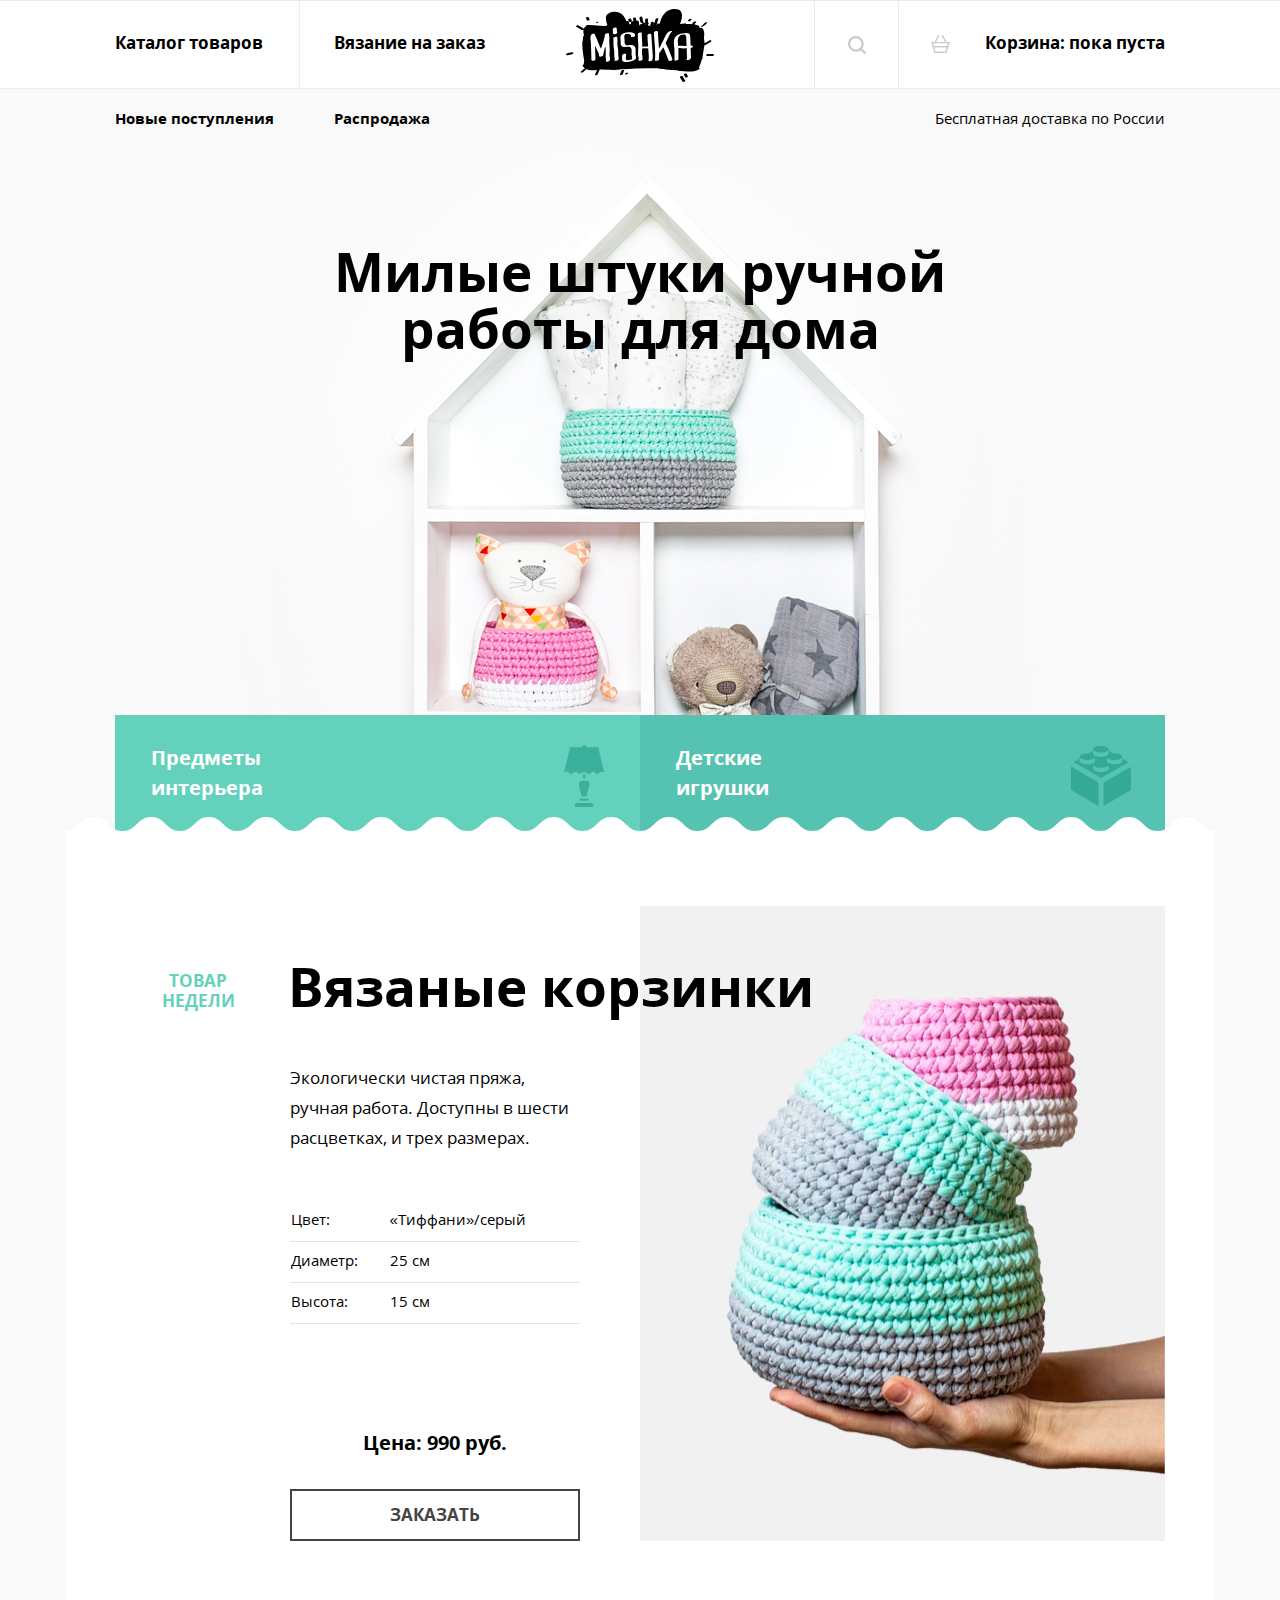
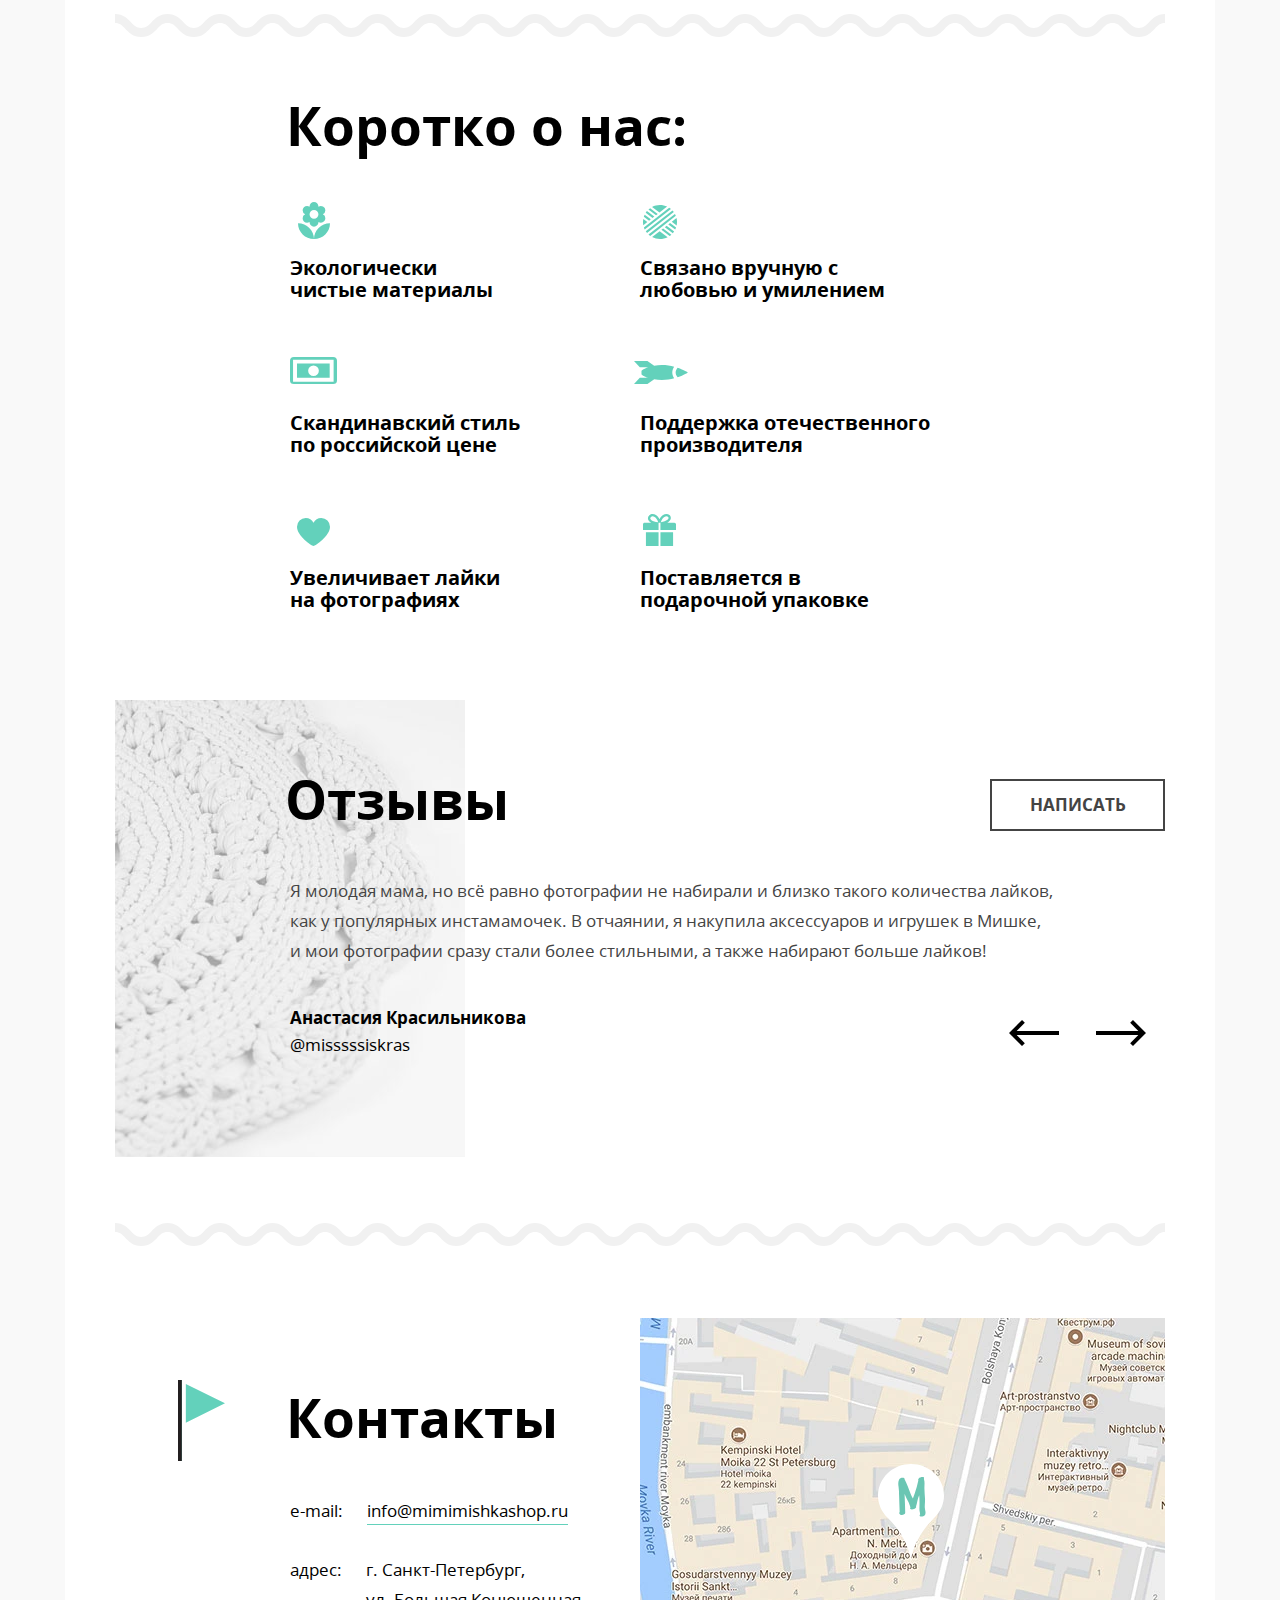
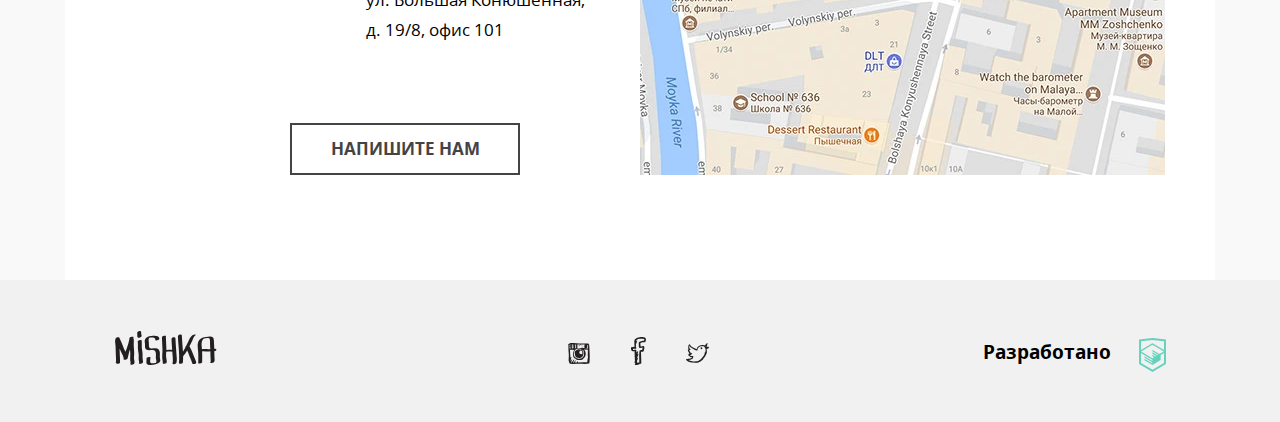
<file: index.html>
<!DOCTYPE html><html lang="ru"><head><meta charset="UTF-8"><meta name="viewport" content="width=device-width,initial-scale=1"><title>Интернет магазин «Мишка»</title><link rel="preload" href="fonts/opensans.woff2" as="font" type="font/woff2" crossorigin=""><link rel="preload" href="fonts/opensansbold.woff2" as="font" type="font/woff2" crossorigin=""><link rel="stylesheet" href="css/style.min.css"></head><body><div style="display: none"><svg xmlns="http://www.w3.org/2000/svg" xmlns:xlink="http://www.w3.org/1999/xlink"><symbol id="icon-cart" viewBox="264.205 370.961 20.294 18.849"><path d="M283.75,378.19h-3.151l-3.407-6.814c-0.185-0.37-0.634-0.52-1.006-0.335 c-0.371,0.186-0.521,0.636-0.335,1.006l3.071,6.143h-9.138l3.072-6.143c0.185-0.371,0.035-0.821-0.335-1.006 c-0.37-0.185-0.821-0.035-1.006,0.335l-3.407,6.814h-3.151c-0.414,0-0.75,0.336-0.75,0.75s0.336,0.75,0.75,0.75h0.157l0.855,2.991 c-0.187,0.137-0.316,0.347-0.316,0.595c0,0.396,0.309,0.71,0.697,0.739l1.656,5.795h12.697l1.656-5.795 c0.388-0.028,0.698-0.344,0.698-0.739c0-0.249-0.129-0.459-0.316-0.596l0.854-2.991h0.157c0.414,0,0.75-0.336,0.75-0.75 S284.164,378.19,283.75,378.19z M279.569,388.311h-10.433l-1.224-4.284h12.881L279.569,388.311z M281.222,382.526h-13.739 l-0.81-2.836h15.359L281.222,382.526z"></path></symbol><symbol id="icon-fb" viewBox="56.519 49.996 14.962 27.718"><g id="facebook"><g><path d="M68.181,55.188c1.026,0.029,1.993,0,2.681-0.3c0.391-0.818,0.556-1.854,0.619-2.989 c-0.19-0.015-0.062-0.337-0.207-0.399c-0.029-0.202-0.278-0.195-0.309-0.398c-0.277-0.165-0.457-0.422-0.723-0.598 c-0.727-0.162-1.44-0.335-2.164-0.499c-0.849,0.044-1.895-0.103-2.58,0.1c-2.619-0.04-3.997,1.12-5.259,2.392 c-0.023,0.078-0.003,0.197-0.105,0.199c-0.574,1.587-0.125,3.621-0.204,5.581c0.099,0.436,0.107,0.958,0.204,1.395 c-0.998,0.296-2.212,0.387-3.402,0.499c-0.317,0.324-0.178,1.089-0.206,1.693c0.085,0.583,0.278,1.06,0.413,1.595 c0.211,0.193,0.596,0.396,0.825,0.498c0.065,0.029,0.071,0.082,0.103,0.1c0.506,0.268,1.451,0.008,2.268,0.1 c-0.136,1.978,0.256,3.915,0,5.68c0.007,0.327,0.295,0.382,0.208,0.798c-0.001,0.963-0.067,1.99,0.208,2.69 c-0.287,0.455-0.497,0.982-0.415,1.794c0.122,0.016,0.114,0.157,0.105,0.299c-0.075,0.47,0.643,0.175,0.515,0.698 c0.162,0.456-0.428,0.184-0.413,0.498v0.896c0.53,0.285,1.462,0.182,2.268,0.199c0.908-0.419,2.188-0.479,2.785-1.196 c0.459,0.235,0.916-0.014,1.238-0.199c-0.018-0.315,0.273-0.333,0.205-0.698c-0.004-0.328-0.173-0.496-0.103-0.896V71.83 c-0.206-2.293-0.048-4.938-0.309-7.176c0.888-0.105,1.917-0.075,2.578-0.398c0.357-0.451,0.377-1.23,0.516-1.895 c0.177-0.226,0.221-0.583,0.206-0.996c0.19-0.213,0.068-0.729,0.104-1.096c-0.141-0.595-0.168-1.3-0.825-1.39 c-0.884-0.235-2.043,0.595-2.991,0.299c0.049-1.134-0.293-2.342,0-3.388C66.761,55.609,67.461,55.39,68.181,55.188z M64.363,59.971c0.117,0.254,0.254,0.486,0.414,0.698c0.079,0.022,0.203,0.003,0.205,0.101c1.192,0.056,2.199-0.069,3.096-0.299 c0,0.998-0.271,1.733-0.518,2.492c-0.662,0.045-1.467,0.3-1.958,0.198c-0.276,0.165-0.372,0.506-0.62,0.698 c-0.049,0.441,0.142,0.495,0,0.797c-0.201,0.137-0.055,0.611-0.205,0.796v1.496c0.085,0.281-0.146,0.258-0.104,0.497v3.488 c-0.085,0.281,0.146,0.258,0.104,0.498v2.989c0.063,0.271-0.132,0.791,0.103,0.896c-0.07,0.364-0.412-0.021-0.824,0.1 c-0.528,0.122-0.926,0.369-1.548,0.4c0.117-0.353,0.32-0.622,0.311-1.097c0.049-0.381-0.365-0.312-0.516-0.49 c0.193-0.644,0.562-1.117,0.722-1.793c0.197-0.515,0.714-1.298,0.31-1.794c-0.522-0.105-0.521,0.293-0.826,0.398 c-0.022,0.077-0.002,0.196-0.103,0.199c-0.023,0.077-0.003,0.196-0.103,0.199c0.01,0.12-0.151,0.062,0,0 c0.022-0.078,0.002-0.197,0.103-0.199c0.023-0.077,0.002-0.197,0.103-0.199v-0.299c0.368-0.575,0.67-1.214,0.826-1.993 c0.191-0.28,0.283-0.656,0.412-0.997c0.156-0.262,0.34-0.869,0.104-1.195c-0.517,0.033-0.796,0.295-0.93,0.697 c-0.32-0.189,0.161-0.434,0.104-0.697c0.138-0.231,0.169-0.566,0.309-0.797c0.202-0.413,0.564-1.304,0-1.596 c-0.438-0.023-0.612,0.207-0.723,0.498c-0.214,0.191-0.43,0.383-0.516,0.698c-0.373-0.07-0.143-0.727-0.206-1.097 c-0.067-0.52,0.122-0.899,0-1.195c-0.56-0.799-2.026-0.105-3.197-0.299c-0.108-0.307-0.222-0.984-0.104-1.195 c1.045-0.088,2.479,0.201,3.197-0.199c0.024-0.078,0.003-0.197,0.104-0.199c0.094-0.723-0.271-1-0.515-1.396 c0.232-0.806,0.04-2.02,0.104-2.989c0.233-0.141,0.328-0.414,0.515-0.598c0.112-0.955,0.673-1.476,0.722-2.49 c-0.273,0.001-0.607-0.055-0.619,0.199c-0.302-0.114-0.382,0.479-0.515,0.199c-0.112-0.541,0.246-0.626,0.309-0.997 c0.599-0.418,1.212-0.82,1.856-1.195c1.741-0.244,4.648-0.449,6.086,0.198c0.051,0.616-0.287,0.854-0.207,1.496h-1.546 c-1.092,0.24-1.987,0.672-2.991,0.997c-0.24,0.066-0.276,0.331-0.516,0.398c-0.036,0.396-0.225,0.646-0.311,0.996 C64.182,57.424,64.394,58.582,64.363,59.971z"></path></g></g></symbol><symbol id="icon-feature-ball" viewBox="0 0 34.373 34.373"><g><path fill="#63d1bb" d="M0.286,14.069c-0.382,2.073-0.384,4.211,0.008,6.301l4.121-3.21L0.286,14.069z"></path><path fill="#63d1bb" d="M24.403,1.585C19.62-0.623,13.959-0.559,9.149,1.992l7.513,5.625L24.403,1.585z"></path><path fill="#63d1bb" d="M33.901,13.175l-4.811,3.748l4.936,3.695C34.522,18.173,34.489,15.63,33.901,13.175z"></path><path fill="#63d1bb" d="M9.209,32.414c4.844,2.534,10.724,2.65,15.73,0.113l-8.096-6.062L9.209,32.414z"></path><path fill="#63d1bb" d="M7.914,14.433L1.681,9.767c-0.32,0.669-0.595,1.356-0.825,2.056l5.308,3.974L7.914,14.433z"></path><path fill="#63d1bb" d="M18.593,25.102l8.336,6.242c0.277-0.191,0.551-0.391,0.82-0.601c0.318-0.248,0.625-0.505,0.92-0.771l-8.326-6.234 L18.593,25.102z"></path><path fill="#63d1bb" d="M11.413,11.707L4.002,6.158C3.54,6.709,3.117,7.285,2.733,7.881l6.931,5.189L11.413,11.707z"></path><path fill="#63d1bb" d="M22.093,22.375l8.092,6.059c0.471-0.544,0.904-1.112,1.297-1.701l-7.639-5.721L22.093,22.375z"></path><path fill="#63d1bb" d="M14.913,8.98L7.196,3.203C7.003,3.341,6.812,3.482,6.623,3.629C6.227,3.938,5.849,4.261,5.487,4.597l7.676,5.747 L14.913,8.98z"></path><path fill="#63d1bb" d="M25.592,19.649l6.972,5.221c0.33-0.662,0.615-1.341,0.855-2.033l-6.077-4.55L25.592,19.649z"></path><path fill="#63d1bb" d="M26.448,2.706L0.88,22.626c0.233,0.698,0.513,1.386,0.839,2.059l26.52-20.663C27.667,3.541,27.068,3.102,26.448,2.706z"></path><path fill="#63d1bb" d="M30.743,6.624c-0.301-0.386-0.614-0.754-0.939-1.106L2.786,26.567c0.262,0.402,0.542,0.797,0.843,1.183 c0.142,0.183,0.288,0.359,0.436,0.534L31.155,7.176C31.021,6.99,30.886,6.806,30.743,6.624z"></path><path fill="#63d1bb" d="M32.298,8.999L5.552,29.838c0.544,0.501,1.114,0.962,1.708,1.382l25.962-20.228C32.959,10.314,32.651,9.648,32.298,8.999z"></path></g></symbol><symbol id="icon-feature-flower" viewBox="8.014 4.35 31.972 37.301"><path fill="#63d1bb" d="M24,41.65c8.827,0,15.986-7.159,15.986-15.986C31.158,25.664,24,32.822,24,41.65z M12.641,20.78 c0,2.451,1.989,4.441,4.44,4.441c0.932,0,1.803-0.294,2.513-0.782l-0.036,0.337c0,2.451,1.99,4.441,4.441,4.441 s4.44-1.99,4.44-4.441l-0.036-0.337c0.719,0.497,1.582,0.782,2.514,0.782c2.451,0,4.44-1.99,4.44-4.441 c0-1.768-1.038-3.286-2.54-3.997c1.492-0.71,2.54-2.229,2.54-3.997c0-2.451-1.989-4.44-4.44-4.44c-0.932,0-1.803,0.293-2.514,0.781 L28.44,8.79c0-2.451-1.989-4.44-4.44-4.44s-4.441,1.99-4.441,4.44l0.036,0.337c-0.719-0.497-1.581-0.781-2.513-0.781 c-2.451,0-4.44,1.99-4.44,4.44c0,1.768,1.039,3.286,2.54,3.997C13.68,17.494,12.641,19.012,12.641,20.78z M24,12.343 c2.451,0,4.44,1.989,4.44,4.44c0,2.451-1.989,4.44-4.44,4.44s-4.441-1.99-4.441-4.44C19.559,14.332,21.549,12.343,24,12.343z  M8.014,25.664c0,8.827,7.158,15.986,15.986,15.986C24,32.822,16.842,25.664,8.014,25.664z"></path></symbol><symbol id="icon-feature-gift" viewBox="239.665 239.757 32.666 32.486"><path fill="#63d1bb" d="M242.56,272.243h12.504v-13.91H242.56V272.243z M270.742,248.623h-7.335 c0.521-0.267,0.984-0.549,1.396-0.845c1.588-1.133,2.424-2.57,2.42-3.999c0.002-1.169-0.556-2.202-1.359-2.901 c-0.805-0.704-1.869-1.119-3.016-1.121c-1.22-0.001-2.352,0.421-3.32,1.069c-1.459,0.979-2.606,2.451-3.424,4.067 c-0.039,0.079-0.078,0.157-0.115,0.236c-0.299-0.623-0.647-1.226-1.041-1.792c-0.691-0.985-1.523-1.86-2.497-2.511 c-0.97-0.646-2.103-1.069-3.322-1.069c-1.213,0.004-2.323,0.514-3.155,1.295c-0.828,0.783-1.41,1.885-1.412,3.135 c-0.002,0.73,0.211,1.494,0.649,2.188c0.552,0.872,1.424,1.628,2.633,2.248h-6.588c-0.878,0-1.591,0.712-1.591,1.59v5.897h15.396 v-7.488h1.873v7.488h15.396v-5.897C272.333,249.334,271.621,248.623,270.742,248.623 M248.38,246.284 c-0.622-0.391-1-0.785-1.22-1.135c-0.22-0.354-0.294-0.662-0.296-0.963c-0.004-0.504,0.248-1.042,0.691-1.461 c0.437-0.415,1.028-0.667,1.562-0.667h0.013c0.685,0,1.366,0.231,2.046,0.683c1.018,0.671,1.975,1.85,2.645,3.187 c0.342,0.676,0.609,1.39,0.789,2.087C251.528,247.694,249.532,247.013,248.38,246.284 M258.917,244.657 c0.557-0.797,1.21-1.466,1.887-1.916c0.68-0.451,1.362-0.683,2.047-0.683h0.006c0.574,0,1.117,0.22,1.494,0.55 c0.377,0.336,0.571,0.739,0.573,1.171c-0.004,0.512-0.272,1.259-1.467,2.132c-1.138,0.825-3.101,1.673-6.127,2.265 C257.62,246.974,258.177,245.704,258.917,244.657 M256.937,272.243h12.506v-13.91h-12.506V272.243z"></path></symbol><symbol id="icon-feature-heart" viewBox="47.475 50.071 33.05 27.857"><path fill="#63d1bb" d="M80.525,58.808c0-4.825-3.912-8.736-8.736-8.736c-3.405,0-6.348,1.951-7.789,4.793 c-1.441-2.842-4.384-4.793-7.789-4.793c-4.825,0-8.736,3.911-8.736,8.736c0,9.127,14.657,19.121,16.525,19.121 C65.869,77.929,80.525,67.979,80.525,58.808z"></path></symbol><symbol id="icon-feature-money" viewBox="46.212 56.834 46.575 27.332"><path fill="#63d1bb" d="M88.882,56.834H50.116c-2.156,0-3.904,1.749-3.904,3.905v19.521c0,2.156,1.748,3.905,3.904,3.905h38.766 c2.156,0,3.905-1.749,3.905-3.905V60.739C92.787,58.583,91.038,56.834,88.882,56.834z M49.235,81.784V59.551h40.202v22.233H49.235z"></path><path fill="#63d1bb" d="M53.14,77.88h32.395V63.456H53.14V77.88z M69.5,65.354c2.936,0,5.315,2.38,5.315,5.314c0,2.936-2.379,5.314-5.315,5.314 s-5.314-2.379-5.314-5.314C64.185,67.733,66.564,65.354,69.5,65.354z"></path></symbol><symbol id="icon-feature-rocket" viewBox="612.532 500.386 54.156 23.183"><g><path fill="#63d1bb" d="M652.844,506.098c-3.647-0.971-7.839-1.667-12.359-1.666c-2.891,0.001-5.457,0.243-7.71,0.623l-6.784-4.668l-13.456,0.005 l5.811,6.184h8.447c-4.58,1.598-6.759,3.515-6.759,3.515l0.002,3.777c0,0,2.313,1.912,6.931,3.518l-8.623-0.005l-5.811,6.188 l13.455,0.002l6.816-4.692c2.261,0.398,4.822,0.647,7.681,0.648c4.522-0.001,8.712-0.697,12.36-1.667 c-1.176-1.775-1.915-3.743-1.918-5.877C650.93,509.842,651.665,507.871,652.844,506.098z"></path><path fill="#63d1bb" d="M656.267,507.132c-1.284,1.605-1.969,3.25-1.965,4.84c-0.007,1.597,0.677,3.238,1.968,4.847 c6.399-2.162,10.419-4.841,10.419-4.841S662.67,509.298,656.267,507.132z"></path></g></symbol><symbol id="icon-flag" viewBox="-11.34 -28.346 46.68 81.691"><g id="miu"><g id="Artboard-1" transform="translate(-755.000000, -443.000000)"><g id="slice" transform="translate(215.000000, 119.000000)"></g><g id="editor-flag-triangle-notification-glyph"><path fill="#63D1BB" d="M751.439,418.545v38.9l38.9-19.451L751.439,418.545z M743.66,496.346v-81.691h3.805v81.691H743.66z"></path></g></g></g><g><rect x="-11.34" y="-28.346" fill="#231F20" width="3.805" height="81.691"></rect></g></symbol><symbol id="icon-htmlacademy" viewBox="0 0 26.943 34.09"><path d="M13.62,0.017L13.472,0L0,1.412v24.661l13.473,8.017l13.43-7.99l0.042-0.025V1.412L13.62,0.017z M25.019,12.127L13.495,5.334 L13.494,5.23l-0.087,0.05l-0.088-0.056v0.109L1.925,12.118V3.147l11.548-1.212l11.547,1.212V12.127z M13.405,6.787L24.923,13.5 l-4.479,2.64l-7.093-4.221l-0.014,1.415l5.904,3.513l-0.86,0.507l-5.03-2.992l-0.014,1.415l3.827,2.275l-0.782,0.523l-3.031-1.787 l-0.014,1.413l1.853,1.091l-1.8,1.081L2.034,13.622L13.405,6.787z M1.925,15.127l11.411,6.791l0.016,1.044L5.41,18.234L5.395,19.65 l7.979,4.795l0.018,1.076l-7.973-4.74l-0.013,1.414l8.021,4.822l0.046,0.025l8.143-4.872l-0.011-5.177l3.415-2.036v10.021 L13.472,31.85L1.925,24.979V15.127z"></path></symbol><symbol id="icon-insta" viewBox="53.115 53.19 21.769 21.334"><g id="instagram"><g><path d="M74.881,65.336c-0.013-2.395-0.344-4.788-0.303-7.135c-0.023-0.788-0.086-1.535-0.152-2.278 c-0.105-0.3-0.111-0.699-0.152-1.062c-0.26-0.17-0.222-0.64-0.456-0.835c-0.423-0.233-1.201-0.114-1.744-0.22 c-0.657-0.026-1.254-0.115-1.899-0.153c-1.936-0.101-3.973-0.076-5.996-0.076c-2.001,0-3.954-0.145-5.695-0.379h-2.202 c-0.097,0.004-0.105,0.098-0.227,0.076c-0.599,0.034-1.077,0.188-1.595,0.303c-0.21,0.119-0.421,0.235-0.683,0.304 c-0.136,0.192-0.513,0.145-0.607,0.379c-0.186,0.212,0.185,0.451,0,0.607v0.911c0.173,0.13,0.027,0.58,0.075,0.835v0.987 c-0.017,1.281,0.134,2.397,0.076,3.72c0.467,2.762,0.374,6.537,0.076,9.413c0.155,0.579,0.363,1.105,0.455,1.746 c0.256,0.479,0.335,1.133,0.683,1.52c0.502,0.206,1.233,0.186,1.898,0.229c0.383,0.098,0.667,0.293,1.14,0.30 c2.843-0.21,5.496-0.154,8.427-0.229c2.704,0.24,5.802,0.188,8.275-0.228c0.195-0.134,0.128-0.529,0.228-0.76 c-0.056-0.385,0.207-0.449,0.228-0.759C74.862,70.157,74.895,67.763,74.881,65.336z M61.899,59.111 c0.757-0.153,1.48-0.341,2.429-0.304c0.71,0.076,1.287,0.283,1.897,0.456c0.116,0.184-0.243,0.547,0.153,0.684v0.076 c0.059,0.017,0.149,0.002,0.151,0.076c0.445,0.035,0.794,0.167,1.063,0.379c0.45,0.055,0.536,0.476,1.138,0.3 c-0.091,0.213-0.084,0.524-0.075,0.835c0.324,1.183,0.475,2.81,0.303,4.252c-0.164,0.163-0.215,0.442-0.303,0.683 c-0.311,0.322-0.481,0.785-0.836,1.062c-0.095,0.236-0.25,0.408-0.454,0.533c-0.116,0.213-0.206,0.452-0.457,0.53 c-0.298,0.163-0.577,0.011-0.834-0.076c-0.446,0.162-0.904,0.312-1.215,0.607c-0.816-0.096-1.648-0.175-2.43-0.304 c-0.242-0.139-0.487-0.273-0.835-0.305c-0.227-0.204-0.496-0.364-0.836-0.455c-0.101-0.127-0.337-0.118-0.455-0.229 c-0.198-0.029-0.229-0.227-0.456-0.229c-0.118-0.412-0.443-0.618-0.532-1.062c-0.226-0.331-0.308-0.805-0.455-1.215 c-0.043-1.434,0.091-2.692,0.379-3.796c0.346-0.591,0.779-1.094,1.138-1.67c0.249,0.021,0.365-0.09,0.38-0.304 c0.306,0.053,0.434-0.072,0.684-0.075C61.698,59.568,61.71,59.251,61.899,59.111z M60.229,56.378 c-0.117-0.263-0.066-0.691-0.075-1.062c-0.007-0.285,0.278-0.279,0.304-0.532c-0.003-0.074-0.093-0.059-0.152-0.076 c0.126-0.146,0.701-0.097,0.834,0c0.132,0.537-0.354,0.455-0.531,0.684c0.011,0.167,0.322,0.032,0.456,0.076 c0.029,0.854-0.059,1.496,0,2.202h-0.456c-0.007,0.234,0.229,0.226,0.456,0.228c-0.059,0.286,0.092,0.363,0.075,0.607 c-0.226,0.153-0.716,0.042-1.062,0.075C59.975,57.986,60.313,57.205,60.229,56.378z M59.546,54.784 c0.088-0.013,0.134,0.016,0.151,0.076c0.179,0.253,0.01,0.683-0.076,0.911C59.448,55.592,59.595,55.089,59.546,54.784z M59.698,56.606c-0.132-0.069-0.168-0.237-0.152-0.456C59.678,56.221,59.713,56.388,59.698,56.606z M59.698,57.973 c-0.058,0.139-0.082-0.045-0.076-0.152C59.68,57.682,59.703,57.866,59.698,57.973z M59.546,58.201 c0.175-0.024,0.084,0.219,0.228,0.227c-0.009,0.193-0.283,0.179-0.38,0.077C59.433,58.393,59.507,58.312,59.546,58.201z M57.192,56.985c0.006-0.108,0.013-0.214-0.076-0.228c-0.073-0.733,0.13-1.415,0-1.973c0.25-0.155,0.769-0.042,1.139-0.077v1.139 c-0.088,0.064-0.203,0.101-0.379,0.077c-0.054,0.28,0.324,0.131,0.379,0.304c0.008,0.853-0.056,1.777,0.152,2.429 c-0.565-0.059-0.906,0.107-1.442,0.076c0.097-0.612-0.019-1.435,0.531-1.594C57.484,56.997,57.239,57.091,57.192,56.985z M56.661,56.985c-0.204,0.021-0.217-0.534-0.077-0.607C56.912,56.384,56.833,56.879,56.661,56.985z M56.509,57.973 c0.077-0.312,0.034-0.304,0.075-0.683C56.812,57.303,56.844,58.06,56.509,57.973z M56.737,55.923 c-0.263,0.054-0.273-0.266-0.153-0.38C56.847,55.49,56.856,55.81,56.737,55.923z M56.737,54.784 c0.033,0.159-0.052,0.201-0.076,0.304c-0.176,0.023-0.084-0.219-0.229-0.229C56.457,54.757,56.623,54.797,56.737,54.784z M56.509,58.505c0.148-0.031,0.11,0.345-0.076,0.227C56.473,58.67,56.512,58.608,56.509,58.505z M55.825,54.784 c0.029,0.259-0.438,0.32-0.379,0H55.825z M54.838,54.86c-0.034,0.219-0.326,0.179-0.379,0.379 C54.245,55.069,54.543,54.771,54.838,54.86z M54.383,55.619c0.226-0.205,0.451-0.41,0.684-0.607 c-0.021-0.123,0.071-0.131,0.076-0.228h0.229c0.102,0.381-0.261,0.296-0.305,0.531c0.021,0.122-0.072,0.131-0.075,0.227 c0.02,0.335,0.121,0.588,0.075,0.988c-0.27,0.008-0.276,0.28-0.607,0.227C54.482,56.329,54.325,56.083,54.383,55.619z M54.459,58.884V57.29c0.195-0.185,0.396-0.364,0.607-0.532c0.295,0.489,0.179,1.392,0.455,1.897 C55.246,58.812,54.771,58.766,54.459,58.884z M72.68,69.968c-0.109,0.954-0.158,1.968-0.379,2.809 c-2.89,0.123-6.02,0.005-8.883,0.153c-0.199,0.045-0.273-0.031-0.229-0.229c-0.253,0-0.258,0.247-0.531,0.229 c0.201-0.336,0.438-0.898,0.151-1.291c-0.797,0.013-0.797,0.821-1.138,1.291c-0.686-0.053-1.137,0.127-1.823,0.075 c0.18-0.705,0.75-1.021,0.911-1.745c-0.395-0.55-0.989,0.138-1.214,0.455c-0.204,0.48-0.557,0.81-0.76,1.29H57.8 c0.238-0.469,0.489-0.926,0.759-1.366c0.171-0.512,0.625-0.741,0.683-1.367c-0.157-0.28-0.42-0.029-0.683,0 c-0.123,0.182-0.272,0.335-0.38,0.531c-0.232,0.376-0.501,0.714-0.684,1.14c-0.181,0.208-0.335,0.003-0.53,0.227 c-0.389,0.271-0.581,0.736-0.988,0.987c-0.174-0.06,0.039-0.356,0.153-0.38c0.045-0.181-0.096-0.55,0.075-0.607 c0.063-0.366,0.212-0.647,0.379-0.91c0.119-0.742,0.521-1.199,0.684-1.898c-0.559,0.099-0.674,0.643-0.988,0.987 c-0.212,0.445-0.542,0.772-0.683,1.291c-0.174-0.131-0.028-0.58-0.076-0.836c0.122-0.586,0.298-1.119,0.38-1.746 c0.133-0.22,0.173-0.535,0.228-0.834c0.168-0.209,0.046-0.61-0.077-0.761c-0.226,0.027-0.374,0.133-0.455,0.304 c-0.192-0.032-0.193,0.506-0.304,0.304c-0.045-2.587-0.451-4.812-0.456-7.438c0.026-0.331-0.183-0.424-0.228-0.685 c1.629,0.028,3.121,0.091,4.783,0.229c-0.089,0.139-0.199,0.257-0.304,0.379c-0.144,0.07-0.226,0.173-0.378,0.304 c-0.604,1.653-0.975,3.984-0.607,6.15c0.229,0.58,0.589,1.029,0.986,1.441c0.907,0.485,1.635,1.149,2.506,1.671 c1.701,0.361,3.84,0.369,5.541,0c0.236-0.12,0.484-0.226,0.685-0.38c1.364-1.242,2.753-2.459,2.961-4.859v-1.367 c-0.197-1.598-0.688-2.905-1.747-3.644c0.331-0.22,1.099,0.043,1.67,0.076c0.223,0.013,0.447,0.014,0.684,0 c0.408-0.024,0.928-0.055,1.443,0c0.144,0.187,0.113,0.544,0.228,0.76c-0.062,1.684-0.192,3.3-0.152,5.087 c0.103,0.454,0.127,0.986,0.229,1.441C73.046,68.209,72.9,69.126,72.68,69.968z M73.059,58.808 c-0.639-0.12-1.232-0.284-1.897-0.379c0.072-0.333,0.799-0.01,0.987-0.228c0.385-0.223,0.295-0.92,0.304-1.51 c0.032-0.348,0.114-0.644,0.076-1.063c-0.401-0.951-1.783-0.421-2.886-0.455c-0.225,0.718-0.47,1.8-0.304,2.657 c0.169,0.49,1.024,0.292,1.519,0.456c-0.14,0.332-0.688,0.057-0.987,0.076c-0.296-0.083-0.707-0.052-0.986-0.151 c-2.285,0.078-4.284,0.004-6.529,0.151c0.117-1.248,0.063-2.465-0.076-3.645h3.112c-0.344,0.364-0.912,0.507-1.29,0.835 c-0.44,0.244-0.861,0.505-1.139,0.911c0.249,0.134,0.535-0.245,0.759-0.379c0.355-0.074,0.479-0.381,0.835-0.455 c0.423-0.438,1.096-0.625,1.67-0.912c0.378-0.022,0.697,0.013,0.987,0.077c1.283,0.007,2.456,0.126,3.796,0.076 c0.614,0.145,1.45,0.069,1.974,0.304c0.107,0.298,0.231,0.579,0.305,0.911C73.297,57.071,73.14,57.901,73.059,58.808z M67.214,55.088C67.324,55.041,67.205,54.996,67.214,55.088L67.214,55.088z M67.214,55.088c-0.529,0.154-1.019,0.348-1.367,0.682 C66.331,55.572,66.906,55.464,67.214,55.088z M68.276,55.695C68.387,55.648,68.269,55.604,68.276,55.695L68.276,55.695z M66.53,56.606c0.727-0.158,1.181-0.591,1.746-0.911c-0.437,0.019-0.592,0.32-0.987,0.379 C67.074,56.291,66.689,56.334,66.53,56.606z M65.847,55.771C65.736,55.818,65.854,55.863,65.847,55.771L65.847,55.771z M65.164,56.378C65.274,56.332,65.156,56.286,65.164,56.378L65.164,56.378z M65.089,56.454c0.063,0.014,0.07-0.03,0.075-0.076 C65.1,56.364,65.092,56.408,65.089,56.454z M65.012,56.53c0.064,0.014,0.072-0.03,0.077-0.076 C65.022,56.441,65.017,56.483,65.012,56.53z M64.178,57.138c0.346-0.134,0.613-0.348,0.834-0.607 C64.664,56.664,64.397,56.878,64.178,57.138z M66.454,58.125c0.533-0.049,0.749-0.416,1.215-0.531 c0.284-0.298,0.784-0.381,0.987-0.76c-0.56,0.023-0.766,0.399-1.216,0.531C67.156,57.662,66.689,57.778,66.454,58.125z M64.178,57.138C63.861,57.064,64.162,57.365,64.178,57.138L64.178,57.138z M63.645,57.517c0.021,0.021,0.115-0.037,0.076-0.077 C63.7,57.42,63.605,57.478,63.645,57.517z M66.454,58.125C66.344,58.172,66.461,58.216,66.454,58.125L66.454,58.125z M65.314,59.946c-0.223-0.231-0.676-0.233-0.986-0.379c-0.697-0.038-1.223,0.093-1.746,0.229c-0.304,0.151-0.607,0.304-0.91,0.454 c-0.266,0.166-0.444,0.417-0.76,0.532c-0.205,0.225-0.352,0.51-0.684,0.607c-0.004,0.223-0.173,0.281-0.304,0.379 c-0.089,0.115-0.094,0.312-0.227,0.381c-0.007,0.12,0.036,0.29-0.076,0.303c0.108,1.512,0.291,2.948,0.683,4.177 c0.287,0.623,0.975,0.846,1.442,1.29c0.589,0.297,1.328,0.444,2.126,0.531c0.277-0.052,0.553-0.105,0.911-0.076 c1.209-0.209,2.098-0.736,2.81-1.441c0.1-0.281,0.252-0.508,0.455-0.684c-0.254-0.671,0.293-1.098,0.455-1.59 c0.002-1.344-0.201-2.48-0.607-3.415c-0.256-0.579-0.92-0.751-1.366-1.139c-0.059-0.018-0.15-0.003-0.151-0.077 C66.11,59.892,65.646,59.789,65.314,59.946z M61.899,64.273c-0.113-0.063-0.109-0.244-0.152-0.379 C62.003,63.816,61.865,64.131,61.899,64.273z M61.975,64.578c0.041-0.117,0.079-0.006,0.076,0.075 C62.011,64.771,61.972,64.658,61.975,64.578z M62.431,62.527c0.015-0.086,0.075-0.042,0.075,0 C62.492,62.614,62.431,62.57,62.431,62.527z M64.101,60.402c-0.203,0.258,0.041,0.576,0.077,0.836 C63.873,61.199,63.604,60.351,64.101,60.402z M64.48,64.35c-0.04-0.038,0.055-0.097,0.076-0.076 C64.596,64.312,64.502,64.371,64.48,64.35z M65.239,67.234c0.034-0.109,0.066,0.008,0.152,0 C65.373,67.331,65.241,67.311,65.239,67.234z M67.44,64.653c-0.233-0.057-0.145,0.208-0.379,0.152 c0.069-0.159,0.118-0.338,0.229-0.455C67.424,64.369,67.462,64.48,67.44,64.653z M66.303,60.857 c0.211,0.119,0.441,0.217,0.606,0.381c0.085,0.219,0.243,0.363,0.38,0.529c0.058,0.778,0.179,1.492,0.151,2.354 c-0.257,0.099-0.438,0.271-0.683,0.381c-0.78-0.006-1.358-0.212-1.897-0.456c-0.171-0.259-0.355-0.505-0.532-0.759v-1.062 c0.17-0.185,0.319-0.391,0.456-0.607c0.228-0.127,0.508-0.201,0.454-0.607c-0.038-0.062-0.078-0.124-0.075-0.229 c0.158,0.045,0.245,0.159,0.379,0.229C65.865,61.028,65.952,60.811,66.303,60.857z"></path></g></g></symbol><symbol id="icon-interior" viewBox="-259.404 -19.675 40.219 62.411"><g><path fill="#149080" d="M-244.227,18.283c-0.286,0.966-0.245,2.191,0.027,3.639c0.494,2.635,1.687,6.041,2.358,9.67h5.062 c0.696-3.641,1.949-7.05,2.471-9.683c0.287-1.445,0.33-2.66,0.041-3.617c-0.275-0.899-0.89-1.618-2.021-2.303h-5.997 C-243.361,16.668-243.96,17.38-244.227,18.283z"></path><path fill="#149080" d="M-232.395,38.278h-13.799c-1.293,0-2.299,0.976-2.299,2.229v2.229h2.299h13.799h2.299v-2.229 C-230.096,39.254-231.102,38.278-232.395,38.278z"></path><path fill="#149080" d="M-225.262-17.446h-11.732c0-1.244-1.015-2.229-2.3-2.229c-1.283,0-2.3,0.985-2.3,2.229h-11.737l-6.073,25.517 c0.794-0.461,1.589-0.992,2.632-0.992c1.359,0,2.243,0.818,2.924,1.375c0.682,0.557,1.162,0.849,1.447,0.849 c0.292,0.001,0.769-0.287,1.451-0.836c0.681-0.548,1.564-1.358,2.915-1.358c1.349,0,2.237,0.806,2.919,1.354 c0.684,0.549,1.161,0.84,1.451,0.84c0.146,0,0.338-0.073,0.58-0.214c0.242-0.141,0.53-0.353,0.872-0.626 c0.512-0.411,1.139-0.967,1.99-1.218c0.284-0.085,0.593-0.136,0.93-0.136c1.347,0,2.238,0.805,2.92,1.354 c0.683,0.548,1.159,0.84,1.451,0.84c0.287-0.002,0.766-0.296,1.445-0.85c0.684-0.554,1.571-1.367,2.925-1.367 c1.356,0,2.239,0.817,2.919,1.371c0.342,0.276,0.631,0.489,0.872,0.631c0.24,0.143,0.431,0.214,0.575,0.214 c0.288,0,0.762-0.293,1.442-0.854c0.68-0.559,1.567-1.384,2.929-1.384c1.044,0,1.839,0.533,2.632,0.997L-225.262-17.446z"></path><path fill="#149080" d="M-235.881,33.82h-6.864c-0.657,0-1.15,0.479-1.15,1.115c0,0.635,0.493,1.113,1.15,1.113h6.9c0.655,0,1.15-0.479,1.15-1.113 c0-0.636-0.495-1.115-1.15-1.115H-235.881z"></path><path fill="#149080" d="M-239.295,9.336c-0.146,0-0.338,0.074-0.58,0.213c-0.157,0.094-0.37,0.261-0.57,0.41v3.731h2.299V9.959 C-238.651,9.581-239.054,9.336-239.295,9.336z"></path></g></symbol><symbol id="icon-left-arrow" viewBox="0 0 50 26.003"><polygon points="50,11.002 7.659,11.002 15.833,2.828 13.005,0 0,12.998 0.003,13.001 0,13.005 13.005,26.003 15.833,23.175 7.661,15.002 50,15.002 "></polygon></symbol><symbol id="icon-logo-footer" viewBox="0 0 101.615 34.056"><g><path d="M19.135,21.495c-0.083-2.683-0.51-5.347-0.475-8.035c0.028-2.174,0.389-4.41-0.36-6.495 c0.047-0.237,0.096-0.473,0.14-0.711c0.193-1.045-3.271-0.492-3.813,0.464c-0.343,0.28-0.519,0.615-0.375,0.957 c0.037,0.086,0.069,0.174,0.102,0.261c-0.656,3.204-1.57,6.306-2.621,9.412c-0.402,1.188-0.888,2.349-1.298,3.533 c-0.582-1.104-1.169-2.194-1.643-3.377C7.418,14.071,6.18,10.602,4.505,7.298C4.695,5.77,1.301,5.93,0.632,7.33 c-0.809,1.694-0.705,3.403-0.438,5.214c0.3,2.042,0.353,4.05,0.377,6.111c0.047,3.976,0.358,7.943,0.417,11.919 c-0.354,0.395-0.461,0.881-0.091,1.375c0.162,0.216,0.361,0.382,0.571,0.549c0.904,0.724,3.5,0.107,3.496-1.271 c-0.014-4.123-0.312-8.238-0.42-12.358c-0.011-0.404-0.018-0.807-0.024-1.21c0.057,0.145,0.114,0.29,0.171,0.434 c0.64,1.604,1.31,3.163,2.185,4.654c0.868,1.478,1.303,3.064,1.803,4.677c-0.189,0.217-0.303,0.462-0.233,0.708 c-0.039,0.18,0.07,0.292,0.251,0.36c0.639,0.548,1.841,0.274,2.509-0.007c0.287-0.121,0.561-0.261,0.826-0.424 c0.345-0.212,0.883-0.679,0.729-1.159c-0.03-0.093-0.058-0.186-0.087-0.279c0.47-1.27,0.709-2.589,0.965-3.93 c0.272-1.428,0.782-2.78,1.295-4.133c0.052,0.619,0.106,1.238,0.156,1.855c0.204,2.554,0.033,5.072,0.007,7.626 c-0.008,0.847,0.054,1.633,0.219,2.461c0.068,0.343,0.367,1.808,0.281,1.887c-0.611,0.564-0.433,1.257,0.385,1.437 c0.915,0.201,2.081-0.105,2.77-0.742c1.198-1.106,0.632-2.845,0.361-4.241C18.661,26.501,19.208,23.879,19.135,21.495z"></path><path d="M27.499,22.17c-0.074-1.988-0.765-3.862-0.774-5.872c-0.011-2.305,0.181-4.593-0.155-6.886 c-0.106-0.725-4.056,0.1-3.917,1.05c0.309,2.11,0.197,4.229,0.159,6.354c-0.037,2.044,0.468,3.898,0.73,5.904 c0.269,2.054-0.084,4.157,0.149,6.213c0.109,0.962,0.75,2.743,0.089,3.58c-0.42,0.532,1.469,0.342,1.553,0.326 c0.769-0.142,1.793-0.392,2.304-1.038c0.653-0.828,0.196-2.426,0.053-3.357C27.374,26.385,27.576,24.249,27.499,22.17z"></path><path d="M43.828,18.851c-2.062-2.784-5.889-0.78-8.561-1.54c-1.377-0.392-1.395-2.271-1.392-3.396 c0.004-1.426-0.114-2.732-0.273-4.146c-0.119-1.052-0.024-2.121,0.746-2.904c0.142-0.144,0.859-0.336,0.81-0.339 c0.354-0.061,0.676-0.076,1.067-0.093c1.549-0.066,4.613,0.232,4.019,2.483c-0.266,1.01,3.596,0.431,3.877-0.637 c1.213-4.598-7.284-3.714-9.686-3.078C32.225,5.789,29.787,7.047,29.66,9.6c-0.061,1.219,0.273,2.379,0.325,3.587 c0.061,1.39-0.198,2.776,0.289,4.118c1.082,2.982,5.52,1.576,7.778,1.745c3.845,0.287,2.697,5.469,2.748,7.883 c0.027,1.288,1.181,3.429,0.211,4.507c-0.595,0.662-1.982,0.699-2.792,0.768c-0.813,0.068-2.201,0.312-2.742-0.461 c-0.993-1.418,0.091-3.799-0.121-5.425c-0.121-0.924-4.066-0.095-3.917,1.05c0.342,2.627-1.399,6.145,2.402,6.596 c2.441,0.289,5.191-0.161,7.5-0.928c1.196-0.396,2.307-0.942,3.243-1.793c1.035-0.941,0.694-2.348,0.417-3.547 C44.324,24.782,45.732,21.421,43.828,18.851z"></path><path d="M61.155,18.662c-0.122-3.777-0.69-7.513-0.706-11.297c-0.008-1.971-3.963-1.305-3.957,0.343 c0.015,3.608,0.497,7.167,0.682,10.764c0.004,0.074,0.008,0.147,0.013,0.221c-1.949-0.018-3.899,0.177-5.853,0.246 c0.201-4.633-0.611-9.227-0.435-13.857c0.022-0.582-3.874-0.09-3.917,1.049c-0.171,4.475,0.587,8.915,0.453,13.392 c-0.064,2.136-0.245,4.264-0.259,6.402c-0.007,1.095,0.171,2.183,0.329,3.263c0.146,0.999,0.484,2.331,0.182,3.318 c-0.237,0.772,3.561,0.29,3.862-0.694c0.544-1.778-0.222-4.039-0.405-5.839c-0.175-1.725-0.039-3.499,0.083-5.248 c2.03-0.13,4.059-0.297,6.08-0.012c0.09,1.378,0.196,2.754,0.322,4.134c0.105,1.157,0.179,2.313,0.196,3.475 c0.015,1.019,0.142,2.496-0.221,3.461c-0.773,2.057,3.15,1.889,3.723,0.364c0.703-1.87,0.502-4.199,0.383-6.164 C61.562,23.54,61.233,21.109,61.155,18.662z"></path><path d="M78.087,23.136c-0.939-2.758-2.373-5.177-3.616-7.797c1.001-1.949,2.018-3.898,2.932-5.888 c0.831-1.808,1.446-3.819,3.08-5.092c0.574-0.447,0.55-0.896-0.255-0.951c-0.875-0.061-2.064,0.192-2.77,0.742 c-1.485,1.158-2.427,2.563-3.201,4.268c-0.932,2.051-1.896,4.063-2.914,6.075c-0.074,0.147-0.149,0.295-0.224,0.443 c-0.49,0.315-0.785,0.762-0.639,1.266c-0.792,1.563-1.6,3.117-2.499,4.61c-0.299-5.534-0.955-11.061-1.15-16.6 c-0.045-1.27-3.971-0.479-3.917,1.049c0.243,6.868,1.219,13.719,1.286,20.587c-0.016,0.017-0.031,0.034-0.047,0.051 c-0.301,0.308-0.19,0.494,0.051,0.602c0.002,1.75-0.059,3.501-0.209,5.254c-0.472,0.745,0.463,1.139,1.084,1.139 c0.032,0,0.064,0,0.096,0c0.739,0,2.626-0.35,2.718-1.364c0.191-2.1,0.251-4.196,0.232-6.291c1.59-1.715,2.89-3.63,4.055-5.635 c0.759,1.48,1.482,2.972,1.989,4.582c0.861,2.741,2.299,5.261,3.131,8.014c0.544,1.806,4.457,0.738,3.917-1.049 C80.388,28.398,79.013,25.854,78.087,23.136z"></path><path d="M101.59,18.501c-0.21-0.832-1.372-0.849-2.271-0.77c-0.012-0.335-0.02-0.671-0.036-1.006 c-0.125-2.661-0.165-5.379-0.392-8.032c-0.209-2.458-1.585-3.337-3.972-3.247c-2.416,0.092-5.229,0.527-7.482,1.403 c-2.607,1.014-4.058,2.935-4.559,5.681c-0.549,3.014,0.24,6.219,0.373,9.246c0.154,3.503,0.066,7.014,0.062,10.519 c0,0.573,3.916,0.031,3.917-1.049c0.003-2.776,0.042-5.551,0-8.327c-0.013-0.818-0.051-1.632-0.102-2.444 c1.369-0.593,3.687,0.012,5.05,0.141c1.107,0.104,2.169-0.166,3.244-0.292c0.021,2.312,0.107,4.635,0.202,6.944 c0.049,1.184,0.477,3.53-0.354,4.511c-0.437,0.516,1.48,0.343,1.555,0.33c0.793-0.146,1.761-0.401,2.303-1.041 c0.949-1.12,0.456-3.79,0.401-5.126c-0.078-1.91-0.102-3.824-0.141-5.737C100.542,20.058,101.805,19.351,101.59,18.501z M86.972,18.351c-0.103-1.245-0.217-2.49-0.303-3.743c-0.16-2.331,0.117-5.583,2.29-6.999c0.58-0.379,1.675-0.315,2.354-0.438 c0.97-0.176,1.956-0.389,2.829,0.19c1.21,0.802,0.912,3.657,0.911,4.869c-0.003,2.005,0.207,4.001,0.31,6.003 c-0.552,0.055-1.111,0.089-1.683,0.076C91.394,18.256,89.136,17.896,86.972,18.351z"></path><path d="M24.108,6.7c0.521-0.05,1.045-0.226,1.477-0.524c0.085-0.072,0.171-0.144,0.256-0.216c0.52-0.335,0.972-0.827,0.728-1.361 c-0.504-1.105-0.423-2.231-0.416-3.414c0.006-0.958-0.963-1.246-1.781-1.174c-0.723,0.063-2.168,0.581-2.175,1.52 c-0.006,0.993-0.071,2.016,0.109,2.992c-0.047,0.113-0.074,0.239-0.104,0.355c-0.055,0.212,0.016,0.42,0.142,0.59 c0,0.045,0.002,0.089,0.002,0.134c0.005,0.112,0.01,0.224,0.015,0.335c0.073,0.232,0.216,0.409,0.429,0.53 C23.178,6.7,23.668,6.742,24.108,6.7z"></path></g></symbol><symbol id="icon-mail" viewBox="0 0 32 32"><path d="M28,5H4C1.791,5,0,6.792,0,9v13c0,2.209,1.791,4,4,4h24c2.209,0,4-1.791,4-4V9 C32,6.792,30.209,5,28,5z M2,10.25l6.999,5.25L2,20.75V10.25z M30,22c0,1.104-0.898,2-2,2H4c-1.103,0-2-0.896-2-2l7.832-5.875 l4.368,3.277c0.533,0.397,1.166,0.6,1.8,0.6c0.633,0,1.266-0.201,1.799-0.6l4.369-3.277L30,22L30,22z M30,20.75l-7-5.25l7-5.25 V20.75z M17.199,18.602c-0.35,0.263-0.763,0.4-1.199,0.4s-0.851-0.139-1.2-0.4L10.665,15.5l-0.833-0.625L2,9.001V9 c0-1.103,0.897-2,2-2h24c1.102,0,2,0.897,2,2L17.199,18.602z"></path></symbol><symbol id="icon-map-pin" viewBox="0 0 66 100.801"><path fill="#FFFFFF" d="M56.334,9.228c-12.892-12.305-33.773-12.305-46.667,0c-12.891,12.297-12.891,32.248,0,44.542 c0,0,23.318,21.832,23.318,47.031c0-25.199,23.343-47.031,23.343-47.031C69.225,41.476,69.225,21.525,56.334,9.228z"></path><path fill="#6BC6B3" d="M47.036,45.522c-0.636-3.277,0.13-6.947,0.027-10.284c-0.115-3.755-0.713-7.485-0.665-11.246 c0.039-3.044,0.545-6.173-0.503-9.091c0.065-0.332,0.134-0.662,0.195-0.995c0.271-1.463-4.577-0.689-5.338,0.649 c-0.479,0.393-0.726,0.861-0.523,1.339c0.051,0.121,0.097,0.243,0.142,0.365c-0.917,4.485-2.197,8.827-3.668,13.174 c-0.563,1.663-1.244,3.288-1.817,4.946c-0.814-1.545-1.638-3.071-2.3-4.728c-1.922-4.805-3.656-9.661-6-14.285 c0.266-2.14-4.484-1.916-5.421,0.044c-1.132,2.371-0.986,4.763-0.613,7.299c0.42,2.858,0.494,5.668,0.528,8.554 c0.066,5.566,0.502,11.119,0.584,16.684c-0.496,0.552-0.646,1.233-0.127,1.924c0.226,0.302,0.505,0.535,0.799,0.769 c1.265,1.013,4.899,0.15,4.893-1.779c-0.02-5.771-0.437-11.531-0.589-17.299c-0.015-0.565-0.025-1.129-0.034-1.694 c0.08,0.203,0.159,0.406,0.24,0.607c0.896,2.245,1.833,4.427,3.059,6.514c1.214,2.068,1.824,4.289,2.523,6.547 c-0.265,0.303-0.423,0.647-0.326,0.991c-0.055,0.251,0.099,0.409,0.352,0.504c0.894,0.766,2.578,0.383,3.513-0.01 c0.4-0.168,0.785-0.364,1.155-0.593c0.483-0.297,1.236-0.95,1.021-1.622c-0.041-0.13-0.081-0.26-0.121-0.391 c0.657-1.776,0.992-3.625,1.352-5.5c0.381-2,1.095-3.892,1.812-5.786c0.073,0.867,0.149,1.732,0.219,2.597 c0.285,3.575,0.046,7.099,0.011,10.674c-0.013,1.186,0.074,2.287,0.306,3.445c0.096,0.479,0.514,2.53,0.394,2.642 c-0.855,0.79-0.606,1.759,0.539,2.011c1.279,0.281,2.912-0.148,3.877-1.039C48.207,49.911,47.414,47.479,47.036,45.522z"></path></symbol><symbol id="icon-menu-close" viewBox="0 0 20.514 20.512"><polygon fill="#231F20" points="20.513,1.414 19.099,0 10.256,8.842 1.414,0 0,1.414 8.842,10.256 0,19.098 1.414,20.512 10.256,11.67 19.099,20.512 20.513,19.098 11.671,10.256 "></polygon></symbol><symbol id="icon-menu-open" viewBox="0 0 19.958 14"><rect fill="#231F20" width="19.958" height="2"></rect><rect y="6" fill="#231F20" width="19.958" height="2"></rect><rect y="12" fill="#231F20" width="19.958" height="2"></rect></symbol><symbol id="icon-phone" viewBox="0 0 24.829 24.333"><g><g id="UrwUhy_2_"><g><path d="M17.321,24.333c-0.371,0-0.744,0-1.115,0c-4.904-0.58-8.497-2.857-11.11-5.772C2.473,15.637,0.402,11.875,0,6.817 c0-0.453,0-0.906,0-1.358c0.091-0.921,0.544-1.55,1.067-2.086c0.65-0.666,1.63-1.522,2.522-1.553 c0.659-0.022,1.78,0.451,2.232,1.066c0.388,0.53,0.595,1.59,0.775,2.378c0.185,0.797,0.6,1.95,0.485,2.717 C6.905,9.177,5.317,9.684,4.85,10.553c1.551,3.721,4.089,6.456,7.472,8.345c0.847-0.465,1.595-1.864,2.767-1.892 c0.428-0.012,0.972,0.209,1.406,0.34c0.477,0.143,0.891,0.326,1.311,0.484c0.705,0.266,1.957,0.621,2.378,1.213 c0.433,0.61,0.681,1.608,0.581,2.231C20.571,22.508,18.538,23.877,17.321,24.333z"></path></g></g><path d="M12.529,1.528c5.949,0,10.771,4.822,10.771,10.771h1.529C24.829,5.507,19.323,0,12.529,0V1.528z"></path><path d="M12.529,9.327v1.552c0.785,0,1.421,0.636,1.421,1.42h1.553C15.502,10.657,14.172,9.327,12.529,9.327z"></path><path d="M12.529,6.246c3.345,0,6.056,2.71,6.056,6.054h1.588c0-4.22-3.422-7.641-7.644-7.641V6.246z"></path></g></symbol><symbol id="icon-play" viewBox="247.3 382.56 100.678 76.891"><g><g><path fill="#63D1BB" d="M344.255,400.708c0,0-0.92-7.008-3.785-10.078c-3.632-4.041-7.674-4.066-9.541-4.297 c-13.326-1.023-33.303-1.023-33.303-1.023h-0.051c0,0-19.978,0-33.304,1.023c-1.867,0.23-5.908,0.256-9.54,4.297 c-2.84,3.096-3.786,10.078-3.786,10.078s-0.896,8.211-0.896,16.422v7.699c0,8.21,0.947,16.421,0.947,16.421 s0.921,7.009,3.785,10.078c3.632,4.041,8.364,3.913,10.487,4.349c7.622,0.767,32.356,1.022,32.356,1.022 s20.003-0.025,33.329-1.048c1.867-0.23,5.908-0.256,9.54-4.298c2.84-3.069,3.786-10.078,3.786-10.078s0.946-8.21,0.946-16.421 v-7.699C345.202,408.919,344.255,400.708,344.255,400.708z"></path><path fill="#FFFFFF" d="M297.614,459.449h-0.016c-1.015-0.011-24.946-0.266-32.604-1.037l-0.14-0.014l-0.137-0.028 c-0.271-0.056-0.668-0.107-1.126-0.167c-2.503-0.328-7.159-0.938-10.839-5.019c-3.354-3.616-4.377-10.771-4.483-11.576 l-0.005-0.043c-0.039-0.342-0.965-8.463-0.965-16.736v-7.699c0-8.266,0.875-16.378,0.912-16.72l0.009-0.071 c0.108-0.802,1.155-7.928,4.474-11.557c3.996-4.439,8.531-4.899,10.712-5.121c0.192-0.02,0.37-0.037,0.529-0.058l0.126-0.013 c13.277-1.019,33.312-1.031,33.514-1.031h0.051c0.201,0,20.236,0.013,33.514,1.031l0.126,0.013 c0.159,0.021,0.337,0.038,0.529,0.058c2.179,0.221,6.71,0.682,10.704,5.112c3.354,3.616,4.377,10.771,4.483,11.577l0.005,0.043 c0.039,0.342,0.965,8.459,0.99,16.753v7.708c0,8.273-0.926,16.395-0.965,16.736l-0.007,0.053 c-0.108,0.805-1.156,7.953-4.478,11.562c-3.994,4.435-8.527,4.896-10.707,5.117c-0.193,0.02-0.371,0.037-0.53,0.057l-0.126,0.013 c-13.276,1.02-33.334,1.057-33.535,1.058L297.614,459.449L297.614,459.449z M265.67,452.952 c7.477,0.729,31.216,0.989,31.968,0.997c0.657-0.001,20.135-0.049,33.047-1.036c0.178-0.021,0.371-0.041,0.58-0.062 c1.836-0.186,4.608-0.468,7.186-3.335l0.026-0.029c1.825-1.974,2.853-6.928,3.075-8.552c0.059-0.514,0.926-8.358,0.926-16.08 v-7.699c-0.023-7.76-0.896-15.627-0.951-16.109c-0.32-2.382-1.434-6.789-3.066-8.539l-0.035-0.038 c-2.577-2.868-5.351-3.149-7.186-3.336c-0.209-0.021-0.402-0.041-0.58-0.062c-13.066-0.998-32.834-1.011-33.033-1.011h-0.051 c-0.198,0-19.967,0.013-33.033,1.011c-0.177,0.021-0.371,0.041-0.58,0.062c-1.835,0.187-4.607,0.468-7.186,3.336l-0.019,0.021 c-1.828,1.993-2.855,6.924-3.082,8.552c-0.062,0.591-0.875,8.399-0.875,16.089v7.699c0,7.749,0.871,15.598,0.926,16.083 c0.32,2.381,1.433,6.789,3.066,8.539l0.035,0.039c2.322,2.584,5.303,2.975,7.479,3.259 C264.788,452.812,265.246,452.872,265.67,452.952z"></path></g></g><g><polygon fill="#FFFFFF" points="285.733,403.138 285.733,438.846 315.48,420.992 	"></polygon></g></symbol><symbol id="icon-right-arrow" viewBox="0 0 50 26.003"><polygon points="0,11.002 42.341,11.002 34.166,2.828 36.995,0 50,12.998 49.996,13.001 50,13.005 36.995,26.003 34.166,23.175 42.339,15.002 0,15.002 "></polygon></symbol><symbol id="icon-search" viewBox="-0.8 -0.8 17.6 17.6"><path d="M16.47,14.93l-3.415-3.415C14.02,10.226,14.6,8.634,14.6,6.899c0-4.253-3.447-7.699-7.7-7.699 S-0.8,2.646-0.8,6.899s3.446,7.7,7.699,7.7c1.734,0,3.326-0.58,4.613-1.546l3.417,3.416c0.203,0.202,0.418,0.33,0.771,0.33 c0.607,0,1.1-0.492,1.1-1.1C16.8,15.459,16.739,15.2,16.47,14.93z M1.399,6.899c0-3.038,2.462-5.5,5.5-5.5s5.5,2.462,5.5,5.5 s-2.462,5.5-5.5,5.5S1.399,9.938,1.399,6.899z"></path></symbol><symbol id="icon-tick" viewBox="0 0 32.666 22.742"><polygon points="32.666,1.414 31.252,0 11.338,19.914 1.414,9.989 0,11.403 9.924,21.328 9.924,21.328 11.338,22.742 11.338,22.742 11.339,22.742 12.753,21.328 12.752,21.328 "></polygon></symbol><symbol id="icon-toy" viewBox="226.001 226.19 60 59.62"><path fill="#149080" d="M226.001,269.871l27.438,15.934v-23.346l-27.438-15.94V269.871z M277.347,238.627v2.453 c0,1.817-3.458,3.29-7.73,3.29c-4.266,0-7.727-1.473-7.727-3.29v-4.059h0.024c0.26,1.714,3.604,3.073,7.702,3.073 c4.272,0,7.729-1.474,7.729-3.285c0-1.819-3.457-3.289-7.729-3.289c-0.339,0-0.675,0.01-1.002,0.03l-4.975-2.888v3.086 c0,1.817-3.454,3.29-7.723,3.29c-2.683,0-5.045-0.583-6.433-1.467c-0.196-0.203-0.439-0.401-0.732-0.586 c-0.363-0.381-0.565-0.797-0.565-1.236v-2.986l-4.807,2.792c-0.347-0.017-0.696-0.033-1.054-0.033c-4.267,0-7.727,1.469-7.727,3.289 c0,1.811,3.46,3.285,7.727,3.285c4.099,0,7.446-1.358,7.705-3.073h0.022v4.059c0,1.817-3.455,3.29-7.727,3.29 c-4.267,0-7.727-1.473-7.727-3.29v-2.42l-5.952,3.452l27.531,15.986l27.351-15.882L277.347,238.627z M263.703,248.793 c0,1.817-3.46,3.287-7.727,3.287c-4.269,0-7.729-1.47-7.729-3.287v-4.059h0.024c0.26,1.715,3.603,3.076,7.705,3.076 c4.101,0,7.443-1.361,7.705-3.076h0.021V248.793L263.703,248.793z M258.558,262.666v23.144L286,269.871v-23.144L258.558,262.666z  M255.917,232.762c4.269,0,7.723-1.47,7.723-3.286c0-1.814-3.454-3.287-7.723-3.287c-4.27,0-7.729,1.472-7.729,3.287 C248.187,231.292,251.647,232.762,255.917,232.762"></path></symbol><symbol id="icon-twitter" viewBox="52.253 53.771 23.494 20.168"><g id="twitter"><g><path d="M75.706,57.855c-0.227-0.366-0.909-0.277-1.407-0.371h-1.112c0.142-0.353,0.343-0.646,0.52-0.963 c0.056-0.438,0.254-0.734,0.223-1.26c0.129-0.167,0.176-0.417,0.296-0.593c0.104-0.144,0.242-0.477,0.074-0.667 c-0.051-0.221-0.295-0.249-0.593-0.222c-0.088,0.036-0.169,0.079-0.222,0.148c-0.448,0.433-0.778,1.014-1.261,1.408 c-0.009,0.008-0.062,0-0.074,0c-0.087,0.005-0.033,0.046-0.075,0.074c-0.146,0.098-0.257,0.152-0.369,0.223 c-0.284,0.176-0.547,0.445-0.891,0.519c-0.529-0.211-1.156-0.326-1.852-0.37c-1.157,0.102-2.303,0.215-3.038,0.741 c-0.911,0.35-1.477,1.042-2.149,1.63c-0.049,0.32-0.342,0.398-0.37,0.741c-0.005,0.045-0.012,0.088-0.073,0.074 c0.043,0.241-0.051,0.345-0.074,0.519c-0.001,0.133,0.199,0.431,0,0.52c-0.822-0.12-1.485-0.63-2.149-0.964 c-0.718-0.36-1.468-0.604-2.074-1.111c-0.716-0.322-1.26-0.816-1.778-1.334c-0.208-0.312-0.542-0.496-0.667-0.89 c-0.379-0.164-0.175-0.912-0.741-0.889c-0.315-0.043-0.345,0.199-0.444,0.37c-0.07,0.227-0.361,0.232-0.371,0.519 c-0.004,0.046-0.011,0.088-0.074,0.075c-0.17,1.089-0.527,1.992-0.519,3.26c0.129,0.415,0.35,0.738,0.593,1.038 c-0.418,0.051-0.716,0.222-0.89,0.519c-0.06,1.073,0.378,1.647,0.742,2.297c0.134,0.384,0.352,0.685,0.593,0.963 c0.017,0.229,0.206,0.288,0.296,0.445c0.019,0.105,0.123,0.125,0.149,0.223c-0.04,0.105,0.289,0.18,0.073,0.221 c-0.413,0.131-1.016,0.07-1.259,0.371c-0.109,0.279-0.109,0.833,0,1.111c0.034,0.237,0.282,0.262,0.296,0.519 c0.499,0.417,1.082,0.747,1.631,1.112c0.574,0.166,1.211,0.271,1.852,0.37c-0.102,0.343-0.338,0.551-0.593,0.741 c-0.78,0.381-1.849,0.474-2.742,0.74c-0.555,0.038-0.956,0.23-1.556,0.223c-0.333,0.127-0.854,0.075-1.112,0.223 c-0.122,0.068-0.102,0.096-0.222,0.221c-0.134,0.412,0.111,0.74,0.444,0.89c-0.005,0.253,0.219,0.276,0.371,0.371 c0.089,0.183,0.254,0.29,0.445,0.37c0.544,0.468,1.268,0.759,1.927,1.112c0.83,0.183,1.648,0.376,2.52,0.519 c0.896,0.116,1.901,0.124,2.816,0.222h0.963c0.511,0.132,1.23,0.054,1.853,0.074c0.095-0.102,0.322-0.073,0.519-0.074 c0.522-0.269,1.196-0.385,1.631-0.74c0.574-0.241,0.989-0.642,1.557-0.89c0.866-0.765,1.937-1.324,2.519-2.37 c0.205-0.189,0.351-0.438,0.445-0.74c0.265-0.156,0.385-0.454,0.593-0.667c0.404-0.41,0.706-0.924,1.037-1.40 c0.319-0.496,0.576-1.054,0.89-1.556c-0.01-0.405,0.306-0.484,0.296-0.89c0.193-0.226,0.177-0.662,0.371-0.88 c-0.033-0.255,0.029-0.415,0.074-0.594c0.047-1.281-0.047-2.422-0.297-3.407c0.588-0.155,1.181-0.302,1.631-0.593 C75.418,58.93,75.891,58.533,75.706,57.855z M72.298,61.931c-0.153,0.859-0.615,1.41-1.038,2.001 c0.059,0.379-0.104,0.538-0.073,0.889c-0.158,0.312-0.287,0.652-0.371,1.037c-0.203,0.267-0.332,0.606-0.519,0.89 c-0.366,0.548-0.777,1.051-1.186,1.557c-0.378,0.56-0.912,0.965-1.334,1.481c-0.42,0.493-0.942,0.885-1.407,1.334 c-0.474,0.17-0.89,0.396-1.26,0.667c-0.232,0.09-0.463,0.18-0.667,0.296c-0.177,0.146-0.499,0.145-0.668,0.29 c-1.086,0.147-2.3,0.17-3.555,0.148c-1.031-0.105-2.115-0.159-3.039-0.371c-0.922-0.189-1.511-0.712-2.297-1.037 c0.153-0.242,0.634-0.154,0.963-0.222c0.031-0.166,0.394-0.003,0.444-0.149c0.257,0.06,0.285-0.109,0.52-0.07 c0.563-0.201,1.23-0.302,1.705-0.593c0.282-0.138,0.406-0.434,0.667-0.593c0.033-0.189,0.104-0.341,0.222-0.444 c0.047-0.275,0.201-0.441,0.148-0.815c0.111-0.21,0.299-0.343,0.296-0.667c-0.074-0.147-0.128-0.316-0.296-0.371 c-0.026-0.196-0.377-0.067-0.444-0.222c-0.255,0.032-0.416-0.029-0.593-0.075c-0.154-0.043-0.487,0.092-0.519-0.073 c-0.842-0.023-1.3-0.43-1.853-0.74c0.431-0.262,1.032-0.353,1.333-0.742c0.516-0.076,1.058-0.129,1.112-0.666 c0-0.717-0.771-0.661-1.333-0.815c-0.773-0.66-1.194-1.672-1.779-2.52c0.238-0.157,0.564-0.226,0.741-0.444 c0.454,0.058,0.54-0.251,0.667-0.52c0.019-0.488-0.333-0.605-0.593-0.815c-0.259-0.21-0.475-0.462-0.667-0.74 c-0.003-0.818-0.021-1.652,0.074-2.372c0.063-0.014,0.07,0.029,0.074,0.074c0.227,0.441,0.559,0.775,0.815,1.186 c0.532,0.357,0.925,0.853,1.556,1.112c0.452,0.413,1.108,0.621,1.557,1.038c0.601,0.263,1.158,0.57,1.704,0.889 c0.669,0.194,1.056,0.673,2.001,0.593c0.198-0.098,0.394-0.199,0.593-0.297c0.258-0.456-0.059-1.079,0.147-1.63 c0.255-0.659,0.797-1.031,1.26-1.481c0.29-0.155,0.555-0.335,0.815-0.519c0.347-0.098,0.675-0.216,0.964-0.37 c0.376-0.019,0.713-0.077,1.037-0.148h1.26c0.244,0.052,0.475,0.119,0.74,0.148c0.209,0.137,0.38,0.313,0.666,0.371 c0.789,0.693,1.271,1.696,1.409,3.039C72.175,60.934,72.35,61.323,72.298,61.931z M72.594,56.299 c-0.129,0.34-0.23,0.707-0.593,0.815c-0.017-0.105-0.122-0.125-0.147-0.222c-0.012-0.209,0.209-0.186,0.296-0.296 C72.312,56.511,72.395,56.348,72.594,56.299C72.587,56.209,72.702,56.253,72.594,56.299z M67.11,59.337 c0.163,0.135,0.284,0.31,0.519,0.371c0.101,0.221,0.314,0.327,0.594,0.37c0.047-0.15,0.346-0.049,0.37-0.222 c0.174-0.023,0.166-0.229,0.296-0.297c-0.018-0.55-0.129-1.006-0.37-1.333C67.761,57.803,66.843,58.265,67.11,59.337z"></path></g></g></symbol><symbol id="icon-video" viewBox="0 0 32 32"><g transform="translate(0 192)"><path fill="#63d1bb" d="M26-177l6-4v16l-6-4V-177z M24-177v8c0,2.209-1.791,4-4,4H4c-2.209,0-4-1.791-4-4v-8c0-2.209,1.791-4,4-4h10 c0-1.105,0.895-2,2-2v-2H5c-0.553,0-1-0.447-1-1s0.447-1,1-1h12c0.553,0,1,0.447,1,1v3c1.105,0,2,0.895,2,2 C22.209-181,24-179.209,24-177z M12-177H4v8h8V-177z M20-176c0-0.553-0.447-1-1-1h-4c-0.553,0-1,0.447-1,1s0.447,1,1,1h4 C19.553-175,20-175.447,20-176z"></path></g></symbol></svg></div><header class="page-header"><div class="page-header__wrapper"><a class="page-header__logo page-header__logo--main"><picture><source media="(min-width: 1150px)" srcset="img/logo-desktop.svg"><source media="(min-width: 768px)" srcset="img/logo-tablet.svg"><img class="page-header__logo-image" src="img/logo-mobile.svg" width="86" height="35" alt="Логотип интернет магазина «Мишка»"></picture></a><div class="page-header__nav main-nav main-nav--closed main-nav--nojs"><button class="main-nav__toggle" type="button"><span class="visually-hidden">Открыть меню</span></button><nav class="main-nav__site site-nav"><ul class="site-nav__list"><li class="site-nav__item"><a class="site-nav__link" href="catalog.html">Каталог товаров</a></li><li class="site-nav__item"><a class="site-nav__link" href="form.html">Вязание на заказ</a></li><li class="site-nav__item site-nav__item--desktop"><a class="site-nav__link site-nav__link--desktop" href="form.html">Новые поступления</a></li><li class="site-nav__item site-nav__item--desktop"><a class="site-nav__link site-nav__link--desktop" href="form.html">Распродажа</a></li></ul></nav><form class="main-nav__list search-form" action="https://echo.htmlacademy.ru" method="get"><input class="search-form__item" type="search" name="search" placeholder="Поиск по сайту" aria-label="Поиск по сайту"> <svg class="search-form__icon" width="18px" height="18px"><use xlink:href="img/sprite.svg#icon-search"></use></svg></form><ul class="main-nav__user user-list"><li class="user-list__item"><a class="user-list__link" href="cart.html"><svg class="user-list__icon" width="21px" height="18px"><use xlink:href="img/sprite.svg#icon-cart"></use></svg> Корзина: пока пуста</a></li><li class="user-list__item user-list__item--tablet"><a class="user-list__link user-list__link--tablet" href="cart.html">Бесплатная доставка по России</a></li></ul></div></div></header><main class="page-main"><h1 class="page-main__title">Милые штуки ручной<br>работы для дома</h1><section class="product-categories"><h2 class="visually-hidden">Категории товаров</h2><ul class="product-categories__list product-list"><li class="product-list__item product-list__item--interior"><a class="product-list__link" href="interior.html"><h3 class="product-list__title">Предметы интерьера</h3></a></li><li class="product-list__item product-list__item--toy"><a class="product-list__link" href="toy.html"><h3 class="product-list__title">Детские игрушки</h3></a></li></ul></section><section class="product-week"><header class="product-week__header"><h2 class="product-week__title">Товар недели</h2><h3 class="product-week__title-product">Вязаные корзинки</h3></header><p class="product-week__description">Экологически чистая пряжа, ручная работа. Доступны в шести расцветках, и трех размерах.</p><table class="product-week__list-description table-description"><tbody><tr class="product-week__row table-description__row"><td class="product-week__column1 table-description__column1">Цвет:</td><td class="product-week__column2 table-description__column2">«Тиффани»/серый</td></tr><tr class="product-week__row table-description__row"><td class="product-week__column1 table-description__column1">Диаметр:</td><td class="product-week__column2 table-description__column2">25 см</td></tr><tr class="product-week__row table-description__row"><td class="product-week__column1 table-description__column1">Высота:</td><td class="product-week__column2 table-description__column2">15 см</td></tr></tbody></table><picture><source type="image/webp" media="(min-width: 1150px)" srcset="img/triple-set-desktop@1x.webp, img/triple-set-desktop@2x.webp 2x"><source type="image/webp" media="(min-width: 768px)" srcset="img/triple-set-tablet@1x.webp, img/triple-set-tablet@2x.webp 2x"><source type="image/webp" srcset="img/triple-set-mobile@1x.webp, img/triple-set-mobile@2x.webp 2x"><source media="(min-width: 1150px)" srcset="img/triple-set-desktop@1x.jpg, img/triple-set-desktop@2x.jpg 2x"><source media="(min-width: 768px)" srcset="img/triple-set-tablet@1x.jpg, img/triple-set-tablet@2x.jpg 2x"><img class="product-week__image" src="img/triple-set-mobile@1x.jpg" srcset="img/triple-set-mobile@2x.jpg 2x" width="260" height="315" alt="Изображение вязаных корзинок"></picture><p class="product-week__price">Цена: 990 руб.</p><button class="product-week__order" type="button">Заказать</button></section><section class="write-us"><h2 class="write-us__title">Коротко о нас:</h2><ul class="write-us__list"><li class="write-us__column1"><ul class="write-us__column1-list"><li class="write-us__item write-us__item--flower"><p class="write-us__item-title">Экологически<br>чистые материалы</p></li><li class="write-us__item write-us__item--money"><p class="write-us__item-title">Скандинавский стиль<br>по российской цене</p></li><li class="write-us__item write-us__item--heart"><p class="write-us__item-title">Увеличивает лайки<br>на фотографиях</p></li></ul></li><li class="write-us__column2"><ul class="write-us__column2-list"><li class="write-us__item write-us__item--ball"><p class="write-us__item-title">Связано вручную с<br>любовью и умилением</p></li><li class="write-us__item write-us__item--rocket"><p class="write-us__item-title">Поддержка отечественного производителя</p></li><li class="write-us__item write-us__item--gift"><p class="write-us__item-title">Поставляется в<br>подарочной упаковке</p></li></ul></li></ul></section><section class="reviews"><div class="reviews__wrapper slider"><h2 class="reviews__title">Отзывы</h2><div class="reviews__list slider__list"><blockquote class="reviews__item slider-item"><cite class="reviews__author-name">Анастасия Красильникова <span class="reviews__author-email">@misssssiskras</span></cite><p class="reviews__text">Я молодая мама, но всё равно фотографии не набирали и близко такого количества лайков, как у популярных инстамамочек. В отчаянии, я накупила аксессуаров и игрушек в Мишке, и&nbsp;мои фотографии сразу стали более стильными, а также набирают больше лайков!</p></blockquote></div><p class="reviews__buttons slider__buttons"><button class="reviews__prev" type="button"><span class="visually-hidden">Предыдущий отзыв</span></button> <button class="reviews__next" type="button"><span class="visually-hidden">Следующий отзыв</span></button></p></div><a class="button reviews__write" href="reviews-form.html">Написать</a></section><section class="contacts"><div class="contacts__wrapper"><h2 class="contacts__title">Контакты</h2><div class="contacts__list"><p class="contacts__email">e-mail: <a href="mailto:info@mimimishkashop.ru">info@mimimishkashop.ru</a></p><p class="contacts__address">адрес: <span>г. Санкт-Петербург,<br>ул. Большая Конюшенная, д.&nbsp;19/8, офис 101</span></p></div></div><a class="contacts__map" href="#"><iframe class="contacts__map-interactive" src="https://www.google.com/maps/embed?pb=!1m18!1m12!1m3!1d1998.6037872533277!2d30.320858716096975!3d59.93871648187614!2m3!1f0!2f0!3f0!3m2!1i1024!2i768!4f13.1!3m3!1m2!1s0x4696310fca145cc1%3A0x42b32648d8238007!2z0JHQvtC70YzRiNCw0Y8g0JrQvtC90Y7RiNC10L3QvdCw0Y8g0YPQuy4sIDE5LzgsINCh0LDQvdC60YIt0J_QtdGC0LXRgNCx0YPRgNCzLCDQoNC-0YHRgdC40Y8sIDE5MTE4Ng!5e0!3m2!1sru!2sby!4v1578858507718!5m2!1sru!2sby" width="100%" height="100%" frameborder="0" style="border:0;" allowfullscreen=""></iframe><picture><source type="image/webp" media="(min-width: 1150px)" srcset="img/map-desktop@1x.webp, img/map-desktop@2x.webp 2x"><source type="image/webp" media="(min-width: 768px)" srcset="img/map-tablet@1x.webp, img/map-tablet@2x.webp 2x"><source type="image/webp" srcset="img/map-mobile@1x.webp, img/map-mobile@2x.webp 2x"><source media="(min-width: 1150px)" srcset="img/map-desktop@1x.jpg, img/map-desktop@2x.jpg 2x"><source media="(min-width: 768px)" srcset="img/map-tablet@1x.jpg, img/map-tablet@2x.jpg 2x"><img class="contacts__img" src="img/map-mobile@1x.jpg" srcset="img/map-mobile@2x.jpg 2x" width="320" height="457" alt="Интернет магазин «Мишка» расположен по адресу г. Санкт-Петербург, ул. Большая Конюшенная, д. 19/8, офис 101"></picture></a><a class="button contacts__button-feedback" href="feedback-form.html">Напишите нам</a></section></main><footer class="page-footer"><div class="page-footer__wrapper"><svg class="page-footer__logo" width="102px" height="34px"><use xlink:href="img/sprite.svg#icon-logo-footer"></use></svg><div class="page-footer__social social"><ul class="social__list"><li class="social__item"><a class="social__link social__link--instagram" href="#"><svg class="social__icon social__icon--instagram" width="22px" height="21px"><use xlink:href="img/sprite.svg#icon-insta"></use></svg> <span class="visually-hidden">Мы в Инстаграме</span></a></li><li class="social__item"><a class="social__link social__link--facebook" href="#"><svg class="social__icon social__icon--facebook" width="15px" height="28px"><use xlink:href="img/sprite.svg#icon-fb"></use></svg> <span class="visually-hidden">Мы в Фейсбуке</span></a></li><li class="social__item"><a class="social__link social__link--twitter" href="#"><svg class="social__icon social__icon--twitter" width="23px" height="20px"><use xlink:href="img/sprite.svg#icon-twitter"></use></svg> <span class="visually-hidden">Мы в Твиттере</span></a></li></ul></div><div class="page-footer__copyright copyright"><a class="button copyright__link" href="https://htmlacademy.ru/intensive/adaptive"><b class="copyright__text">Разработано</b> <svg class="copyright__logo" width="27px" height="34px"><use xlink:href="img/sprite.svg#icon-htmlacademy"></use></svg> <span class="visually-hidden">HTML Academy</span></a></div></div></footer><!--попапы--><section class="cart-add cart-add--closed"><div class="cart-add__wrapper"><h2 class="cart-add__title">Добавить в корзину</h2><form class="cart-add__form" action="https://echo.htmlacademy.ru" method="get"><fieldset class="cart-add__choice choice"><legend class="choice__title">Выберите размер:</legend><ul class="choice__list"><li class="choice__item"><input class="visually-hidden choice__flag" type="checkbox" name="S" id="checkbox-s"> <label class="choice__name" for="checkbox-s">S</label></li><li class="choice__item"><input class="visually-hidden choice__flag" type="checkbox" name="M" id="checkbox-m"> <label class="choice__name" for="checkbox-m">M</label></li><li class="choice__item"><input class="visually-hidden choice__flag" type="checkbox" name="L" id="checkbox-l"> <label class="choice__name" for="checkbox-l">L</label></li></ul></fieldset><button class="button cart-add__add" type="submit">Добавить</button></form></div></section><script src="js/script.js"></script><script src="js/picturefill.js"></script></body></html>
</file>
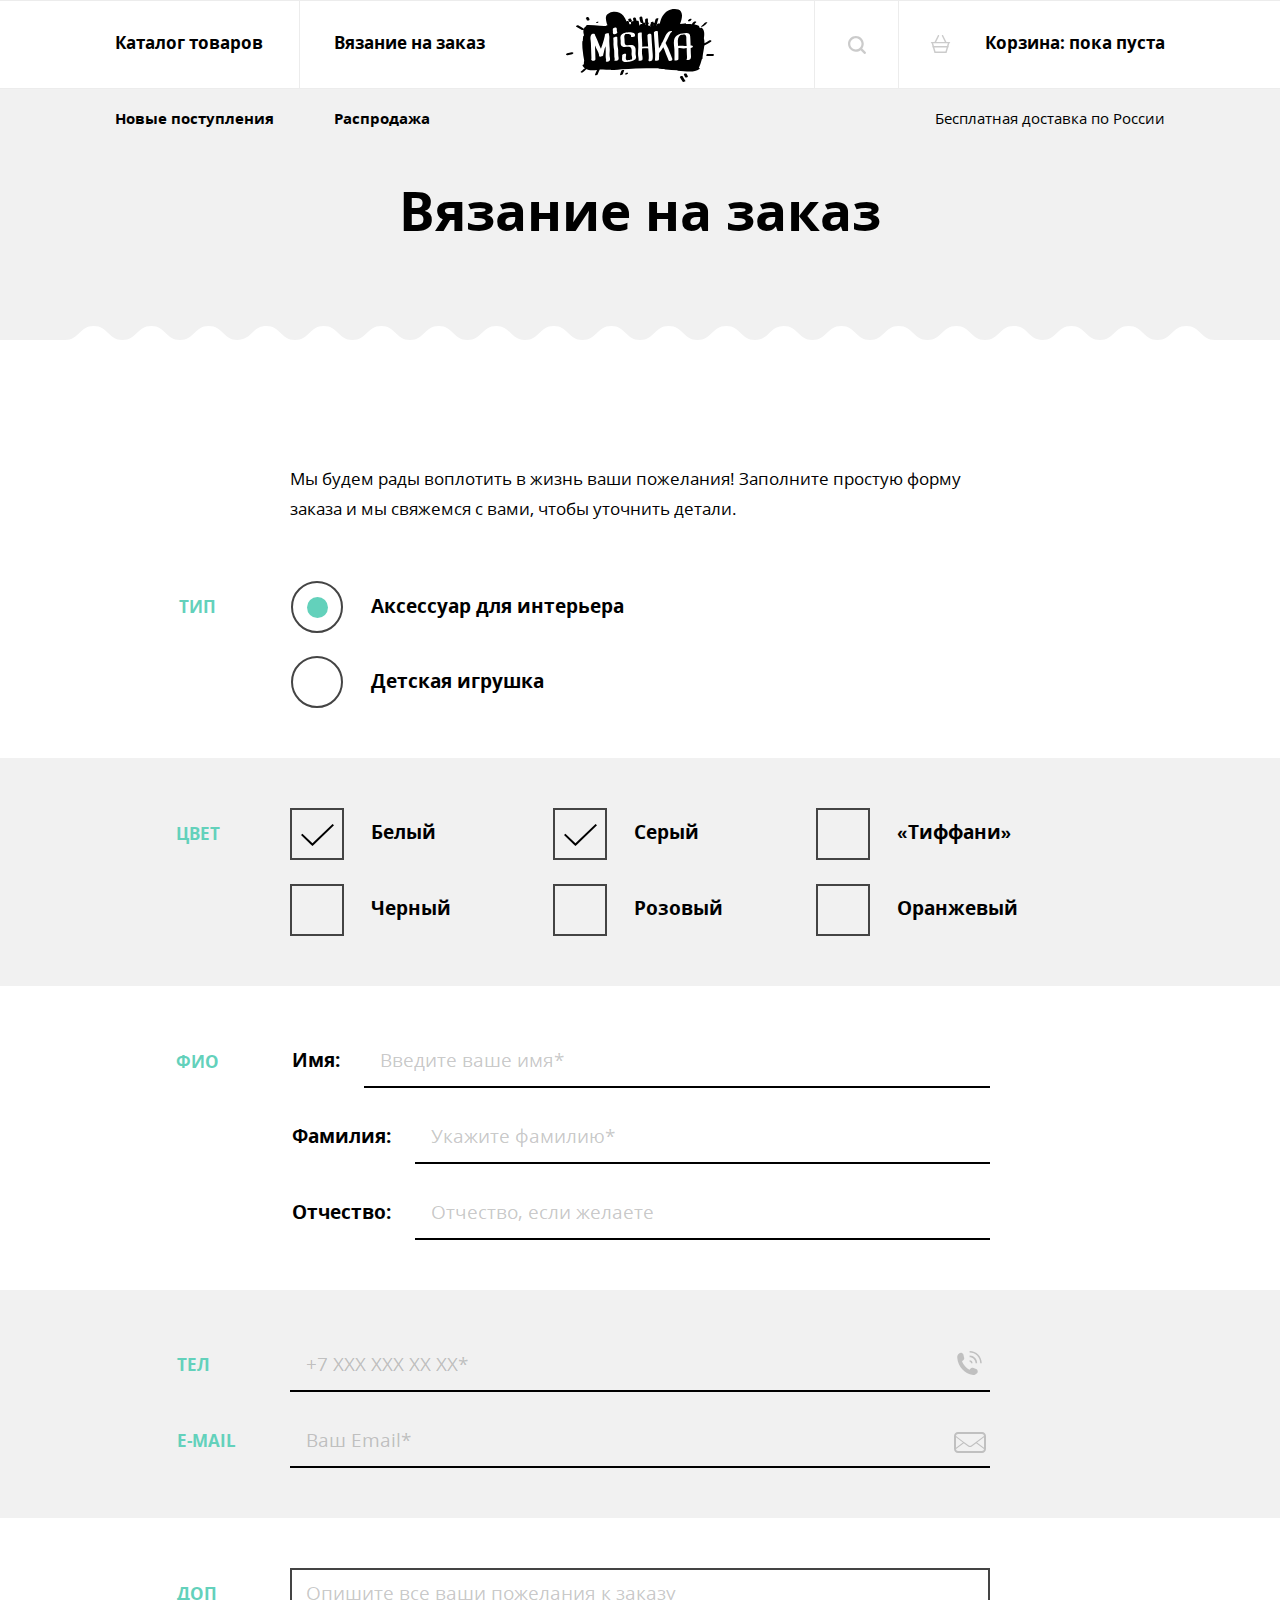
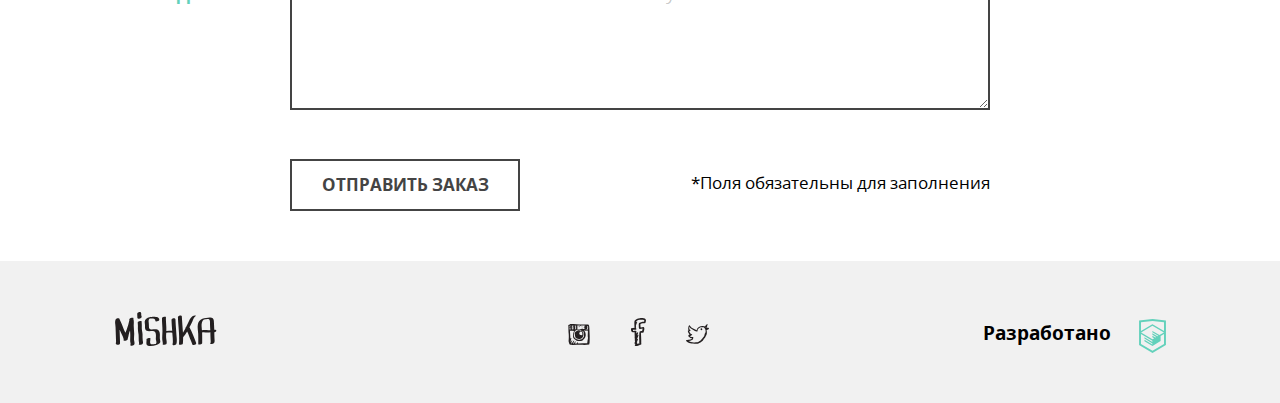
<file: form.html>
<!DOCTYPE html><html lang="ru"><head><meta charset="UTF-8"><meta name="viewport" content="width=device-width,initial-scale=1"><title>Вязание на заказ. Интернет магазин «Мишка»</title><link rel="preload" href="fonts/opensans.woff2" as="font" type="font/woff2" crossorigin=""><link rel="preload" href="fonts/opensansbold.woff2" as="font" type="font/woff2" crossorigin=""><link rel="stylesheet" href="css/style.min.css"></head><body><div style="display: none"><svg xmlns="http://www.w3.org/2000/svg" xmlns:xlink="http://www.w3.org/1999/xlink"><symbol id="icon-cart" viewBox="264.205 370.961 20.294 18.849"><path d="M283.75,378.19h-3.151l-3.407-6.814c-0.185-0.37-0.634-0.52-1.006-0.335 c-0.371,0.186-0.521,0.636-0.335,1.006l3.071,6.143h-9.138l3.072-6.143c0.185-0.371,0.035-0.821-0.335-1.006 c-0.37-0.185-0.821-0.035-1.006,0.335l-3.407,6.814h-3.151c-0.414,0-0.75,0.336-0.75,0.75s0.336,0.75,0.75,0.75h0.157l0.855,2.991 c-0.187,0.137-0.316,0.347-0.316,0.595c0,0.396,0.309,0.71,0.697,0.739l1.656,5.795h12.697l1.656-5.795 c0.388-0.028,0.698-0.344,0.698-0.739c0-0.249-0.129-0.459-0.316-0.596l0.854-2.991h0.157c0.414,0,0.75-0.336,0.75-0.75 S284.164,378.19,283.75,378.19z M279.569,388.311h-10.433l-1.224-4.284h12.881L279.569,388.311z M281.222,382.526h-13.739 l-0.81-2.836h15.359L281.222,382.526z"></path></symbol><symbol id="icon-fb" viewBox="56.519 49.996 14.962 27.718"><g id="facebook"><g><path d="M68.181,55.188c1.026,0.029,1.993,0,2.681-0.3c0.391-0.818,0.556-1.854,0.619-2.989 c-0.19-0.015-0.062-0.337-0.207-0.399c-0.029-0.202-0.278-0.195-0.309-0.398c-0.277-0.165-0.457-0.422-0.723-0.598 c-0.727-0.162-1.44-0.335-2.164-0.499c-0.849,0.044-1.895-0.103-2.58,0.1c-2.619-0.04-3.997,1.12-5.259,2.392 c-0.023,0.078-0.003,0.197-0.105,0.199c-0.574,1.587-0.125,3.621-0.204,5.581c0.099,0.436,0.107,0.958,0.204,1.395 c-0.998,0.296-2.212,0.387-3.402,0.499c-0.317,0.324-0.178,1.089-0.206,1.693c0.085,0.583,0.278,1.06,0.413,1.595 c0.211,0.193,0.596,0.396,0.825,0.498c0.065,0.029,0.071,0.082,0.103,0.1c0.506,0.268,1.451,0.008,2.268,0.1 c-0.136,1.978,0.256,3.915,0,5.68c0.007,0.327,0.295,0.382,0.208,0.798c-0.001,0.963-0.067,1.99,0.208,2.69 c-0.287,0.455-0.497,0.982-0.415,1.794c0.122,0.016,0.114,0.157,0.105,0.299c-0.075,0.47,0.643,0.175,0.515,0.698 c0.162,0.456-0.428,0.184-0.413,0.498v0.896c0.53,0.285,1.462,0.182,2.268,0.199c0.908-0.419,2.188-0.479,2.785-1.196 c0.459,0.235,0.916-0.014,1.238-0.199c-0.018-0.315,0.273-0.333,0.205-0.698c-0.004-0.328-0.173-0.496-0.103-0.896V71.83 c-0.206-2.293-0.048-4.938-0.309-7.176c0.888-0.105,1.917-0.075,2.578-0.398c0.357-0.451,0.377-1.23,0.516-1.895 c0.177-0.226,0.221-0.583,0.206-0.996c0.19-0.213,0.068-0.729,0.104-1.096c-0.141-0.595-0.168-1.3-0.825-1.39 c-0.884-0.235-2.043,0.595-2.991,0.299c0.049-1.134-0.293-2.342,0-3.388C66.761,55.609,67.461,55.39,68.181,55.188z M64.363,59.971c0.117,0.254,0.254,0.486,0.414,0.698c0.079,0.022,0.203,0.003,0.205,0.101c1.192,0.056,2.199-0.069,3.096-0.299 c0,0.998-0.271,1.733-0.518,2.492c-0.662,0.045-1.467,0.3-1.958,0.198c-0.276,0.165-0.372,0.506-0.62,0.698 c-0.049,0.441,0.142,0.495,0,0.797c-0.201,0.137-0.055,0.611-0.205,0.796v1.496c0.085,0.281-0.146,0.258-0.104,0.497v3.488 c-0.085,0.281,0.146,0.258,0.104,0.498v2.989c0.063,0.271-0.132,0.791,0.103,0.896c-0.07,0.364-0.412-0.021-0.824,0.1 c-0.528,0.122-0.926,0.369-1.548,0.4c0.117-0.353,0.32-0.622,0.311-1.097c0.049-0.381-0.365-0.312-0.516-0.49 c0.193-0.644,0.562-1.117,0.722-1.793c0.197-0.515,0.714-1.298,0.31-1.794c-0.522-0.105-0.521,0.293-0.826,0.398 c-0.022,0.077-0.002,0.196-0.103,0.199c-0.023,0.077-0.003,0.196-0.103,0.199c0.01,0.12-0.151,0.062,0,0 c0.022-0.078,0.002-0.197,0.103-0.199c0.023-0.077,0.002-0.197,0.103-0.199v-0.299c0.368-0.575,0.67-1.214,0.826-1.993 c0.191-0.28,0.283-0.656,0.412-0.997c0.156-0.262,0.34-0.869,0.104-1.195c-0.517,0.033-0.796,0.295-0.93,0.697 c-0.32-0.189,0.161-0.434,0.104-0.697c0.138-0.231,0.169-0.566,0.309-0.797c0.202-0.413,0.564-1.304,0-1.596 c-0.438-0.023-0.612,0.207-0.723,0.498c-0.214,0.191-0.43,0.383-0.516,0.698c-0.373-0.07-0.143-0.727-0.206-1.097 c-0.067-0.52,0.122-0.899,0-1.195c-0.56-0.799-2.026-0.105-3.197-0.299c-0.108-0.307-0.222-0.984-0.104-1.195 c1.045-0.088,2.479,0.201,3.197-0.199c0.024-0.078,0.003-0.197,0.104-0.199c0.094-0.723-0.271-1-0.515-1.396 c0.232-0.806,0.04-2.02,0.104-2.989c0.233-0.141,0.328-0.414,0.515-0.598c0.112-0.955,0.673-1.476,0.722-2.49 c-0.273,0.001-0.607-0.055-0.619,0.199c-0.302-0.114-0.382,0.479-0.515,0.199c-0.112-0.541,0.246-0.626,0.309-0.997 c0.599-0.418,1.212-0.82,1.856-1.195c1.741-0.244,4.648-0.449,6.086,0.198c0.051,0.616-0.287,0.854-0.207,1.496h-1.546 c-1.092,0.24-1.987,0.672-2.991,0.997c-0.24,0.066-0.276,0.331-0.516,0.398c-0.036,0.396-0.225,0.646-0.311,0.996 C64.182,57.424,64.394,58.582,64.363,59.971z"></path></g></g></symbol><symbol id="icon-feature-ball" viewBox="0 0 34.373 34.373"><g><path fill="#63d1bb" d="M0.286,14.069c-0.382,2.073-0.384,4.211,0.008,6.301l4.121-3.21L0.286,14.069z"></path><path fill="#63d1bb" d="M24.403,1.585C19.62-0.623,13.959-0.559,9.149,1.992l7.513,5.625L24.403,1.585z"></path><path fill="#63d1bb" d="M33.901,13.175l-4.811,3.748l4.936,3.695C34.522,18.173,34.489,15.63,33.901,13.175z"></path><path fill="#63d1bb" d="M9.209,32.414c4.844,2.534,10.724,2.65,15.73,0.113l-8.096-6.062L9.209,32.414z"></path><path fill="#63d1bb" d="M7.914,14.433L1.681,9.767c-0.32,0.669-0.595,1.356-0.825,2.056l5.308,3.974L7.914,14.433z"></path><path fill="#63d1bb" d="M18.593,25.102l8.336,6.242c0.277-0.191,0.551-0.391,0.82-0.601c0.318-0.248,0.625-0.505,0.92-0.771l-8.326-6.234 L18.593,25.102z"></path><path fill="#63d1bb" d="M11.413,11.707L4.002,6.158C3.54,6.709,3.117,7.285,2.733,7.881l6.931,5.189L11.413,11.707z"></path><path fill="#63d1bb" d="M22.093,22.375l8.092,6.059c0.471-0.544,0.904-1.112,1.297-1.701l-7.639-5.721L22.093,22.375z"></path><path fill="#63d1bb" d="M14.913,8.98L7.196,3.203C7.003,3.341,6.812,3.482,6.623,3.629C6.227,3.938,5.849,4.261,5.487,4.597l7.676,5.747 L14.913,8.98z"></path><path fill="#63d1bb" d="M25.592,19.649l6.972,5.221c0.33-0.662,0.615-1.341,0.855-2.033l-6.077-4.55L25.592,19.649z"></path><path fill="#63d1bb" d="M26.448,2.706L0.88,22.626c0.233,0.698,0.513,1.386,0.839,2.059l26.52-20.663C27.667,3.541,27.068,3.102,26.448,2.706z"></path><path fill="#63d1bb" d="M30.743,6.624c-0.301-0.386-0.614-0.754-0.939-1.106L2.786,26.567c0.262,0.402,0.542,0.797,0.843,1.183 c0.142,0.183,0.288,0.359,0.436,0.534L31.155,7.176C31.021,6.99,30.886,6.806,30.743,6.624z"></path><path fill="#63d1bb" d="M32.298,8.999L5.552,29.838c0.544,0.501,1.114,0.962,1.708,1.382l25.962-20.228C32.959,10.314,32.651,9.648,32.298,8.999z"></path></g></symbol><symbol id="icon-feature-flower" viewBox="8.014 4.35 31.972 37.301"><path fill="#63d1bb" d="M24,41.65c8.827,0,15.986-7.159,15.986-15.986C31.158,25.664,24,32.822,24,41.65z M12.641,20.78 c0,2.451,1.989,4.441,4.44,4.441c0.932,0,1.803-0.294,2.513-0.782l-0.036,0.337c0,2.451,1.99,4.441,4.441,4.441 s4.44-1.99,4.44-4.441l-0.036-0.337c0.719,0.497,1.582,0.782,2.514,0.782c2.451,0,4.44-1.99,4.44-4.441 c0-1.768-1.038-3.286-2.54-3.997c1.492-0.71,2.54-2.229,2.54-3.997c0-2.451-1.989-4.44-4.44-4.44c-0.932,0-1.803,0.293-2.514,0.781 L28.44,8.79c0-2.451-1.989-4.44-4.44-4.44s-4.441,1.99-4.441,4.44l0.036,0.337c-0.719-0.497-1.581-0.781-2.513-0.781 c-2.451,0-4.44,1.99-4.44,4.44c0,1.768,1.039,3.286,2.54,3.997C13.68,17.494,12.641,19.012,12.641,20.78z M24,12.343 c2.451,0,4.44,1.989,4.44,4.44c0,2.451-1.989,4.44-4.44,4.44s-4.441-1.99-4.441-4.44C19.559,14.332,21.549,12.343,24,12.343z  M8.014,25.664c0,8.827,7.158,15.986,15.986,15.986C24,32.822,16.842,25.664,8.014,25.664z"></path></symbol><symbol id="icon-feature-gift" viewBox="239.665 239.757 32.666 32.486"><path fill="#63d1bb" d="M242.56,272.243h12.504v-13.91H242.56V272.243z M270.742,248.623h-7.335 c0.521-0.267,0.984-0.549,1.396-0.845c1.588-1.133,2.424-2.57,2.42-3.999c0.002-1.169-0.556-2.202-1.359-2.901 c-0.805-0.704-1.869-1.119-3.016-1.121c-1.22-0.001-2.352,0.421-3.32,1.069c-1.459,0.979-2.606,2.451-3.424,4.067 c-0.039,0.079-0.078,0.157-0.115,0.236c-0.299-0.623-0.647-1.226-1.041-1.792c-0.691-0.985-1.523-1.86-2.497-2.511 c-0.97-0.646-2.103-1.069-3.322-1.069c-1.213,0.004-2.323,0.514-3.155,1.295c-0.828,0.783-1.41,1.885-1.412,3.135 c-0.002,0.73,0.211,1.494,0.649,2.188c0.552,0.872,1.424,1.628,2.633,2.248h-6.588c-0.878,0-1.591,0.712-1.591,1.59v5.897h15.396 v-7.488h1.873v7.488h15.396v-5.897C272.333,249.334,271.621,248.623,270.742,248.623 M248.38,246.284 c-0.622-0.391-1-0.785-1.22-1.135c-0.22-0.354-0.294-0.662-0.296-0.963c-0.004-0.504,0.248-1.042,0.691-1.461 c0.437-0.415,1.028-0.667,1.562-0.667h0.013c0.685,0,1.366,0.231,2.046,0.683c1.018,0.671,1.975,1.85,2.645,3.187 c0.342,0.676,0.609,1.39,0.789,2.087C251.528,247.694,249.532,247.013,248.38,246.284 M258.917,244.657 c0.557-0.797,1.21-1.466,1.887-1.916c0.68-0.451,1.362-0.683,2.047-0.683h0.006c0.574,0,1.117,0.22,1.494,0.55 c0.377,0.336,0.571,0.739,0.573,1.171c-0.004,0.512-0.272,1.259-1.467,2.132c-1.138,0.825-3.101,1.673-6.127,2.265 C257.62,246.974,258.177,245.704,258.917,244.657 M256.937,272.243h12.506v-13.91h-12.506V272.243z"></path></symbol><symbol id="icon-feature-heart" viewBox="47.475 50.071 33.05 27.857"><path fill="#63d1bb" d="M80.525,58.808c0-4.825-3.912-8.736-8.736-8.736c-3.405,0-6.348,1.951-7.789,4.793 c-1.441-2.842-4.384-4.793-7.789-4.793c-4.825,0-8.736,3.911-8.736,8.736c0,9.127,14.657,19.121,16.525,19.121 C65.869,77.929,80.525,67.979,80.525,58.808z"></path></symbol><symbol id="icon-feature-money" viewBox="46.212 56.834 46.575 27.332"><path fill="#63d1bb" d="M88.882,56.834H50.116c-2.156,0-3.904,1.749-3.904,3.905v19.521c0,2.156,1.748,3.905,3.904,3.905h38.766 c2.156,0,3.905-1.749,3.905-3.905V60.739C92.787,58.583,91.038,56.834,88.882,56.834z M49.235,81.784V59.551h40.202v22.233H49.235z"></path><path fill="#63d1bb" d="M53.14,77.88h32.395V63.456H53.14V77.88z M69.5,65.354c2.936,0,5.315,2.38,5.315,5.314c0,2.936-2.379,5.314-5.315,5.314 s-5.314-2.379-5.314-5.314C64.185,67.733,66.564,65.354,69.5,65.354z"></path></symbol><symbol id="icon-feature-rocket" viewBox="612.532 500.386 54.156 23.183"><g><path fill="#63d1bb" d="M652.844,506.098c-3.647-0.971-7.839-1.667-12.359-1.666c-2.891,0.001-5.457,0.243-7.71,0.623l-6.784-4.668l-13.456,0.005 l5.811,6.184h8.447c-4.58,1.598-6.759,3.515-6.759,3.515l0.002,3.777c0,0,2.313,1.912,6.931,3.518l-8.623-0.005l-5.811,6.188 l13.455,0.002l6.816-4.692c2.261,0.398,4.822,0.647,7.681,0.648c4.522-0.001,8.712-0.697,12.36-1.667 c-1.176-1.775-1.915-3.743-1.918-5.877C650.93,509.842,651.665,507.871,652.844,506.098z"></path><path fill="#63d1bb" d="M656.267,507.132c-1.284,1.605-1.969,3.25-1.965,4.84c-0.007,1.597,0.677,3.238,1.968,4.847 c6.399-2.162,10.419-4.841,10.419-4.841S662.67,509.298,656.267,507.132z"></path></g></symbol><symbol id="icon-flag" viewBox="-11.34 -28.346 46.68 81.691"><g id="miu"><g id="Artboard-1" transform="translate(-755.000000, -443.000000)"><g id="slice" transform="translate(215.000000, 119.000000)"></g><g id="editor-flag-triangle-notification-glyph"><path fill="#63D1BB" d="M751.439,418.545v38.9l38.9-19.451L751.439,418.545z M743.66,496.346v-81.691h3.805v81.691H743.66z"></path></g></g></g><g><rect x="-11.34" y="-28.346" fill="#231F20" width="3.805" height="81.691"></rect></g></symbol><symbol id="icon-htmlacademy" viewBox="0 0 26.943 34.09"><path d="M13.62,0.017L13.472,0L0,1.412v24.661l13.473,8.017l13.43-7.99l0.042-0.025V1.412L13.62,0.017z M25.019,12.127L13.495,5.334 L13.494,5.23l-0.087,0.05l-0.088-0.056v0.109L1.925,12.118V3.147l11.548-1.212l11.547,1.212V12.127z M13.405,6.787L24.923,13.5 l-4.479,2.64l-7.093-4.221l-0.014,1.415l5.904,3.513l-0.86,0.507l-5.03-2.992l-0.014,1.415l3.827,2.275l-0.782,0.523l-3.031-1.787 l-0.014,1.413l1.853,1.091l-1.8,1.081L2.034,13.622L13.405,6.787z M1.925,15.127l11.411,6.791l0.016,1.044L5.41,18.234L5.395,19.65 l7.979,4.795l0.018,1.076l-7.973-4.74l-0.013,1.414l8.021,4.822l0.046,0.025l8.143-4.872l-0.011-5.177l3.415-2.036v10.021 L13.472,31.85L1.925,24.979V15.127z"></path></symbol><symbol id="icon-insta" viewBox="53.115 53.19 21.769 21.334"><g id="instagram"><g><path d="M74.881,65.336c-0.013-2.395-0.344-4.788-0.303-7.135c-0.023-0.788-0.086-1.535-0.152-2.278 c-0.105-0.3-0.111-0.699-0.152-1.062c-0.26-0.17-0.222-0.64-0.456-0.835c-0.423-0.233-1.201-0.114-1.744-0.22 c-0.657-0.026-1.254-0.115-1.899-0.153c-1.936-0.101-3.973-0.076-5.996-0.076c-2.001,0-3.954-0.145-5.695-0.379h-2.202 c-0.097,0.004-0.105,0.098-0.227,0.076c-0.599,0.034-1.077,0.188-1.595,0.303c-0.21,0.119-0.421,0.235-0.683,0.304 c-0.136,0.192-0.513,0.145-0.607,0.379c-0.186,0.212,0.185,0.451,0,0.607v0.911c0.173,0.13,0.027,0.58,0.075,0.835v0.987 c-0.017,1.281,0.134,2.397,0.076,3.72c0.467,2.762,0.374,6.537,0.076,9.413c0.155,0.579,0.363,1.105,0.455,1.746 c0.256,0.479,0.335,1.133,0.683,1.52c0.502,0.206,1.233,0.186,1.898,0.229c0.383,0.098,0.667,0.293,1.14,0.30 c2.843-0.21,5.496-0.154,8.427-0.229c2.704,0.24,5.802,0.188,8.275-0.228c0.195-0.134,0.128-0.529,0.228-0.76 c-0.056-0.385,0.207-0.449,0.228-0.759C74.862,70.157,74.895,67.763,74.881,65.336z M61.899,59.111 c0.757-0.153,1.48-0.341,2.429-0.304c0.71,0.076,1.287,0.283,1.897,0.456c0.116,0.184-0.243,0.547,0.153,0.684v0.076 c0.059,0.017,0.149,0.002,0.151,0.076c0.445,0.035,0.794,0.167,1.063,0.379c0.45,0.055,0.536,0.476,1.138,0.3 c-0.091,0.213-0.084,0.524-0.075,0.835c0.324,1.183,0.475,2.81,0.303,4.252c-0.164,0.163-0.215,0.442-0.303,0.683 c-0.311,0.322-0.481,0.785-0.836,1.062c-0.095,0.236-0.25,0.408-0.454,0.533c-0.116,0.213-0.206,0.452-0.457,0.53 c-0.298,0.163-0.577,0.011-0.834-0.076c-0.446,0.162-0.904,0.312-1.215,0.607c-0.816-0.096-1.648-0.175-2.43-0.304 c-0.242-0.139-0.487-0.273-0.835-0.305c-0.227-0.204-0.496-0.364-0.836-0.455c-0.101-0.127-0.337-0.118-0.455-0.229 c-0.198-0.029-0.229-0.227-0.456-0.229c-0.118-0.412-0.443-0.618-0.532-1.062c-0.226-0.331-0.308-0.805-0.455-1.215 c-0.043-1.434,0.091-2.692,0.379-3.796c0.346-0.591,0.779-1.094,1.138-1.67c0.249,0.021,0.365-0.09,0.38-0.304 c0.306,0.053,0.434-0.072,0.684-0.075C61.698,59.568,61.71,59.251,61.899,59.111z M60.229,56.378 c-0.117-0.263-0.066-0.691-0.075-1.062c-0.007-0.285,0.278-0.279,0.304-0.532c-0.003-0.074-0.093-0.059-0.152-0.076 c0.126-0.146,0.701-0.097,0.834,0c0.132,0.537-0.354,0.455-0.531,0.684c0.011,0.167,0.322,0.032,0.456,0.076 c0.029,0.854-0.059,1.496,0,2.202h-0.456c-0.007,0.234,0.229,0.226,0.456,0.228c-0.059,0.286,0.092,0.363,0.075,0.607 c-0.226,0.153-0.716,0.042-1.062,0.075C59.975,57.986,60.313,57.205,60.229,56.378z M59.546,54.784 c0.088-0.013,0.134,0.016,0.151,0.076c0.179,0.253,0.01,0.683-0.076,0.911C59.448,55.592,59.595,55.089,59.546,54.784z M59.698,56.606c-0.132-0.069-0.168-0.237-0.152-0.456C59.678,56.221,59.713,56.388,59.698,56.606z M59.698,57.973 c-0.058,0.139-0.082-0.045-0.076-0.152C59.68,57.682,59.703,57.866,59.698,57.973z M59.546,58.201 c0.175-0.024,0.084,0.219,0.228,0.227c-0.009,0.193-0.283,0.179-0.38,0.077C59.433,58.393,59.507,58.312,59.546,58.201z M57.192,56.985c0.006-0.108,0.013-0.214-0.076-0.228c-0.073-0.733,0.13-1.415,0-1.973c0.25-0.155,0.769-0.042,1.139-0.077v1.139 c-0.088,0.064-0.203,0.101-0.379,0.077c-0.054,0.28,0.324,0.131,0.379,0.304c0.008,0.853-0.056,1.777,0.152,2.429 c-0.565-0.059-0.906,0.107-1.442,0.076c0.097-0.612-0.019-1.435,0.531-1.594C57.484,56.997,57.239,57.091,57.192,56.985z M56.661,56.985c-0.204,0.021-0.217-0.534-0.077-0.607C56.912,56.384,56.833,56.879,56.661,56.985z M56.509,57.973 c0.077-0.312,0.034-0.304,0.075-0.683C56.812,57.303,56.844,58.06,56.509,57.973z M56.737,55.923 c-0.263,0.054-0.273-0.266-0.153-0.38C56.847,55.49,56.856,55.81,56.737,55.923z M56.737,54.784 c0.033,0.159-0.052,0.201-0.076,0.304c-0.176,0.023-0.084-0.219-0.229-0.229C56.457,54.757,56.623,54.797,56.737,54.784z M56.509,58.505c0.148-0.031,0.11,0.345-0.076,0.227C56.473,58.67,56.512,58.608,56.509,58.505z M55.825,54.784 c0.029,0.259-0.438,0.32-0.379,0H55.825z M54.838,54.86c-0.034,0.219-0.326,0.179-0.379,0.379 C54.245,55.069,54.543,54.771,54.838,54.86z M54.383,55.619c0.226-0.205,0.451-0.41,0.684-0.607 c-0.021-0.123,0.071-0.131,0.076-0.228h0.229c0.102,0.381-0.261,0.296-0.305,0.531c0.021,0.122-0.072,0.131-0.075,0.227 c0.02,0.335,0.121,0.588,0.075,0.988c-0.27,0.008-0.276,0.28-0.607,0.227C54.482,56.329,54.325,56.083,54.383,55.619z M54.459,58.884V57.29c0.195-0.185,0.396-0.364,0.607-0.532c0.295,0.489,0.179,1.392,0.455,1.897 C55.246,58.812,54.771,58.766,54.459,58.884z M72.68,69.968c-0.109,0.954-0.158,1.968-0.379,2.809 c-2.89,0.123-6.02,0.005-8.883,0.153c-0.199,0.045-0.273-0.031-0.229-0.229c-0.253,0-0.258,0.247-0.531,0.229 c0.201-0.336,0.438-0.898,0.151-1.291c-0.797,0.013-0.797,0.821-1.138,1.291c-0.686-0.053-1.137,0.127-1.823,0.075 c0.18-0.705,0.75-1.021,0.911-1.745c-0.395-0.55-0.989,0.138-1.214,0.455c-0.204,0.48-0.557,0.81-0.76,1.29H57.8 c0.238-0.469,0.489-0.926,0.759-1.366c0.171-0.512,0.625-0.741,0.683-1.367c-0.157-0.28-0.42-0.029-0.683,0 c-0.123,0.182-0.272,0.335-0.38,0.531c-0.232,0.376-0.501,0.714-0.684,1.14c-0.181,0.208-0.335,0.003-0.53,0.227 c-0.389,0.271-0.581,0.736-0.988,0.987c-0.174-0.06,0.039-0.356,0.153-0.38c0.045-0.181-0.096-0.55,0.075-0.607 c0.063-0.366,0.212-0.647,0.379-0.91c0.119-0.742,0.521-1.199,0.684-1.898c-0.559,0.099-0.674,0.643-0.988,0.987 c-0.212,0.445-0.542,0.772-0.683,1.291c-0.174-0.131-0.028-0.58-0.076-0.836c0.122-0.586,0.298-1.119,0.38-1.746 c0.133-0.22,0.173-0.535,0.228-0.834c0.168-0.209,0.046-0.61-0.077-0.761c-0.226,0.027-0.374,0.133-0.455,0.304 c-0.192-0.032-0.193,0.506-0.304,0.304c-0.045-2.587-0.451-4.812-0.456-7.438c0.026-0.331-0.183-0.424-0.228-0.685 c1.629,0.028,3.121,0.091,4.783,0.229c-0.089,0.139-0.199,0.257-0.304,0.379c-0.144,0.07-0.226,0.173-0.378,0.304 c-0.604,1.653-0.975,3.984-0.607,6.15c0.229,0.58,0.589,1.029,0.986,1.441c0.907,0.485,1.635,1.149,2.506,1.671 c1.701,0.361,3.84,0.369,5.541,0c0.236-0.12,0.484-0.226,0.685-0.38c1.364-1.242,2.753-2.459,2.961-4.859v-1.367 c-0.197-1.598-0.688-2.905-1.747-3.644c0.331-0.22,1.099,0.043,1.67,0.076c0.223,0.013,0.447,0.014,0.684,0 c0.408-0.024,0.928-0.055,1.443,0c0.144,0.187,0.113,0.544,0.228,0.76c-0.062,1.684-0.192,3.3-0.152,5.087 c0.103,0.454,0.127,0.986,0.229,1.441C73.046,68.209,72.9,69.126,72.68,69.968z M73.059,58.808 c-0.639-0.12-1.232-0.284-1.897-0.379c0.072-0.333,0.799-0.01,0.987-0.228c0.385-0.223,0.295-0.92,0.304-1.51 c0.032-0.348,0.114-0.644,0.076-1.063c-0.401-0.951-1.783-0.421-2.886-0.455c-0.225,0.718-0.47,1.8-0.304,2.657 c0.169,0.49,1.024,0.292,1.519,0.456c-0.14,0.332-0.688,0.057-0.987,0.076c-0.296-0.083-0.707-0.052-0.986-0.151 c-2.285,0.078-4.284,0.004-6.529,0.151c0.117-1.248,0.063-2.465-0.076-3.645h3.112c-0.344,0.364-0.912,0.507-1.29,0.835 c-0.44,0.244-0.861,0.505-1.139,0.911c0.249,0.134,0.535-0.245,0.759-0.379c0.355-0.074,0.479-0.381,0.835-0.455 c0.423-0.438,1.096-0.625,1.67-0.912c0.378-0.022,0.697,0.013,0.987,0.077c1.283,0.007,2.456,0.126,3.796,0.076 c0.614,0.145,1.45,0.069,1.974,0.304c0.107,0.298,0.231,0.579,0.305,0.911C73.297,57.071,73.14,57.901,73.059,58.808z M67.214,55.088C67.324,55.041,67.205,54.996,67.214,55.088L67.214,55.088z M67.214,55.088c-0.529,0.154-1.019,0.348-1.367,0.682 C66.331,55.572,66.906,55.464,67.214,55.088z M68.276,55.695C68.387,55.648,68.269,55.604,68.276,55.695L68.276,55.695z M66.53,56.606c0.727-0.158,1.181-0.591,1.746-0.911c-0.437,0.019-0.592,0.32-0.987,0.379 C67.074,56.291,66.689,56.334,66.53,56.606z M65.847,55.771C65.736,55.818,65.854,55.863,65.847,55.771L65.847,55.771z M65.164,56.378C65.274,56.332,65.156,56.286,65.164,56.378L65.164,56.378z M65.089,56.454c0.063,0.014,0.07-0.03,0.075-0.076 C65.1,56.364,65.092,56.408,65.089,56.454z M65.012,56.53c0.064,0.014,0.072-0.03,0.077-0.076 C65.022,56.441,65.017,56.483,65.012,56.53z M64.178,57.138c0.346-0.134,0.613-0.348,0.834-0.607 C64.664,56.664,64.397,56.878,64.178,57.138z M66.454,58.125c0.533-0.049,0.749-0.416,1.215-0.531 c0.284-0.298,0.784-0.381,0.987-0.76c-0.56,0.023-0.766,0.399-1.216,0.531C67.156,57.662,66.689,57.778,66.454,58.125z M64.178,57.138C63.861,57.064,64.162,57.365,64.178,57.138L64.178,57.138z M63.645,57.517c0.021,0.021,0.115-0.037,0.076-0.077 C63.7,57.42,63.605,57.478,63.645,57.517z M66.454,58.125C66.344,58.172,66.461,58.216,66.454,58.125L66.454,58.125z M65.314,59.946c-0.223-0.231-0.676-0.233-0.986-0.379c-0.697-0.038-1.223,0.093-1.746,0.229c-0.304,0.151-0.607,0.304-0.91,0.454 c-0.266,0.166-0.444,0.417-0.76,0.532c-0.205,0.225-0.352,0.51-0.684,0.607c-0.004,0.223-0.173,0.281-0.304,0.379 c-0.089,0.115-0.094,0.312-0.227,0.381c-0.007,0.12,0.036,0.29-0.076,0.303c0.108,1.512,0.291,2.948,0.683,4.177 c0.287,0.623,0.975,0.846,1.442,1.29c0.589,0.297,1.328,0.444,2.126,0.531c0.277-0.052,0.553-0.105,0.911-0.076 c1.209-0.209,2.098-0.736,2.81-1.441c0.1-0.281,0.252-0.508,0.455-0.684c-0.254-0.671,0.293-1.098,0.455-1.59 c0.002-1.344-0.201-2.48-0.607-3.415c-0.256-0.579-0.92-0.751-1.366-1.139c-0.059-0.018-0.15-0.003-0.151-0.077 C66.11,59.892,65.646,59.789,65.314,59.946z M61.899,64.273c-0.113-0.063-0.109-0.244-0.152-0.379 C62.003,63.816,61.865,64.131,61.899,64.273z M61.975,64.578c0.041-0.117,0.079-0.006,0.076,0.075 C62.011,64.771,61.972,64.658,61.975,64.578z M62.431,62.527c0.015-0.086,0.075-0.042,0.075,0 C62.492,62.614,62.431,62.57,62.431,62.527z M64.101,60.402c-0.203,0.258,0.041,0.576,0.077,0.836 C63.873,61.199,63.604,60.351,64.101,60.402z M64.48,64.35c-0.04-0.038,0.055-0.097,0.076-0.076 C64.596,64.312,64.502,64.371,64.48,64.35z M65.239,67.234c0.034-0.109,0.066,0.008,0.152,0 C65.373,67.331,65.241,67.311,65.239,67.234z M67.44,64.653c-0.233-0.057-0.145,0.208-0.379,0.152 c0.069-0.159,0.118-0.338,0.229-0.455C67.424,64.369,67.462,64.48,67.44,64.653z M66.303,60.857 c0.211,0.119,0.441,0.217,0.606,0.381c0.085,0.219,0.243,0.363,0.38,0.529c0.058,0.778,0.179,1.492,0.151,2.354 c-0.257,0.099-0.438,0.271-0.683,0.381c-0.78-0.006-1.358-0.212-1.897-0.456c-0.171-0.259-0.355-0.505-0.532-0.759v-1.062 c0.17-0.185,0.319-0.391,0.456-0.607c0.228-0.127,0.508-0.201,0.454-0.607c-0.038-0.062-0.078-0.124-0.075-0.229 c0.158,0.045,0.245,0.159,0.379,0.229C65.865,61.028,65.952,60.811,66.303,60.857z"></path></g></g></symbol><symbol id="icon-interior" viewBox="-259.404 -19.675 40.219 62.411"><g><path fill="#149080" d="M-244.227,18.283c-0.286,0.966-0.245,2.191,0.027,3.639c0.494,2.635,1.687,6.041,2.358,9.67h5.062 c0.696-3.641,1.949-7.05,2.471-9.683c0.287-1.445,0.33-2.66,0.041-3.617c-0.275-0.899-0.89-1.618-2.021-2.303h-5.997 C-243.361,16.668-243.96,17.38-244.227,18.283z"></path><path fill="#149080" d="M-232.395,38.278h-13.799c-1.293,0-2.299,0.976-2.299,2.229v2.229h2.299h13.799h2.299v-2.229 C-230.096,39.254-231.102,38.278-232.395,38.278z"></path><path fill="#149080" d="M-225.262-17.446h-11.732c0-1.244-1.015-2.229-2.3-2.229c-1.283,0-2.3,0.985-2.3,2.229h-11.737l-6.073,25.517 c0.794-0.461,1.589-0.992,2.632-0.992c1.359,0,2.243,0.818,2.924,1.375c0.682,0.557,1.162,0.849,1.447,0.849 c0.292,0.001,0.769-0.287,1.451-0.836c0.681-0.548,1.564-1.358,2.915-1.358c1.349,0,2.237,0.806,2.919,1.354 c0.684,0.549,1.161,0.84,1.451,0.84c0.146,0,0.338-0.073,0.58-0.214c0.242-0.141,0.53-0.353,0.872-0.626 c0.512-0.411,1.139-0.967,1.99-1.218c0.284-0.085,0.593-0.136,0.93-0.136c1.347,0,2.238,0.805,2.92,1.354 c0.683,0.548,1.159,0.84,1.451,0.84c0.287-0.002,0.766-0.296,1.445-0.85c0.684-0.554,1.571-1.367,2.925-1.367 c1.356,0,2.239,0.817,2.919,1.371c0.342,0.276,0.631,0.489,0.872,0.631c0.24,0.143,0.431,0.214,0.575,0.214 c0.288,0,0.762-0.293,1.442-0.854c0.68-0.559,1.567-1.384,2.929-1.384c1.044,0,1.839,0.533,2.632,0.997L-225.262-17.446z"></path><path fill="#149080" d="M-235.881,33.82h-6.864c-0.657,0-1.15,0.479-1.15,1.115c0,0.635,0.493,1.113,1.15,1.113h6.9c0.655,0,1.15-0.479,1.15-1.113 c0-0.636-0.495-1.115-1.15-1.115H-235.881z"></path><path fill="#149080" d="M-239.295,9.336c-0.146,0-0.338,0.074-0.58,0.213c-0.157,0.094-0.37,0.261-0.57,0.41v3.731h2.299V9.959 C-238.651,9.581-239.054,9.336-239.295,9.336z"></path></g></symbol><symbol id="icon-left-arrow" viewBox="0 0 50 26.003"><polygon points="50,11.002 7.659,11.002 15.833,2.828 13.005,0 0,12.998 0.003,13.001 0,13.005 13.005,26.003 15.833,23.175 7.661,15.002 50,15.002 "></polygon></symbol><symbol id="icon-logo-footer" viewBox="0 0 101.615 34.056"><g><path d="M19.135,21.495c-0.083-2.683-0.51-5.347-0.475-8.035c0.028-2.174,0.389-4.41-0.36-6.495 c0.047-0.237,0.096-0.473,0.14-0.711c0.193-1.045-3.271-0.492-3.813,0.464c-0.343,0.28-0.519,0.615-0.375,0.957 c0.037,0.086,0.069,0.174,0.102,0.261c-0.656,3.204-1.57,6.306-2.621,9.412c-0.402,1.188-0.888,2.349-1.298,3.533 c-0.582-1.104-1.169-2.194-1.643-3.377C7.418,14.071,6.18,10.602,4.505,7.298C4.695,5.77,1.301,5.93,0.632,7.33 c-0.809,1.694-0.705,3.403-0.438,5.214c0.3,2.042,0.353,4.05,0.377,6.111c0.047,3.976,0.358,7.943,0.417,11.919 c-0.354,0.395-0.461,0.881-0.091,1.375c0.162,0.216,0.361,0.382,0.571,0.549c0.904,0.724,3.5,0.107,3.496-1.271 c-0.014-4.123-0.312-8.238-0.42-12.358c-0.011-0.404-0.018-0.807-0.024-1.21c0.057,0.145,0.114,0.29,0.171,0.434 c0.64,1.604,1.31,3.163,2.185,4.654c0.868,1.478,1.303,3.064,1.803,4.677c-0.189,0.217-0.303,0.462-0.233,0.708 c-0.039,0.18,0.07,0.292,0.251,0.36c0.639,0.548,1.841,0.274,2.509-0.007c0.287-0.121,0.561-0.261,0.826-0.424 c0.345-0.212,0.883-0.679,0.729-1.159c-0.03-0.093-0.058-0.186-0.087-0.279c0.47-1.27,0.709-2.589,0.965-3.93 c0.272-1.428,0.782-2.78,1.295-4.133c0.052,0.619,0.106,1.238,0.156,1.855c0.204,2.554,0.033,5.072,0.007,7.626 c-0.008,0.847,0.054,1.633,0.219,2.461c0.068,0.343,0.367,1.808,0.281,1.887c-0.611,0.564-0.433,1.257,0.385,1.437 c0.915,0.201,2.081-0.105,2.77-0.742c1.198-1.106,0.632-2.845,0.361-4.241C18.661,26.501,19.208,23.879,19.135,21.495z"></path><path d="M27.499,22.17c-0.074-1.988-0.765-3.862-0.774-5.872c-0.011-2.305,0.181-4.593-0.155-6.886 c-0.106-0.725-4.056,0.1-3.917,1.05c0.309,2.11,0.197,4.229,0.159,6.354c-0.037,2.044,0.468,3.898,0.73,5.904 c0.269,2.054-0.084,4.157,0.149,6.213c0.109,0.962,0.75,2.743,0.089,3.58c-0.42,0.532,1.469,0.342,1.553,0.326 c0.769-0.142,1.793-0.392,2.304-1.038c0.653-0.828,0.196-2.426,0.053-3.357C27.374,26.385,27.576,24.249,27.499,22.17z"></path><path d="M43.828,18.851c-2.062-2.784-5.889-0.78-8.561-1.54c-1.377-0.392-1.395-2.271-1.392-3.396 c0.004-1.426-0.114-2.732-0.273-4.146c-0.119-1.052-0.024-2.121,0.746-2.904c0.142-0.144,0.859-0.336,0.81-0.339 c0.354-0.061,0.676-0.076,1.067-0.093c1.549-0.066,4.613,0.232,4.019,2.483c-0.266,1.01,3.596,0.431,3.877-0.637 c1.213-4.598-7.284-3.714-9.686-3.078C32.225,5.789,29.787,7.047,29.66,9.6c-0.061,1.219,0.273,2.379,0.325,3.587 c0.061,1.39-0.198,2.776,0.289,4.118c1.082,2.982,5.52,1.576,7.778,1.745c3.845,0.287,2.697,5.469,2.748,7.883 c0.027,1.288,1.181,3.429,0.211,4.507c-0.595,0.662-1.982,0.699-2.792,0.768c-0.813,0.068-2.201,0.312-2.742-0.461 c-0.993-1.418,0.091-3.799-0.121-5.425c-0.121-0.924-4.066-0.095-3.917,1.05c0.342,2.627-1.399,6.145,2.402,6.596 c2.441,0.289,5.191-0.161,7.5-0.928c1.196-0.396,2.307-0.942,3.243-1.793c1.035-0.941,0.694-2.348,0.417-3.547 C44.324,24.782,45.732,21.421,43.828,18.851z"></path><path d="M61.155,18.662c-0.122-3.777-0.69-7.513-0.706-11.297c-0.008-1.971-3.963-1.305-3.957,0.343 c0.015,3.608,0.497,7.167,0.682,10.764c0.004,0.074,0.008,0.147,0.013,0.221c-1.949-0.018-3.899,0.177-5.853,0.246 c0.201-4.633-0.611-9.227-0.435-13.857c0.022-0.582-3.874-0.09-3.917,1.049c-0.171,4.475,0.587,8.915,0.453,13.392 c-0.064,2.136-0.245,4.264-0.259,6.402c-0.007,1.095,0.171,2.183,0.329,3.263c0.146,0.999,0.484,2.331,0.182,3.318 c-0.237,0.772,3.561,0.29,3.862-0.694c0.544-1.778-0.222-4.039-0.405-5.839c-0.175-1.725-0.039-3.499,0.083-5.248 c2.03-0.13,4.059-0.297,6.08-0.012c0.09,1.378,0.196,2.754,0.322,4.134c0.105,1.157,0.179,2.313,0.196,3.475 c0.015,1.019,0.142,2.496-0.221,3.461c-0.773,2.057,3.15,1.889,3.723,0.364c0.703-1.87,0.502-4.199,0.383-6.164 C61.562,23.54,61.233,21.109,61.155,18.662z"></path><path d="M78.087,23.136c-0.939-2.758-2.373-5.177-3.616-7.797c1.001-1.949,2.018-3.898,2.932-5.888 c0.831-1.808,1.446-3.819,3.08-5.092c0.574-0.447,0.55-0.896-0.255-0.951c-0.875-0.061-2.064,0.192-2.77,0.742 c-1.485,1.158-2.427,2.563-3.201,4.268c-0.932,2.051-1.896,4.063-2.914,6.075c-0.074,0.147-0.149,0.295-0.224,0.443 c-0.49,0.315-0.785,0.762-0.639,1.266c-0.792,1.563-1.6,3.117-2.499,4.61c-0.299-5.534-0.955-11.061-1.15-16.6 c-0.045-1.27-3.971-0.479-3.917,1.049c0.243,6.868,1.219,13.719,1.286,20.587c-0.016,0.017-0.031,0.034-0.047,0.051 c-0.301,0.308-0.19,0.494,0.051,0.602c0.002,1.75-0.059,3.501-0.209,5.254c-0.472,0.745,0.463,1.139,1.084,1.139 c0.032,0,0.064,0,0.096,0c0.739,0,2.626-0.35,2.718-1.364c0.191-2.1,0.251-4.196,0.232-6.291c1.59-1.715,2.89-3.63,4.055-5.635 c0.759,1.48,1.482,2.972,1.989,4.582c0.861,2.741,2.299,5.261,3.131,8.014c0.544,1.806,4.457,0.738,3.917-1.049 C80.388,28.398,79.013,25.854,78.087,23.136z"></path><path d="M101.59,18.501c-0.21-0.832-1.372-0.849-2.271-0.77c-0.012-0.335-0.02-0.671-0.036-1.006 c-0.125-2.661-0.165-5.379-0.392-8.032c-0.209-2.458-1.585-3.337-3.972-3.247c-2.416,0.092-5.229,0.527-7.482,1.403 c-2.607,1.014-4.058,2.935-4.559,5.681c-0.549,3.014,0.24,6.219,0.373,9.246c0.154,3.503,0.066,7.014,0.062,10.519 c0,0.573,3.916,0.031,3.917-1.049c0.003-2.776,0.042-5.551,0-8.327c-0.013-0.818-0.051-1.632-0.102-2.444 c1.369-0.593,3.687,0.012,5.05,0.141c1.107,0.104,2.169-0.166,3.244-0.292c0.021,2.312,0.107,4.635,0.202,6.944 c0.049,1.184,0.477,3.53-0.354,4.511c-0.437,0.516,1.48,0.343,1.555,0.33c0.793-0.146,1.761-0.401,2.303-1.041 c0.949-1.12,0.456-3.79,0.401-5.126c-0.078-1.91-0.102-3.824-0.141-5.737C100.542,20.058,101.805,19.351,101.59,18.501z M86.972,18.351c-0.103-1.245-0.217-2.49-0.303-3.743c-0.16-2.331,0.117-5.583,2.29-6.999c0.58-0.379,1.675-0.315,2.354-0.438 c0.97-0.176,1.956-0.389,2.829,0.19c1.21,0.802,0.912,3.657,0.911,4.869c-0.003,2.005,0.207,4.001,0.31,6.003 c-0.552,0.055-1.111,0.089-1.683,0.076C91.394,18.256,89.136,17.896,86.972,18.351z"></path><path d="M24.108,6.7c0.521-0.05,1.045-0.226,1.477-0.524c0.085-0.072,0.171-0.144,0.256-0.216c0.52-0.335,0.972-0.827,0.728-1.361 c-0.504-1.105-0.423-2.231-0.416-3.414c0.006-0.958-0.963-1.246-1.781-1.174c-0.723,0.063-2.168,0.581-2.175,1.52 c-0.006,0.993-0.071,2.016,0.109,2.992c-0.047,0.113-0.074,0.239-0.104,0.355c-0.055,0.212,0.016,0.42,0.142,0.59 c0,0.045,0.002,0.089,0.002,0.134c0.005,0.112,0.01,0.224,0.015,0.335c0.073,0.232,0.216,0.409,0.429,0.53 C23.178,6.7,23.668,6.742,24.108,6.7z"></path></g></symbol><symbol id="icon-mail" viewBox="0 0 32 32"><path d="M28,5H4C1.791,5,0,6.792,0,9v13c0,2.209,1.791,4,4,4h24c2.209,0,4-1.791,4-4V9 C32,6.792,30.209,5,28,5z M2,10.25l6.999,5.25L2,20.75V10.25z M30,22c0,1.104-0.898,2-2,2H4c-1.103,0-2-0.896-2-2l7.832-5.875 l4.368,3.277c0.533,0.397,1.166,0.6,1.8,0.6c0.633,0,1.266-0.201,1.799-0.6l4.369-3.277L30,22L30,22z M30,20.75l-7-5.25l7-5.25 V20.75z M17.199,18.602c-0.35,0.263-0.763,0.4-1.199,0.4s-0.851-0.139-1.2-0.4L10.665,15.5l-0.833-0.625L2,9.001V9 c0-1.103,0.897-2,2-2h24c1.102,0,2,0.897,2,2L17.199,18.602z"></path></symbol><symbol id="icon-map-pin" viewBox="0 0 66 100.801"><path fill="#FFFFFF" d="M56.334,9.228c-12.892-12.305-33.773-12.305-46.667,0c-12.891,12.297-12.891,32.248,0,44.542 c0,0,23.318,21.832,23.318,47.031c0-25.199,23.343-47.031,23.343-47.031C69.225,41.476,69.225,21.525,56.334,9.228z"></path><path fill="#6BC6B3" d="M47.036,45.522c-0.636-3.277,0.13-6.947,0.027-10.284c-0.115-3.755-0.713-7.485-0.665-11.246 c0.039-3.044,0.545-6.173-0.503-9.091c0.065-0.332,0.134-0.662,0.195-0.995c0.271-1.463-4.577-0.689-5.338,0.649 c-0.479,0.393-0.726,0.861-0.523,1.339c0.051,0.121,0.097,0.243,0.142,0.365c-0.917,4.485-2.197,8.827-3.668,13.174 c-0.563,1.663-1.244,3.288-1.817,4.946c-0.814-1.545-1.638-3.071-2.3-4.728c-1.922-4.805-3.656-9.661-6-14.285 c0.266-2.14-4.484-1.916-5.421,0.044c-1.132,2.371-0.986,4.763-0.613,7.299c0.42,2.858,0.494,5.668,0.528,8.554 c0.066,5.566,0.502,11.119,0.584,16.684c-0.496,0.552-0.646,1.233-0.127,1.924c0.226,0.302,0.505,0.535,0.799,0.769 c1.265,1.013,4.899,0.15,4.893-1.779c-0.02-5.771-0.437-11.531-0.589-17.299c-0.015-0.565-0.025-1.129-0.034-1.694 c0.08,0.203,0.159,0.406,0.24,0.607c0.896,2.245,1.833,4.427,3.059,6.514c1.214,2.068,1.824,4.289,2.523,6.547 c-0.265,0.303-0.423,0.647-0.326,0.991c-0.055,0.251,0.099,0.409,0.352,0.504c0.894,0.766,2.578,0.383,3.513-0.01 c0.4-0.168,0.785-0.364,1.155-0.593c0.483-0.297,1.236-0.95,1.021-1.622c-0.041-0.13-0.081-0.26-0.121-0.391 c0.657-1.776,0.992-3.625,1.352-5.5c0.381-2,1.095-3.892,1.812-5.786c0.073,0.867,0.149,1.732,0.219,2.597 c0.285,3.575,0.046,7.099,0.011,10.674c-0.013,1.186,0.074,2.287,0.306,3.445c0.096,0.479,0.514,2.53,0.394,2.642 c-0.855,0.79-0.606,1.759,0.539,2.011c1.279,0.281,2.912-0.148,3.877-1.039C48.207,49.911,47.414,47.479,47.036,45.522z"></path></symbol><symbol id="icon-menu-close" viewBox="0 0 20.514 20.512"><polygon fill="#231F20" points="20.513,1.414 19.099,0 10.256,8.842 1.414,0 0,1.414 8.842,10.256 0,19.098 1.414,20.512 10.256,11.67 19.099,20.512 20.513,19.098 11.671,10.256 "></polygon></symbol><symbol id="icon-menu-open" viewBox="0 0 19.958 14"><rect fill="#231F20" width="19.958" height="2"></rect><rect y="6" fill="#231F20" width="19.958" height="2"></rect><rect y="12" fill="#231F20" width="19.958" height="2"></rect></symbol><symbol id="icon-phone" viewBox="0 0 24.829 24.333"><g><g id="UrwUhy_2_"><g><path d="M17.321,24.333c-0.371,0-0.744,0-1.115,0c-4.904-0.58-8.497-2.857-11.11-5.772C2.473,15.637,0.402,11.875,0,6.817 c0-0.453,0-0.906,0-1.358c0.091-0.921,0.544-1.55,1.067-2.086c0.65-0.666,1.63-1.522,2.522-1.553 c0.659-0.022,1.78,0.451,2.232,1.066c0.388,0.53,0.595,1.59,0.775,2.378c0.185,0.797,0.6,1.95,0.485,2.717 C6.905,9.177,5.317,9.684,4.85,10.553c1.551,3.721,4.089,6.456,7.472,8.345c0.847-0.465,1.595-1.864,2.767-1.892 c0.428-0.012,0.972,0.209,1.406,0.34c0.477,0.143,0.891,0.326,1.311,0.484c0.705,0.266,1.957,0.621,2.378,1.213 c0.433,0.61,0.681,1.608,0.581,2.231C20.571,22.508,18.538,23.877,17.321,24.333z"></path></g></g><path d="M12.529,1.528c5.949,0,10.771,4.822,10.771,10.771h1.529C24.829,5.507,19.323,0,12.529,0V1.528z"></path><path d="M12.529,9.327v1.552c0.785,0,1.421,0.636,1.421,1.42h1.553C15.502,10.657,14.172,9.327,12.529,9.327z"></path><path d="M12.529,6.246c3.345,0,6.056,2.71,6.056,6.054h1.588c0-4.22-3.422-7.641-7.644-7.641V6.246z"></path></g></symbol><symbol id="icon-play" viewBox="247.3 382.56 100.678 76.891"><g><g><path fill="#63D1BB" d="M344.255,400.708c0,0-0.92-7.008-3.785-10.078c-3.632-4.041-7.674-4.066-9.541-4.297 c-13.326-1.023-33.303-1.023-33.303-1.023h-0.051c0,0-19.978,0-33.304,1.023c-1.867,0.23-5.908,0.256-9.54,4.297 c-2.84,3.096-3.786,10.078-3.786,10.078s-0.896,8.211-0.896,16.422v7.699c0,8.21,0.947,16.421,0.947,16.421 s0.921,7.009,3.785,10.078c3.632,4.041,8.364,3.913,10.487,4.349c7.622,0.767,32.356,1.022,32.356,1.022 s20.003-0.025,33.329-1.048c1.867-0.23,5.908-0.256,9.54-4.298c2.84-3.069,3.786-10.078,3.786-10.078s0.946-8.21,0.946-16.421 v-7.699C345.202,408.919,344.255,400.708,344.255,400.708z"></path><path fill="#FFFFFF" d="M297.614,459.449h-0.016c-1.015-0.011-24.946-0.266-32.604-1.037l-0.14-0.014l-0.137-0.028 c-0.271-0.056-0.668-0.107-1.126-0.167c-2.503-0.328-7.159-0.938-10.839-5.019c-3.354-3.616-4.377-10.771-4.483-11.576 l-0.005-0.043c-0.039-0.342-0.965-8.463-0.965-16.736v-7.699c0-8.266,0.875-16.378,0.912-16.72l0.009-0.071 c0.108-0.802,1.155-7.928,4.474-11.557c3.996-4.439,8.531-4.899,10.712-5.121c0.192-0.02,0.37-0.037,0.529-0.058l0.126-0.013 c13.277-1.019,33.312-1.031,33.514-1.031h0.051c0.201,0,20.236,0.013,33.514,1.031l0.126,0.013 c0.159,0.021,0.337,0.038,0.529,0.058c2.179,0.221,6.71,0.682,10.704,5.112c3.354,3.616,4.377,10.771,4.483,11.577l0.005,0.043 c0.039,0.342,0.965,8.459,0.99,16.753v7.708c0,8.273-0.926,16.395-0.965,16.736l-0.007,0.053 c-0.108,0.805-1.156,7.953-4.478,11.562c-3.994,4.435-8.527,4.896-10.707,5.117c-0.193,0.02-0.371,0.037-0.53,0.057l-0.126,0.013 c-13.276,1.02-33.334,1.057-33.535,1.058L297.614,459.449L297.614,459.449z M265.67,452.952 c7.477,0.729,31.216,0.989,31.968,0.997c0.657-0.001,20.135-0.049,33.047-1.036c0.178-0.021,0.371-0.041,0.58-0.062 c1.836-0.186,4.608-0.468,7.186-3.335l0.026-0.029c1.825-1.974,2.853-6.928,3.075-8.552c0.059-0.514,0.926-8.358,0.926-16.08 v-7.699c-0.023-7.76-0.896-15.627-0.951-16.109c-0.32-2.382-1.434-6.789-3.066-8.539l-0.035-0.038 c-2.577-2.868-5.351-3.149-7.186-3.336c-0.209-0.021-0.402-0.041-0.58-0.062c-13.066-0.998-32.834-1.011-33.033-1.011h-0.051 c-0.198,0-19.967,0.013-33.033,1.011c-0.177,0.021-0.371,0.041-0.58,0.062c-1.835,0.187-4.607,0.468-7.186,3.336l-0.019,0.021 c-1.828,1.993-2.855,6.924-3.082,8.552c-0.062,0.591-0.875,8.399-0.875,16.089v7.699c0,7.749,0.871,15.598,0.926,16.083 c0.32,2.381,1.433,6.789,3.066,8.539l0.035,0.039c2.322,2.584,5.303,2.975,7.479,3.259 C264.788,452.812,265.246,452.872,265.67,452.952z"></path></g></g><g><polygon fill="#FFFFFF" points="285.733,403.138 285.733,438.846 315.48,420.992 	"></polygon></g></symbol><symbol id="icon-right-arrow" viewBox="0 0 50 26.003"><polygon points="0,11.002 42.341,11.002 34.166,2.828 36.995,0 50,12.998 49.996,13.001 50,13.005 36.995,26.003 34.166,23.175 42.339,15.002 0,15.002 "></polygon></symbol><symbol id="icon-search" viewBox="-0.8 -0.8 17.6 17.6"><path d="M16.47,14.93l-3.415-3.415C14.02,10.226,14.6,8.634,14.6,6.899c0-4.253-3.447-7.699-7.7-7.699 S-0.8,2.646-0.8,6.899s3.446,7.7,7.699,7.7c1.734,0,3.326-0.58,4.613-1.546l3.417,3.416c0.203,0.202,0.418,0.33,0.771,0.33 c0.607,0,1.1-0.492,1.1-1.1C16.8,15.459,16.739,15.2,16.47,14.93z M1.399,6.899c0-3.038,2.462-5.5,5.5-5.5s5.5,2.462,5.5,5.5 s-2.462,5.5-5.5,5.5S1.399,9.938,1.399,6.899z"></path></symbol><symbol id="icon-tick" viewBox="0 0 32.666 22.742"><polygon points="32.666,1.414 31.252,0 11.338,19.914 1.414,9.989 0,11.403 9.924,21.328 9.924,21.328 11.338,22.742 11.338,22.742 11.339,22.742 12.753,21.328 12.752,21.328 "></polygon></symbol><symbol id="icon-toy" viewBox="226.001 226.19 60 59.62"><path fill="#149080" d="M226.001,269.871l27.438,15.934v-23.346l-27.438-15.94V269.871z M277.347,238.627v2.453 c0,1.817-3.458,3.29-7.73,3.29c-4.266,0-7.727-1.473-7.727-3.29v-4.059h0.024c0.26,1.714,3.604,3.073,7.702,3.073 c4.272,0,7.729-1.474,7.729-3.285c0-1.819-3.457-3.289-7.729-3.289c-0.339,0-0.675,0.01-1.002,0.03l-4.975-2.888v3.086 c0,1.817-3.454,3.29-7.723,3.29c-2.683,0-5.045-0.583-6.433-1.467c-0.196-0.203-0.439-0.401-0.732-0.586 c-0.363-0.381-0.565-0.797-0.565-1.236v-2.986l-4.807,2.792c-0.347-0.017-0.696-0.033-1.054-0.033c-4.267,0-7.727,1.469-7.727,3.289 c0,1.811,3.46,3.285,7.727,3.285c4.099,0,7.446-1.358,7.705-3.073h0.022v4.059c0,1.817-3.455,3.29-7.727,3.29 c-4.267,0-7.727-1.473-7.727-3.29v-2.42l-5.952,3.452l27.531,15.986l27.351-15.882L277.347,238.627z M263.703,248.793 c0,1.817-3.46,3.287-7.727,3.287c-4.269,0-7.729-1.47-7.729-3.287v-4.059h0.024c0.26,1.715,3.603,3.076,7.705,3.076 c4.101,0,7.443-1.361,7.705-3.076h0.021V248.793L263.703,248.793z M258.558,262.666v23.144L286,269.871v-23.144L258.558,262.666z  M255.917,232.762c4.269,0,7.723-1.47,7.723-3.286c0-1.814-3.454-3.287-7.723-3.287c-4.27,0-7.729,1.472-7.729,3.287 C248.187,231.292,251.647,232.762,255.917,232.762"></path></symbol><symbol id="icon-twitter" viewBox="52.253 53.771 23.494 20.168"><g id="twitter"><g><path d="M75.706,57.855c-0.227-0.366-0.909-0.277-1.407-0.371h-1.112c0.142-0.353,0.343-0.646,0.52-0.963 c0.056-0.438,0.254-0.734,0.223-1.26c0.129-0.167,0.176-0.417,0.296-0.593c0.104-0.144,0.242-0.477,0.074-0.667 c-0.051-0.221-0.295-0.249-0.593-0.222c-0.088,0.036-0.169,0.079-0.222,0.148c-0.448,0.433-0.778,1.014-1.261,1.408 c-0.009,0.008-0.062,0-0.074,0c-0.087,0.005-0.033,0.046-0.075,0.074c-0.146,0.098-0.257,0.152-0.369,0.223 c-0.284,0.176-0.547,0.445-0.891,0.519c-0.529-0.211-1.156-0.326-1.852-0.37c-1.157,0.102-2.303,0.215-3.038,0.741 c-0.911,0.35-1.477,1.042-2.149,1.63c-0.049,0.32-0.342,0.398-0.37,0.741c-0.005,0.045-0.012,0.088-0.073,0.074 c0.043,0.241-0.051,0.345-0.074,0.519c-0.001,0.133,0.199,0.431,0,0.52c-0.822-0.12-1.485-0.63-2.149-0.964 c-0.718-0.36-1.468-0.604-2.074-1.111c-0.716-0.322-1.26-0.816-1.778-1.334c-0.208-0.312-0.542-0.496-0.667-0.89 c-0.379-0.164-0.175-0.912-0.741-0.889c-0.315-0.043-0.345,0.199-0.444,0.37c-0.07,0.227-0.361,0.232-0.371,0.519 c-0.004,0.046-0.011,0.088-0.074,0.075c-0.17,1.089-0.527,1.992-0.519,3.26c0.129,0.415,0.35,0.738,0.593,1.038 c-0.418,0.051-0.716,0.222-0.89,0.519c-0.06,1.073,0.378,1.647,0.742,2.297c0.134,0.384,0.352,0.685,0.593,0.963 c0.017,0.229,0.206,0.288,0.296,0.445c0.019,0.105,0.123,0.125,0.149,0.223c-0.04,0.105,0.289,0.18,0.073,0.221 c-0.413,0.131-1.016,0.07-1.259,0.371c-0.109,0.279-0.109,0.833,0,1.111c0.034,0.237,0.282,0.262,0.296,0.519 c0.499,0.417,1.082,0.747,1.631,1.112c0.574,0.166,1.211,0.271,1.852,0.37c-0.102,0.343-0.338,0.551-0.593,0.741 c-0.78,0.381-1.849,0.474-2.742,0.74c-0.555,0.038-0.956,0.23-1.556,0.223c-0.333,0.127-0.854,0.075-1.112,0.223 c-0.122,0.068-0.102,0.096-0.222,0.221c-0.134,0.412,0.111,0.74,0.444,0.89c-0.005,0.253,0.219,0.276,0.371,0.371 c0.089,0.183,0.254,0.29,0.445,0.37c0.544,0.468,1.268,0.759,1.927,1.112c0.83,0.183,1.648,0.376,2.52,0.519 c0.896,0.116,1.901,0.124,2.816,0.222h0.963c0.511,0.132,1.23,0.054,1.853,0.074c0.095-0.102,0.322-0.073,0.519-0.074 c0.522-0.269,1.196-0.385,1.631-0.74c0.574-0.241,0.989-0.642,1.557-0.89c0.866-0.765,1.937-1.324,2.519-2.37 c0.205-0.189,0.351-0.438,0.445-0.74c0.265-0.156,0.385-0.454,0.593-0.667c0.404-0.41,0.706-0.924,1.037-1.40 c0.319-0.496,0.576-1.054,0.89-1.556c-0.01-0.405,0.306-0.484,0.296-0.89c0.193-0.226,0.177-0.662,0.371-0.88 c-0.033-0.255,0.029-0.415,0.074-0.594c0.047-1.281-0.047-2.422-0.297-3.407c0.588-0.155,1.181-0.302,1.631-0.593 C75.418,58.93,75.891,58.533,75.706,57.855z M72.298,61.931c-0.153,0.859-0.615,1.41-1.038,2.001 c0.059,0.379-0.104,0.538-0.073,0.889c-0.158,0.312-0.287,0.652-0.371,1.037c-0.203,0.267-0.332,0.606-0.519,0.89 c-0.366,0.548-0.777,1.051-1.186,1.557c-0.378,0.56-0.912,0.965-1.334,1.481c-0.42,0.493-0.942,0.885-1.407,1.334 c-0.474,0.17-0.89,0.396-1.26,0.667c-0.232,0.09-0.463,0.18-0.667,0.296c-0.177,0.146-0.499,0.145-0.668,0.29 c-1.086,0.147-2.3,0.17-3.555,0.148c-1.031-0.105-2.115-0.159-3.039-0.371c-0.922-0.189-1.511-0.712-2.297-1.037 c0.153-0.242,0.634-0.154,0.963-0.222c0.031-0.166,0.394-0.003,0.444-0.149c0.257,0.06,0.285-0.109,0.52-0.07 c0.563-0.201,1.23-0.302,1.705-0.593c0.282-0.138,0.406-0.434,0.667-0.593c0.033-0.189,0.104-0.341,0.222-0.444 c0.047-0.275,0.201-0.441,0.148-0.815c0.111-0.21,0.299-0.343,0.296-0.667c-0.074-0.147-0.128-0.316-0.296-0.371 c-0.026-0.196-0.377-0.067-0.444-0.222c-0.255,0.032-0.416-0.029-0.593-0.075c-0.154-0.043-0.487,0.092-0.519-0.073 c-0.842-0.023-1.3-0.43-1.853-0.74c0.431-0.262,1.032-0.353,1.333-0.742c0.516-0.076,1.058-0.129,1.112-0.666 c0-0.717-0.771-0.661-1.333-0.815c-0.773-0.66-1.194-1.672-1.779-2.52c0.238-0.157,0.564-0.226,0.741-0.444 c0.454,0.058,0.54-0.251,0.667-0.52c0.019-0.488-0.333-0.605-0.593-0.815c-0.259-0.21-0.475-0.462-0.667-0.74 c-0.003-0.818-0.021-1.652,0.074-2.372c0.063-0.014,0.07,0.029,0.074,0.074c0.227,0.441,0.559,0.775,0.815,1.186 c0.532,0.357,0.925,0.853,1.556,1.112c0.452,0.413,1.108,0.621,1.557,1.038c0.601,0.263,1.158,0.57,1.704,0.889 c0.669,0.194,1.056,0.673,2.001,0.593c0.198-0.098,0.394-0.199,0.593-0.297c0.258-0.456-0.059-1.079,0.147-1.63 c0.255-0.659,0.797-1.031,1.26-1.481c0.29-0.155,0.555-0.335,0.815-0.519c0.347-0.098,0.675-0.216,0.964-0.37 c0.376-0.019,0.713-0.077,1.037-0.148h1.26c0.244,0.052,0.475,0.119,0.74,0.148c0.209,0.137,0.38,0.313,0.666,0.371 c0.789,0.693,1.271,1.696,1.409,3.039C72.175,60.934,72.35,61.323,72.298,61.931z M72.594,56.299 c-0.129,0.34-0.23,0.707-0.593,0.815c-0.017-0.105-0.122-0.125-0.147-0.222c-0.012-0.209,0.209-0.186,0.296-0.296 C72.312,56.511,72.395,56.348,72.594,56.299C72.587,56.209,72.702,56.253,72.594,56.299z M67.11,59.337 c0.163,0.135,0.284,0.31,0.519,0.371c0.101,0.221,0.314,0.327,0.594,0.37c0.047-0.15,0.346-0.049,0.37-0.222 c0.174-0.023,0.166-0.229,0.296-0.297c-0.018-0.55-0.129-1.006-0.37-1.333C67.761,57.803,66.843,58.265,67.11,59.337z"></path></g></g></symbol><symbol id="icon-video" viewBox="0 0 32 32"><g transform="translate(0 192)"><path fill="#63d1bb" d="M26-177l6-4v16l-6-4V-177z M24-177v8c0,2.209-1.791,4-4,4H4c-2.209,0-4-1.791-4-4v-8c0-2.209,1.791-4,4-4h10 c0-1.105,0.895-2,2-2v-2H5c-0.553,0-1-0.447-1-1s0.447-1,1-1h12c0.553,0,1,0.447,1,1v3c1.105,0,2,0.895,2,2 C22.209-181,24-179.209,24-177z M12-177H4v8h8V-177z M20-176c0-0.553-0.447-1-1-1h-4c-0.553,0-1,0.447-1,1s0.447,1,1,1h4 C19.553-175,20-175.447,20-176z"></path></g></symbol></svg></div><header class="page-header"><div class="page-header__wrapper"><a class="page-header__logo" href="index.html" title="Ссылка на главную страницу"><picture><source media="(min-width: 1150px)" srcset="img/logo-desktop.svg"><source media="(min-width: 768px)" srcset="img/logo-tablet.svg"><img class="page-header__logo-image" src="img/logo-mobile.svg" width="86" height="35" alt="Логотип интернет магазина «Мишка»"></picture></a><div class="page-header__nav main-nav main-nav--closed main-nav--nojs"><button class="main-nav__toggle" type="button"><span class="visually-hidden">Открыть меню</span></button><nav class="main-nav__site site-nav"><ul class="site-nav__list"><li class="site-nav__item"><a class="site-nav__link" href="catalog.html">Каталог товаров</a></li><li class="site-nav__item"><a class="site-nav__link" href="form.html">Вязание на заказ</a></li><li class="site-nav__item site-nav__item--desktop"><a class="site-nav__link site-nav__link--desktop" href="form.html">Новые поступления</a></li><li class="site-nav__item site-nav__item--desktop"><a class="site-nav__link site-nav__link--desktop" href="form.html">Распродажа</a></li></ul></nav><form class="main-nav__list search-form" action="https://echo.htmlacademy.ru" method="get"><input class="search-form__item" type="search" name="search" placeholder="Поиск по сайту" aria-label="Поиск по сайту"> <svg class="search-form__icon" width="18px" height="18px"><use xlink:href="img/sprite.svg#icon-search"></use></svg></form><ul class="main-nav__user user-list"><li class="user-list__item"><a class="user-list__link" href="cart.html"><svg class="user-list__icon" width="21px" height="18px"><use xlink:href="img/sprite.svg#icon-cart"></use></svg> Корзина: пока пуста</a></li><li class="user-list__item user-list__item--tablet"><a class="user-list__link user-list__link--tablet" href="cart.html">Бесплатная доставка по России</a></li></ul></div></div></header><main class="page-main-order"><h1 class="page-main-order__title"><span>Вязание на заказ</span></h1><p class="page-main-order__description">Мы будем рады воплотить в жизнь ваши пожелания! Заполните простую форму заказа и мы свяжемся с вами, чтобы уточнить детали.</p><form class="page-main-order__form form" action="https://echo.htmlacademy.ru" method="post"><fieldset class="form__fieldset fieldset-type"><legend class="form__legend fieldset-type__legend">Тип</legend><ul class="form__list fieldset-type__list"><li class="form__option fieldset-type__option"><input class="visually-hidden form__field fieldset-type__field" type="radio" name="type" id="type-accessory" value="accessory" checked=""> <label class="form__label fieldset-type__label" for="type-accessory">Аксессуар для интерьера</label></li><li class="form__option fieldset-type__option"><input class="visually-hidden form__field fieldset-type__field" type="radio" name="type" id="type-toy" value="toy"> <label class="form__label fieldset-type__label" for="type-toy">Детская игрушка</label></li></ul></fieldset><div class="form__wrapper"><fieldset class="form__fieldset fieldset-color"><legend class="form__legend fieldset-color__legend">Цвет</legend><ul class="form__list fieldset-color__list"><li class="form-option fieldset-color__option"><input class="visually-hidden form__field fieldset-color__field" type="checkbox" name="white" id="checkbox-white" checked=""> <label class="form__label fieldset-color__label" for="checkbox-white">Белый</label></li><li class="form-option fieldset-color__option"><input class="visually-hidden form__field fieldset-color__field" type="checkbox" name="grey" id="checkbox-grey" checked=""> <label class="form__label fieldset-color__label" for="checkbox-grey">Серый</label></li><li class="form-option fieldset-color__option"><input class="visually-hidden form__field fieldset-color__field" type="checkbox" name="tiffany" id="checkbox-tiffany"> <label class="form__label fieldset-color__label" for="checkbox-tiffany">«Тиффани»</label></li><li class="form-option fieldset-color__option"><input class="visually-hidden form__field fieldset-color__field" type="checkbox" name="black" id="checkbox-black"> <label class="form__label fieldset-color__label" for="checkbox-black">Черный</label></li><li class="form-option fieldset-color__option"><input class="visually-hidden form__field fieldset-color__field" type="checkbox" name="pink" id="checkbox-pink"> <label class="form__label fieldset-color__label" for="checkbox-pink">Розовый</label></li><li class="form-option fieldset-color__option"><input class="visually-hidden form__field fieldset-color__field" type="checkbox" name="orange" id="checkbox-orange"> <label class="form__label fieldset-color__label" for="checkbox-orange">Оранжевый</label></li></ul></fieldset></div><fieldset class="form__fieldset fieldset-fullname"><legend class="form__legend fieldset-fullname__legend">ФИО</legend><ul class="form__list fieldset-fullname__list"><li class="form__option fieldset-fullname__option"><label class="form__label fieldset-fullname__label" for="name-field"><b>Имя:</b></label> <input class="form__field fieldset-fullname__field" id="name-field" type="text" name="name" placeholder="Введите ваше имя*" required=""></li><li class="form__option fieldset-fullname__option"><label class="form__label fieldset-fullname__label" for="surname-field"><b>Фамилия:</b></label> <input class="form__field fieldset-fullname__field" id="surname-field" type="text" name="surname" placeholder="Укажите фамилию*" required=""></li><li class="form__option fieldset-fullname__option"><label class="form__label fieldset-fullname__label" for="patronymic-field"><b>Отчество:</b></label> <input class="form__field fieldset-fullname__field" id="patronymic-field" type="text" name="patronymic" placeholder="Отчество, если желаете" required=""></li></ul></fieldset><div class="form__wrapper"><div class="form__field-tel field-tel"><label class="form__legend field-tel__legend">Тел</label> <input class="form__field field-tel__field" type="tel" name="phone" placeholder="+7 XXX XXX XX XX*" required=""> <svg class="field-tel__icon" width="25px" height="24px"><use xlink:href="img/sprite.svg#icon-phone"></use></svg></div><div class="form__field-email field-email"><label class="form__legend field-email__legend">E-mail</label> <input class="form__field field-email__field" type="email" name="email" placeholder="Ваш Email*" required=""> <svg class="field-email__icon" width="32px" height="32px"><use xlink:href="img/sprite.svg#icon-mail"></use></svg></div></div><div class="form__field-info field-info"><label class="form__legend field-info__legend">Доп</label> <textarea class="form__field field-info__field" name="additional-info" placeholder="Опишите все ваши пожелания к заказу"></textarea></div><div class="form__wrapper form__wrapper--center"><p class="form__notice">*Поля обязательны для заполнения</p><button class="button form__button" type="submit">Отправить заказ</button></div></form></main><footer class="page-footer"><div class="page-footer__wrapper"><svg class="page-footer__logo" width="102px" height="34px"><use xlink:href="img/sprite.svg#icon-logo-footer"></use></svg><div class="page-footer__social social"><ul class="social__list"><li class="social__item"><a class="social__link social__link--instagram" href="#"><svg class="social__icon social__icon--instagram" width="22px" height="21px"><use xlink:href="img/sprite.svg#icon-insta"></use></svg> <span class="visually-hidden">Мы в Инстаграме</span></a></li><li class="social__item"><a class="social__link social__link--facebook" href="#"><svg class="social__icon social__icon--facebook" width="15px" height="28px"><use xlink:href="img/sprite.svg#icon-fb"></use></svg> <span class="visually-hidden">Мы в Фейсбуке</span></a></li><li class="social__item"><a class="social__link social__link--twitter" href="#"><svg class="social__icon social__icon--twitter" width="23px" height="20px"><use xlink:href="img/sprite.svg#icon-twitter"></use></svg> <span class="visually-hidden">Мы в Твиттере</span></a></li></ul></div><div class="page-footer__copyright copyright"><a class="button copyright__link" href="https://htmlacademy.ru/intensive/adaptive"><b class="copyright__text">Разработано</b> <svg class="copyright__logo" width="27px" height="34px"><use xlink:href="img/sprite.svg#icon-htmlacademy"></use></svg> <span class="visually-hidden">HTML Academy</span></a></div></div></footer><script src="js/script.js"></script><script src="js/picturefill.js"></script></body></html>
</file>
<file: css/style.min.css>
@font-face{font-family:"Open Sans";src:url(../fonts/opensans.woff2) format("woff2"),url(../fonts/opensans.woff) format("woff");font-weight:400;font-style:normal;font-display:swap}@font-face{font-family:"Open Sans";src:url(../fonts/opensansbold.woff2) format("woff2"),url(../fonts/opensansbold.woff) format("woff");font-weight:700;font-style:normal;font-display:swap}body{position:relative;font-family:"Open Sans","Arial",sans-serif;font-size:15px;line-height:24px;font-weight:400}a{text-decoration:none}img{max-width:100%;height:auto}
/*! normalize.css v8.0.1 | MIT License | github.com/necolas/normalize.css */
html{line-height:1.15;-webkit-text-size-adjust:100%}body{margin:0}details,main{display:block}h1{font-size:2em;margin:.67em 0}hr{-webkit-box-sizing:content-box;box-sizing:content-box;height:0;overflow:visible}code,kbd,pre,samp{font-family:monospace,monospace;font-size:1em}a{background-color:transparent}abbr[title]{border-bottom:none;-webkit-text-decoration:underline dotted;text-decoration:underline dotted}b,strong{font-weight:bolder}small{font-size:80%}sub,sup{font-size:75%;line-height:0;position:relative;vertical-align:baseline}sub{bottom:-.25em}sup{top:-.5em}img{border-style:none}button,input,optgroup,select,textarea{font-family:inherit;font-size:100%;line-height:1.15;margin:0}button,input{overflow:visible}button,select{text-transform:none}[type=button],[type=reset],[type=submit],button{-webkit-appearance:button}[type=button]::-moz-focus-inner,[type=reset]::-moz-focus-inner,[type=submit]::-moz-focus-inner,button::-moz-focus-inner{border-style:none;padding:0}[type=button]:-moz-focusring,[type=reset]:-moz-focusring,[type=submit]:-moz-focusring,button:-moz-focusring{outline:1px dotted ButtonText}fieldset{padding:.35em .75em .625em}legend{color:inherit;display:table;max-width:100%;white-space:normal}progress{vertical-align:baseline}textarea{overflow:auto}[type=checkbox],[type=radio],legend{-webkit-box-sizing:border-box;box-sizing:border-box;padding:0}[type=number]::-webkit-inner-spin-button,[type=number]::-webkit-outer-spin-button{height:auto}[type=search]{-webkit-appearance:textfield;outline-offset:-2px}[type=search]::-webkit-search-decoration{-webkit-appearance:none}::-webkit-file-upload-button{-webkit-appearance:button;font:inherit}summary{display:list-item}[hidden],template{display:none}.visually-hidden:not(:focus):not(:active),input[type=checkbox].visually-hidden,input[type=radio].visually-hidden{position:absolute;width:1px;height:1px;margin:-1px;border:0;padding:0;white-space:nowrap;-webkit-clip-path:inset(100%);clip-path:inset(100%);clip:rect(0,0,0,0);overflow:hidden}.cart-add{position:absolute;top:0;z-index:1;width:100%;height:100%;background-color:rgba(255,255,255,.9)}.cart-add__wrapper{position:fixed;top:100px;z-index:2;width:100%;margin:0 auto;background-color:#fff;outline:1px solid #c6c6c6;-webkit-box-shadow:0 5px 10px 0 rgba(0,0,0,.25);box-shadow:0 5px 10px 0 rgba(0,0,0,.25)}.cart-add__title{width:150px;margin:0 auto;padding-top:30px;padding-bottom:12px;font-size:25px;font-weight:700;line-height:30px;text-transform:uppercase;text-align:center}.cart-add__form{display:-webkit-box;display:-ms-flexbox;display:flex;-webkit-box-orient:vertical;-webkit-box-direction:normal;-ms-flex-direction:column;flex-direction:column;-webkit-box-align:center;-ms-flex-align:center;align-items:center}.cart-add__add{width:260px;min-height:52px;padding-left:20px;padding-right:20px;text-align:center;font-size:17px;font-weight:700;text-transform:uppercase;margin-bottom:46px;line-height:16px;color:#fff;background-color:#63d1bb;border:0}.cart-add__add:focus,.cart-add__add:hover{background-color:#56c3b2}.cart-add__add:active{opacity:.3}.cart-add--closed{display:none}@media (min-width:768px){.cart-add__wrapper{left:calc(50% - 253px);width:506px}.cart-add__title{width:355px;padding-top:32px;padding-bottom:15px;font-size:30px;font-weight:700;line-height:57px}.cart-add__add{width:350px}}.catalog{width:260px;padding-left:30px;padding-right:30px;margin:0 auto 31px}.catalog__list{margin:0;padding:0;list-style:none}@media (min-width:768px){.catalog{width:668px;padding-left:50px;padding-right:50px;margin-bottom:53px;padding-top:42px}}@media (min-width:1150px){.catalog{width:1050px;margin-bottom:57px;padding-top:85px}.catalog__list{display:-webkit-box;display:-ms-flexbox;display:flex;-webkit-box-pack:justify;-ms-flex-pack:justify;justify-content:space-between;-webkit-box-align:start;-ms-flex-align:start;align-items:flex-start}}.choice{margin:0;padding:0;border:0}.choice__title{margin-bottom:23px;line-height:30px;color:#444;text-align:center}.choice__list{display:-webkit-box;display:-ms-flexbox;display:flex;-webkit-box-pack:justify;-ms-flex-pack:justify;justify-content:space-between;width:260px;padding-left:30px;padding-right:30px;margin:0 auto 31px;list-style:none}.choice__name{-webkit-box-sizing:border-box;box-sizing:border-box;display:inline-block;width:82px;padding-top:16px;padding-bottom:16px;font-size:17px;font-weight:700;line-height:16px;text-align:center;border:2px solid rgba(68,68,68,.1)}.choice__flag:focus~.choice__name,.choice__flag:hover~.choice__name{border-color:rgba(68,68,68,.1)}.choice__flag:checked~.choice__name{border-color:#63d1bb}@media (min-width:768px){.choice__title{margin-bottom:21px;font-size:17px}.choice__list{width:350px}.choice__name{width:112px}}.contacts{width:320px;margin:0 auto;padding-top:41px;padding-bottom:39px;background-color:#fff}.contacts__wrapper{width:260px;padding-left:30px;padding-right:30px;margin:0 auto}.contacts__title{padding:0;margin:0 0 29px -2px;font-size:18px;font-weight:700;line-height:30px}.contacts__list{margin-bottom:37px}.contacts__email{display:-webkit-box;display:-ms-flexbox;display:flex;padding:0;margin:0 0 30px}.contacts__email a{margin-left:30px;padding-bottom:2px;color:#000;border-bottom:1px solid #63d1bb}.contacts__email a:focus,.contacts__email a:hover{color:#46c1ae;border-color:#46c1ae}.contacts__email a:active{opacity:.3}.contacts__address{display:-webkit-box;display:-ms-flexbox;display:flex;margin:0;padding:0;line-height:30px}.contacts__address span{width:141px;margin-left:30px}.contacts__map{position:relative;display:block;width:320px;height:457px;margin-bottom:39px}.contacts__map::after{content:"";position:absolute;top:145px;left:138px;width:67px;height:100px;background-image:url(../img/icon-map-pin.svg);background-repeat:no-repeat;background-position:0 0}.contacts__map-interactive{position:absolute;z-index:2}.contacts__img{width:320px;height:457px}.contacts__button-feedback{-webkit-box-sizing:border-box;box-sizing:border-box;display:block;margin:0 auto;width:260px;min-height:52px;padding:14px 20px;border:2px solid #444;text-align:center;font-size:17px;font-weight:700;line-height:20px;text-transform:uppercase;color:#444;background-color:transparent}.contacts__button-feedback:focus,.contacts__button-feedback:hover{background-color:#444;color:#fff}.contacts__button-feedback:active{color:rgba(255,255,255,.3)}@media (min-width:768px){.contacts{position:relative;width:768px;margin:0 auto;padding-top:67px;padding-bottom:57px}.contacts::before{content:"";position:absolute;top:52px;right:53px;width:47px;height:81px;background-image:url(../img/icon-flag.svg);background-repeat:no-repeat;background-position:0 0}.contacts__wrapper{width:668px;padding-left:50px;padding-right:50px}.contacts__title{margin-left:-4px;margin-bottom:50px;font-size:43px;font-weight:700;line-height:50px}.contacts__list{display:-webkit-box;display:-ms-flexbox;display:flex;-webkit-box-align:start;-ms-flex-align:start;align-items:flex-start;margin-bottom:55px;font-size:17px;font-weight:400;line-height:30px}.contacts__email{width:334px;height:29px}.contacts__email a{margin-left:24px}.contacts__address{width:334px}.contacts__address span{width:225px;margin-left:24px}.contacts__map{margin-bottom:55px}.contacts__map::after{top:139px;left:364px}.contacts__img,.contacts__map{width:768px;height:457px}.contacts__button-feedback{width:230px;margin:0 auto}}@media (min-width:1150px){.contacts{width:1050px;display:-webkit-box;display:-ms-flexbox;display:flex;padding:78px 50px 105px}.contacts::before{top:140px;left:113px}.contacts__wrapper{width:350px;margin:0;padding:0 0 0 175px}.contacts__title{margin-top:71px;font-size:53px;font-weight:700;line-height:57px}.contacts__list{-webkit-box-orient:vertical;-webkit-box-direction:normal;-ms-flex-direction:column;flex-direction:column}.contacts__map{margin:0}.contacts__map::after{top:146px;left:238px}.contacts__img,.contacts__map{width:525px;height:457px}.contacts__button-feedback{position:absolute;left:225px;bottom:105px;-webkit-box-ordinal-group:0;-ms-flex-order:-1;order:-1;margin:0}}.copyright{position:relative;width:183px;margin:0 auto}.copyright__link{display:block}.copyright__link:focus .copyright__logo,.copyright__link:hover .copyright__logo{fill:#46c1ae}.copyright__link:active,.copyright__logo:active{opacity:.3}.copyright__text{display:block;padding-top:27px;padding-bottom:33px;font-size:19px;font-weight:700;line-height:18px;color:#000}.copyright__logo{position:absolute;top:22px;right:1px;width:27px;height:34px;fill:#63d1bb}@media (min-width:768px){.copyright{margin:0}.copyright__text{padding-bottom:25px}.copyright__logo{right:-1px}}.form{width:260px;padding-left:30px;padding-right:30px;margin:0 auto}.form__fieldset{margin:0;padding:0;border:0}.form__legend{position:relative;font-size:17px;font-weight:700;line-height:16px;color:#63d1bb;text-transform:uppercase}.form__legend::after{content:"";position:absolute;top:7px;left:62px;width:198px;height:1px;background-color:#63d1bb}.form__list{margin:0;padding:0;list-style:none}.form__label{font-size:17px;font-weight:700;line-height:18px}.form__notice{padding:0;margin:0 0 31px -1px;font-size:14px;font-weight:400;line-height:16px}.form__button{width:260px;min-height:52px;padding-left:20px;padding-right:20px;border:2px solid #444;text-align:center;font-size:17px;font-weight:700;line-height:20px;text-transform:uppercase;color:#444;background-color:transparent;margin-bottom:55px}.form__button:focus,.form__button:hover{color:#fff;background-color:#444;cursor:pointer}.form__button:active{color:rgba(255,255,255,.3)}@media (min-width:768px){.form{width:100%;padding:0}.form__wrapper{background-color:#f1f1f1}.form__wrapper--center{position:relative;width:668px;padding-left:50px;padding-right:50px;margin:0 auto;background-color:#fff}.form__legend::after{display:none}.form__list{width:500px;margin-left:auto;margin-top:-18px;margin-bottom:50px}.form__notice{position:absolute;right:50px;bottom:63px;width:335px;margin-bottom:0;font-size:17px;font-weight:400;line-height:30px;text-align:right}.form__button{width:230px;margin-bottom:50px}}@media (min-width:1150px){.form__list{width:789px;margin-left:176px}.form__wrapper--center{width:1050px;padding-left:50px;padding-right:50px}.form__notice{right:225px}.form__button{margin-left:175px}}.fieldset-color{margin-bottom:43px}.fieldset-color__legend{width:60px;margin-bottom:35px}.fieldset-color__option{position:relative;display:-webkit-box;display:-ms-flexbox;display:flex}.fieldset-color__option:not(:last-child){margin-bottom:43px}.fieldset-color__label{position:relative;padding-left:62px}.fieldset-color__label::before{-webkit-box-sizing:border-box;box-sizing:border-box;content:"";position:absolute;top:-11px;left:0;width:40px;height:39px;border:2px solid #444}.fieldset-color__field:checked~.fieldset-color__label::after{content:"";position:absolute;top:1px;left:9px;width:22px;height:16px;background-image:url(../img/icon-tick.svg);background-repeat:no-repeat;background-position:0 0;background-size:22px 16px}.fieldset-color__label:focus,.fieldset-color__label:hover{cursor:pointer}.fieldset-color__label:focus::before,.fieldset-color__label:hover::before{border-color:#63d1bb}.fieldset-color__label:active::before{border-color:#000;opacity:.3}@media (min-width:768px){.fieldset-color{width:668px;padding-left:50px;padding-right:50px;margin-left:auto;margin-right:auto}.fieldset-color__legend{position:relative;top:68px}.fieldset-color__list{display:-webkit-box;display:-ms-flexbox;display:flex;-ms-flex-wrap:wrap;flex-wrap:wrap;-webkit-box-pack:justify;-ms-flex-pack:justify;justify-content:space-between;margin-bottom:11px;padding-top:32px}.fieldset-color__option{width:238px}.fieldset-color__option:not(:last-child){margin-bottom:58px}.fieldset-color__label{padding-left:80px;font-size:19px}.fieldset-color__label::before{top:-15px;left:-1px;width:54px;height:52px}.fieldset-color__field:checked~.fieldset-color__label::after{top:1px;left:10px;width:33px;height:22px;background-size:33px 22px}}@media (min-width:1150px){.fieldset-color{width:1050px;padding-left:50px;padding-right:50px}.fieldset-color__legend{margin-left:61px}.fieldset-color__option{width:263px}}.field-email{position:relative;display:-webkit-box;display:-ms-flexbox;display:flex;-webkit-box-orient:vertical;-webkit-box-direction:normal;-ms-flex-direction:column;flex-direction:column;margin-bottom:33px}.field-email__legend{width:60px}.field-email__legend::after{left:82px;width:178px}.field-email__field{position:relative;z-index:1;padding-top:22px;padding-bottom:16px;padding-right:40px;font-size:17px;font-weight:400;line-height:18px;background-color:transparent;border:0;border-bottom:2px solid #000}.field-email__field::-webkit-input-placeholder{color:rgba(68,68,68,.3)}.field-email__field:-ms-input-placeholder,.field-email__field::-ms-input-placeholder{color:rgba(68,68,68,.3)}.field-email__field::placeholder{color:rgba(68,68,68,.3)}.field-email__icon{position:absolute;top:33px;right:4px;width:32px;height:32px;opacity:.2}.field-email__field:hover{border-color:#63d1bb}.field-email__field:active,.field-email__field:focus{border-color:#63d1bb}.field-email__field:active::-webkit-input-placeholder,.field-email__field:focus::-webkit-input-placeholder{color:#000}.field-email__field:active:-ms-input-placeholder,.field-email__field:active::-ms-input-placeholder,.field-email__field:focus:-ms-input-placeholder,.field-email__field:focus::-ms-input-placeholder{color:#000}.field-email__field:active::placeholder,.field-email__field:focus::placeholder{color:#000}.field-email__field:active~.field-email__icon,.field-email__field:focus~.field-email__icon,.field-email__field:hover~.field-email__icon{opacity:1;fill:#63d1bb}@media (min-width:768px){.field-email{-webkit-box-orient:horizontal;-webkit-box-direction:normal;-ms-flex-direction:row;flex-direction:row;-webkit-box-align:baseline;-ms-flex-align:baseline;align-items:baseline;width:668px;padding-left:50px;padding-right:50px;margin:0 auto 50px}.field-email__field{-webkit-box-sizing:border-box;box-sizing:border-box;width:500px;margin-bottom:50px;margin-left:auto;padding:16px 55px 13px 16px;font-size:19px}.field-email__icon{top:16px;right:72px}}@media (min-width:1150px){.field-email{width:1050px;padding-left:50px;padding-right:50px}.field-email__legend{margin-left:62px}.field-email__field{width:700px;margin-right:175px;padding-right:40px}.field-email__icon{top:16px;right:229px}}.fieldset-fullname{margin-bottom:32px}.fieldset-fullname__option{display:-webkit-box;display:-ms-flexbox;display:flex;-webkit-box-orient:vertical;-webkit-box-direction:normal;-ms-flex-direction:column;flex-direction:column}.fieldset-fullname__option:not(:last-child){margin-bottom:22px}.fieldset-fullname__legend{width:60px;margin-bottom:28px}.fieldset-fullname__field{padding:16px 0;font-size:17px;font-weight:400;line-height:18px;border:0;border-bottom:2px solid #000}.fieldset-fullname__field::-webkit-input-placeholder{color:rgba(68,68,68,.3)}.fieldset-fullname__field:-ms-input-placeholder,.fieldset-fullname__field::-ms-input-placeholder{color:rgba(68,68,68,.3)}.fieldset-fullname__field::placeholder{color:rgba(68,68,68,.3)}.fieldset-fullname__field:hover{border-color:#63d1bb}.fieldset-fullname__field:active,.fieldset-fullname__field:focus{border-color:#63d1bb}.fieldset-fullname__field:active::-webkit-input-placeholder,.fieldset-fullname__field:focus::-webkit-input-placeholder{color:#000}.field-info__field:active:-ms-input-placeholder,.field-info__field:focus:-ms-input-placeholder,.fieldset-fullname__field:active:-ms-input-placeholder,.fieldset-fullname__field:active::-ms-input-placeholder,.fieldset-fullname__field:focus:-ms-input-placeholder,.fieldset-fullname__field:focus::-ms-input-placeholder{color:#000}.fieldset-fullname__field:active::placeholder,.fieldset-fullname__field:focus::placeholder{color:#000}@media (min-width:768px){.fieldset-fullname{width:668px;padding-left:50px;padding-right:50px;margin:0 auto}.fieldset-fullname__legend{position:relative;top:25px}.fieldset-fullname__list{margin-top:-40px}.fieldset-fullname__option{-webkit-box-orient:horizontal;-webkit-box-direction:normal;-ms-flex-direction:row;flex-direction:row;-webkit-box-align:baseline;-ms-flex-align:baseline;align-items:baseline}.fieldset-fullname__option:not(:last-child){margin-bottom:21px}.fieldset-fullname__label{font-size:19px}.fieldset-fullname__field{-webkit-box-flex:1;-ms-flex-positive:1;flex-grow:1;margin-left:24px;padding:14px 16px 13px;font-size:19px}}@media (min-width:1150px){.fieldset-fullname{width:1050px;padding-left:50px;padding-right:50px}.fieldset-fullname__legend{margin-left:61px}.fieldset-fullname__list{width:698px;margin-left:177px}}.field-info{display:-webkit-box;display:-ms-flexbox;display:flex;-webkit-box-orient:vertical;-webkit-box-direction:normal;-ms-flex-direction:column;flex-direction:column}.field-info__legend{width:60px;margin-bottom:24px}.field-info__field{-webkit-box-sizing:border-box;box-sizing:border-box;width:260px;height:142px;margin:0 0 16px;padding:14px 0 0 14px;font-size:17px;font-weight:400;line-height:18px;border:2px solid #444}.field-info__field::-webkit-input-placeholder{color:rgba(68,68,68,.3)}.field-info__field:-ms-input-placeholder,.field-info__field::-ms-input-placeholder{color:rgba(68,68,68,.3)}.field-info__field::placeholder{color:rgba(68,68,68,.3)}.field-info__field:hover{border-color:#63d1bb}.field-info__field:active,.field-info__field:focus{border-color:#63d1bb}.field-info__field:active::-webkit-input-placeholder,.field-info__field:focus::-webkit-input-placeholder{color:#000}.field-info__field:active::-ms-input-placeholder,.field-info__field:focus::-ms-input-placeholder,.field-tel__field:active:-ms-input-placeholder,.field-tel__field:focus:-ms-input-placeholder{color:#000}.field-info__field:active::placeholder,.field-info__field:focus::placeholder{color:#000}@media (min-width:768px){.field-info{-webkit-box-orient:horizontal;-webkit-box-direction:normal;-ms-flex-direction:row;flex-direction:row;-webkit-box-align:baseline;-ms-flex-align:baseline;align-items:baseline;width:668px;padding-left:50px;padding-right:50px;margin:0 auto 37px}.field-info__field{width:501px;height:142px;margin-left:auto;font-size:19px}}@media (min-width:1150px){.field-info{width:1050px;padding-left:50px;padding-right:50px;margin-bottom:33px}.field-info__legend{margin-left:62px}.field-info__field{width:700px;margin-right:175px}}.field-tel{position:relative;display:-webkit-box;display:-ms-flexbox;display:flex;-webkit-box-orient:vertical;-webkit-box-direction:normal;-ms-flex-direction:column;flex-direction:column;margin-bottom:33px}.field-tel__legend{width:60px}.field-tel__field{position:relative;z-index:1;border:0;border-bottom:2px solid #000;padding-top:17px;padding-bottom:13px;padding-right:40px;font-size:19px;font-weight:400;line-height:18px;background-color:transparent}.field-tel__field::-webkit-input-placeholder{color:rgba(68,68,68,.3)}.field-tel__field:-ms-input-placeholder,.field-tel__field::-ms-input-placeholder{color:rgba(68,68,68,.3)}.field-tel__field::placeholder{color:rgba(68,68,68,.3)}.field-tel__icon{position:absolute;top:33px;right:8px;width:25px;height:24px;opacity:.2}.field-tel__field:hover{border-color:#63d1bb}.field-tel__field:active,.field-tel__field:focus{border-color:#63d1bb}.field-tel__field:active::-webkit-input-placeholder,.field-tel__field:focus::-webkit-input-placeholder{color:#000}.field-tel__field:active::-ms-input-placeholder,.field-tel__field:focus::-ms-input-placeholder{color:#000}.field-tel__field:active::placeholder,.field-tel__field:focus::placeholder{color:#000}.field-tel__field:active~.field-tel__icon,.field-tel__field:focus~.field-tel__icon,.field-tel__field:hover~.field-tel__icon{opacity:1;fill:#63d1bb}@media (min-width:768px){.field-tel{-webkit-box-orient:horizontal;-webkit-box-direction:normal;-ms-flex-direction:row;flex-direction:row;-webkit-box-align:baseline;-ms-flex-align:baseline;align-items:baseline;width:668px;padding-left:50px;padding-right:50px;margin:0 auto 19px}.field-tel__field{-webkit-box-sizing:border-box;box-sizing:border-box;width:500px;margin-top:45px;margin-left:auto;padding-top:16px;padding-left:16px;padding-right:55px}.field-tel__icon{top:61px;right:76px}}@media (min-width:1150px){.field-tel{width:1050px;padding-left:50px;padding-right:50px}.field-tel__legend{margin-left:62px}.field-tel__field{width:700px;margin-right:175px;padding-right:40px}.field-tel__icon{top:61px;right:233px}}.fieldset-type{margin-bottom:44px}.fieldset-type__legend{width:60px;margin-bottom:34px}.fieldset-type__option{position:relative;display:-webkit-box;display:-ms-flexbox;display:flex}.fieldset-type__option:not(:last-child){margin-bottom:24px}.fieldset-type__label{position:relative;padding-left:62px}.fieldset-type__label::before{-webkit-box-sizing:border-box;box-sizing:border-box;content:"";position:absolute;top:-10px;left:0;width:40px;height:40px;border:2px solid #444;border-radius:50%}.fieldset-type__field:checked~.fieldset-type__label::after{content:"";position:absolute;top:2px;left:12px;width:16px;height:16px;border-radius:50%;background-color:#63d1bb}.fieldset-type__label:focus,.fieldset-type__label:hover{cursor:pointer}.fieldset-type__label:focus::before,.fieldset-type__label:hover::before{border-color:#63d1bb}.fieldset-type__label:active::before{border-color:#000;opacity:.3}@media (min-width:768px){.fieldset-type{position:relative;width:668px;padding-left:50px;padding-right:50px;margin:0 auto 19px}.fieldset-type__legend{position:relative;margin:0}.fieldset-type__option:not(:last-child){margin-bottom:57px}.fieldset-type__label{padding-left:80px;font-size:19px}.fieldset-type__label::before{top:-16px;left:0;width:52px;height:52px}.fieldset-type__field:checked~.fieldset-type__label::after{top:0;left:16px;width:21px;height:21px}}@media (min-width:1150px){.fieldset-type{width:1050px;padding-left:50px;padding-right:50px;margin-bottom:18px}.fieldset-type__legend{margin-left:64px}}.item:not(:last-child){margin-bottom:30px}.item__header-box{margin-top:-7px;border:1px solid #e5e5e5}.item__header{margin-left:28px;margin-right:28px;margin-bottom:20px;padding-top:28px;padding-bottom:22px;border-bottom:1px solid #e5e5e5}.item__title{padding:0;margin:0 0 7px;font-size:17px;font-weight:700;line-height:24px}.item__description{margin:0;padding:0;font-size:13px}.item__price{position:relative;display:block;margin-left:28px;margin-right:28px;margin-bottom:28px}.item__icon{position:absolute;top:1px;right:-1px;width:20px;height:19px;opacity:.2;fill:#231f20}.item:focus,.item:hover{cursor:pointer}.item:focus .item__header-box,.item:hover .item__header-box{-webkit-box-shadow:0 6px 10px 0 rgba(0,0,0,.1);box-shadow:0 6px 10px 0 rgba(0,0,0,.1)}.item:active .item__header-box{-webkit-box-shadow:0 3px 5px 0 rgba(0,0,0,.1);box-shadow:0 3px 5px 0 rgba(0,0,0,.1)}.item:focus .item__title,.item:hover .item__title,.main-nav--closed .main-nav__toggle:focus::before,.main-nav--closed .main-nav__toggle:hover::before{opacity:.6}.item:active .item__title{opacity:.3}.item:focus .item__icon,.item:hover .item__icon{opacity:1;fill:#63d1bb}.item:active .item__icon,.main-nav--closed .main-nav__toggle:active::before{opacity:.3}@media (min-width:768px){.item:not(:last-child){margin-bottom:54px}.item__header-box{-webkit-box-pack:justify;-ms-flex-pack:justify;justify-content:space-between;-webkit-box-orient:vertical;-webkit-box-direction:normal;-ms-flex-direction:column;flex-direction:column;margin-top:0;border-left:none}.item__header-box,.item__link{display:-webkit-box;display:-ms-flexbox;display:flex}.item__image-box{width:334px;height:334px}.item__image{width:334px;height:auto}.item__header{width:306px;margin:0 0 0 26px;padding:25px 0 0;border:0}.item__title{width:230px;margin-bottom:5px;font-size:20px;font-weight:700;line-height:24px}.item__description{width:230px;font-size:15px;font-weight:400;line-height:30px}.item__price{width:248px;margin-left:auto;margin-right:32px;margin-bottom:25px;padding-top:23px;padding-right:20px;font-size:17px;font-weight:700;line-height:24px;border-top:1px solid #e5e5e5}.item__icon{top:22px}}@media (min-width:1150px){.item:not(:last-child){margin-bottom:0}.item__header-box{border-left:1px solid #e5e5e5}.item__link{-webkit-box-orient:vertical;-webkit-box-direction:normal;-ms-flex-direction:column;flex-direction:column}.item__image-box{width:316px;height:462px}.item__image{width:316px;height:auto}.item__header{width:287px;min-height:97px;padding-top:27px}.item__price{width:256px;margin-top:0}}.main-nav{position:relative;width:320px;margin:0 auto}.main-nav__toggle{position:absolute;top:-80px;right:0;display:block;margin:0;padding:0;width:80px;height:80px;background-color:transparent;cursor:pointer;border:0}.main-nav--closed .main-nav__toggle::before{content:"";position:absolute;top:32px;right:31px;width:20px;height:2px;background-color:#221f1f;-webkit-box-shadow:0 6px 0 0 #221f1f,0 12px 0 0 #221f1f;box-shadow:0 6px 0 0 #221f1f,0 12px 0 0 #221f1f}.main-nav--opened .main-nav__toggle::after,.main-nav--opened .main-nav__toggle::before{content:"";position:absolute;top:38px;right:27px;width:27px;height:2px;background-color:#221f1f}.main-nav--opened .main-nav__toggle::before{-webkit-transform:rotate(45deg);transform:rotate(45deg)}.main-nav--opened .main-nav__toggle::after{-webkit-transform:rotate(-45deg);transform:rotate(-45deg)}.main-nav--opened .main-nav__toggle:focus::after,.main-nav--opened .main-nav__toggle:focus::before,.main-nav--opened .main-nav__toggle:hover::after,.main-nav--opened .main-nav__toggle:hover::before{opacity:.6}.main-nav--opened .main-nav__toggle:active::after,.main-nav--opened .main-nav__toggle:active::before{opacity:.3}@media (max-width:767px){.main-nav--closed .search-form,.main-nav--closed .site-nav,.main-nav--closed .user-list,.main-nav--nojs .main-nav__toggle{display:none}.main-nav--nojs .search-form,.main-nav--nojs .site-nav,.main-nav--nojs .user-list{display:block}}@media (min-width:768px){.main-nav{display:-webkit-box;display:-ms-flexbox;display:flex;-ms-flex-wrap:wrap;flex-wrap:wrap;width:auto;margin:0}.main-nav__toggle{display:none}}.page-header{-webkit-box-shadow:inset 0 1px 0 0 #ececec,inset 0 -1px 0 0 #ececec;box-shadow:inset 0 1px 0 0 #ececec,inset 0 -1px 0 0 #ececec}.page-header__wrapper{width:320px;margin:0 auto}.page-header__logo{z-index:1;display:block;width:86px;height:35px;margin-left:calc(50% - 43px);padding:22.5px 0}.page-header__logo:focus,.page-header__logo:hover{opacity:.6}.page-header__logo:active{opacity:.3}.page-header__logo--main:active,.page-header__logo--main:focus,.page-header__logo--main:hover{opacity:1}.page-header__logo-image{width:86px;height:35px}@media (min-width:768px){.page-header__wrapper{width:668px;padding-left:50px;padding-right:50px}.page-header__logo{position:absolute;margin-left:-1px;padding:21.5px 0}.page-header__logo,.page-header__logo-image{width:112px;height:46px}}@media (min-width:1150px){.page-header__wrapper{width:1050px}.page-header__logo{top:-13px;left:50%;margin-left:-74px}.page-header__logo,.page-header__logo-image{width:148px;height:73px}}.page-footer{background-color:#f1f1f1}.page-footer__wrapper{width:260px;padding-left:30px;padding-right:30px;margin:0 auto}.page-footer__logo{display:none}@media (min-width:768px){.page-footer__wrapper{position:relative;display:-webkit-box;display:-ms-flexbox;display:flex;-webkit-box-align:center;-ms-flex-align:center;align-items:center;width:668px;padding-left:50px;padding-right:50px}.page-footer__logo{display:block;position:relative;left:0;width:102px;height:34px;padding-top:51px;padding-bottom:57px;fill:#231f20}.page-footer__logo:focus,.page-footer__logo:hover{fill:#46c1ae;cursor:pointer}.page-footer__logo:active{opacity:.3}}@media (min-width:1150px){.page-footer__wrapper{position:relative;display:-webkit-box;display:-ms-flexbox;display:flex;-webkit-box-align:center;-ms-flex-align:center;align-items:center;width:1050px;height:142px}}.page-main-catalog__title,.page-main-order__title{padding:0;margin:0 0 30px;background-color:#f1f1f1}.page-main-catalog__title span{display:block;width:260px;margin:0 auto;padding:70px 30px 76px;font-size:27px;font-weight:700;line-height:30px;text-align:center}@media (min-width:768px){.page-main-catalog__title span{position:relative;width:668px;margin-bottom:39px;padding:95px 50px 78px;font-size:43px;font-weight:700;line-height:50px;text-align:center}.page-main-catalog__title span::after{content:"";position:absolute;bottom:-14px;right:0;z-index:1;width:100%;height:24px;background-image:url(../img/bg-zigzag-fill.svg);background-repeat:no-repeat;background-position:0 0;background-size:768px 24px}}@media (min-width:1150px){.page-main-catalog__title span{margin-bottom:46px;width:1050px;padding-bottom:99px;font-size:53px;font-weight:700;line-height:57px}.page-main-catalog__title span::after{bottom:-20px;height:34px;background-size:1150px 34px}}.page-main-order__title{margin:0}.page-main-order span{display:block;width:260px;margin:0 auto;padding:70px 30px 76px;font-size:27px;font-weight:700;line-height:30px;text-align:center}.page-main-order__description{width:260px;margin:0 auto;padding:22px 30px 25px;font-size:13px}@media (min-width:768px){.page-main-order span{position:relative;width:668px;padding:93px 50px 80px;font-size:43px;font-weight:700;line-height:50px;text-align:center}.page-main-order span::after{content:"";position:absolute;bottom:-14px;right:0;z-index:1;width:100%;height:24px;background-image:url(../img/bg-zigzag-fill.svg);background-repeat:no-repeat;background-position:0 0;background-size:768px 24px}.page-main-order__description{width:668px;padding-left:50px;padding-right:50px;padding-top:74px;margin-bottom:50px;font-size:17px;font-weight:400;line-height:30px}}@media (min-width:1150px){.page-main-order__title span{width:1050px;padding-bottom:101px;font-size:53px;font-weight:700;line-height:57px}.page-main-order__title span::after{bottom:-20px;height:34px;background-size:1150px 34px}.page-main-order__description{width:700px;padding:124px 225px 25px}}.page-main{background-image:url(../img/hero-mobile@1x.jpg);background-repeat:no-repeat;background-position:50% -18px}@media (-webkit-min-device-pixel-ratio:1.5),(min-resolution:1.5dppx){.page-main{background-image:url(../img/hero-mobile@2x.jpg);background-size:575px auto}}.page-main__title{width:260px;margin:0 auto;padding:70px 30px 122px;font-size:27px;font-weight:700;line-height:30px;text-align:center}@media (min-width:768px){.page-main{background-image:url(../img/hero-tablet@1x.jpg);background-repeat:no-repeat;background-position:0 0;background-position:calc(50% + 9px) 0;background-color:#f9f9f9}.page-main__title{width:668px;padding:154px 50px 372px;font-size:43px;line-height:50px}}@media (min-width:768px) and (-webkit-min-device-pixel-ratio:1.5),(min-width:768px) and (min-resolution:1.5dppx){.page-main{background-image:url(../img/hero-tablet@2x.jpg);background-size:1150px auto}}@media (min-width:1150px){.page-main__title{width:1050px;padding-bottom:358px;font-size:53px;line-height:57px}}.product-list{position:relative;padding:0;width:320px;margin:0 auto}.product-list__item{position:relative;list-style:none}.product-list__item--interior{background-color:#63d1bb}.product-list__item--interior::before{content:"";position:absolute;top:23px;right:36px;width:40px;height:62px;background-image:url(../img/icon-interior.svg);background-repeat:no-repeat;background-position:0 0;opacity:.5}.product-list__item--interior:focus,.product-list__item--interior:hover{-webkit-box-shadow:0 -5px 0 0 #63d1bb;box-shadow:0 -5px 0 0 #63d1bb}.product-list__item--interior:focus .product-list__title,.product-list__item--interior:hover .product-list__title,.product-list__item--toy:focus .product-list__title,.product-list__item--toy:hover .product-list__title{padding-top:21px;padding-bottom:34px}.product-list__item--interior:focus::before,.product-list__item--interior:hover::before{top:18px;opacity:.7}.product-list__item--toy{background-color:#56c3b2}.product-list__item--toy::before{content:"";position:absolute;top:21px;right:27px;width:60px;height:60px;background-image:url(../img/icon-toy.svg);background-repeat:no-repeat;background-position:0 0;opacity:.5}.product-list__item--toy:focus,.product-list__item--toy:hover{-webkit-box-shadow:0 -5px 0 0 #56c3b2;box-shadow:0 -5px 0 0 #56c3b2}.product-list__item--toy:focus::before,.product-list__item--toy:hover::before{top:16px;opacity:.7}.product-list__item:active .product-list__title,.product-list__item:active::before{opacity:.3}.product-list__title{z-index:0;width:130px;margin:0;padding:26px 0 29px 29px;font-size:19px;font-weight:700;line-height:24px;color:#fff}@media (min-width:768px){.product-list{display:-webkit-box;display:-ms-flexbox;display:flex;width:668px;padding-left:50px;padding-right:50px;margin:0 auto}.product-list__item{width:334px}.product-list__title{padding-top:28px;padding-bottom:37px;padding-left:36px;font-size:20px;font-weight:700;line-height:30px}.product-list__item--interior::before{top:30px}.product-list__item--interior::before:focus .product-list__title,.product-list__item--interior::before:hover .product-list__title,.product-list__item--toy::before:focus .product-list__title,.product-list__item--toy::before:hover .product-list__title{padding-top:28px;padding-bottom:37px}.product-list__item--interior::before:focus::before,.product-list__item--interior::before:hover::before{top:25px}.product-list__item--toy::before{top:31px;right:34px}.product-list__item--toy::before:focus::before,.product-list__item--toy::before:hover::before{top:26px}.product-list::after{content:"";position:absolute;bottom:-5px;right:0;z-index:1;width:100%;height:24px;background-image:url(../img/bg-zigzag-fill.svg);background-repeat:no-repeat;background-position:0 0;background-size:768px 24px}}@media (min-width:1150px){.product-list{width:1050px}.product-list::after{bottom:-11px;height:34px;background-size:1150px 34px}.product-list__item{width:525px}}.product-week{position:relative;width:260px;padding-left:30px;padding-right:30px;margin:0 auto;padding-bottom:35px;background-color:#fff}.product-week__header{display:-webkit-box;display:-ms-flexbox;display:flex;-webkit-box-orient:vertical;-webkit-box-direction:normal;-ms-flex-direction:column;flex-direction:column;margin-bottom:23px}.product-week__title{-webkit-box-ordinal-group:2;-ms-flex-order:1;order:1;margin:0;padding:0;font-size:17px;font-weight:700;line-height:20px;text-transform:uppercase;color:#63d1bb}.product-week__title-product{margin:0;padding:28px 0 5px;font-size:25px;font-weight:700;line-height:30px}.product-week__description{padding:0;margin:0 0 15px}.product-week__image{width:260px;height:315px;margin-bottom:19px}.product-week__order,.product-week__price{text-align:center;font-size:17px;font-weight:700}.product-week__price{padding:0;margin:0 0 25px;line-height:24px}.product-week__order{width:260px;min-height:52px;padding-left:20px;padding-right:20px;border:2px solid #444;line-height:20px;text-transform:uppercase;color:#444;background-color:transparent}.product-week__order:focus,.product-week__order:hover{background-color:#444;color:#fff;cursor:pointer}.product-week__order:active{color:rgba(255,255,255,.3)}.product-week::after{content:"";position:absolute;bottom:-6px;right:0;z-index:1;width:100%;height:7px;background-image:url(../img/bg-zigzag-line.svg);background-repeat:no-repeat;background-position:0 0;background-size:319px 7px;-webkit-transform:scale(1,-1);transform:scale(1,-1)}@media (min-width:768px){.product-week{position:relative;width:668px;padding-left:50px;padding-right:50px;padding-bottom:63px}.product-week__header{-webkit-box-orient:horizontal;-webkit-box-direction:normal;-ms-flex-direction:row;flex-direction:row;-webkit-box-pack:justify;-ms-flex-pack:justify;justify-content:space-between;-webkit-box-align:end;-ms-flex-align:end;align-items:flex-end;margin-bottom:48px}.product-week__title{width:72px;padding-left:27px;padding-right:27px;padding-bottom:4px;line-height:20px;text-align:center}.product-week__title-product{max-width:500px;margin-left:-3px;padding-top:40px;padding-bottom:0;font-size:43px;font-weight:700;line-height:50px}.product-week__image{position:absolute;bottom:63px;right:50px;width:334px;height:404px;margin:0}.product-week__description{width:290px;margin-bottom:35px;font-size:17px;font-weight:400;line-height:30px}.product-week__price{width:290px;margin-bottom:35px;font-size:20px}.product-week__order{width:290px}.product-week::after{height:17px;background-image:url(../img/bg-zigzag-line.svg);background-repeat:no-repeat;background-position:0 0;background-size:768px 17px;-webkit-transform:scale(1,-1);transform:scale(1,-1)}}@media (min-width:1150px){.product-week{width:1050px;padding-bottom:90px}.product-week__header{-webkit-box-orient:horizontal;-webkit-box-direction:reverse;-ms-flex-direction:row-reverse;flex-direction:row-reverse;-webkit-box-pack:end;-ms-flex-pack:end;justify-content:flex-end;width:1050px}.product-week__title{margin-left:20px;margin-right:30px}.product-week__title-product{z-index:1;max-width:700px;padding-top:118px;font-size:53px;line-height:57px}.product-week__image{bottom:90px;width:525px;height:635px}.product-week__description{margin-left:175px;margin-bottom:48px}.product-week__list-description{margin-left:175px}.product-week__price{margin-left:175px;margin-bottom:34px}.product-week__order{margin-left:175px}.product-week::after{left:50px;width:1050px;height:23px;background-image:url(../img/bg-zigzag-line.svg);background-repeat:no-repeat;background-position:0 0;background-size:1050px 23px}}.production{padding-left:30px;padding-right:30px;width:260px;margin:0 auto 58px}.production__wrapper{-webkit-box-sizing:border-box;box-sizing:border-box;position:relative;border:1px solid #e5e5e5}.production__wrapper:focus,.production__wrapper:hover{cursor:pointer;-webkit-box-shadow:0 6px 10px 0 rgba(0,0,0,.1);box-shadow:0 6px 10px 0 rgba(0,0,0,.1)}.production__wrapper:active{-webkit-box-shadow:0 3px 5px 0 rgba(0,0,0,.1);box-shadow:0 3px 5px 0 rgba(0,0,0,.1)}.production__title{position:relative;width:130px;margin:0 40px 0 auto;padding:24px 0 23px 60px;font-size:17px;font-weight:700;line-height:24px}.production__title::before,.production__video{background-repeat:no-repeat;background-position:0 0}.production__title::before{content:"";position:absolute;top:29px;left:5px;width:32px;height:32px;background-image:url(../img/icon-video.svg)}.production__video{position:relative;left:-1px;background-image:url(../img/video-mobile@1x.jpg)}@media (-webkit-min-device-pixel-ratio:1.5),(min-resolution:1.5dppx){.production__video{background-image:url(../img/video-mobile@2x.jpg);background-size:260px auto}}.production__button-play{position:absolute;top:132px;left:79px;z-index:1;width:101px;height:77px;border:0;outline:0;background-color:transparent;background-image:url(../img/icon-play.svg);background-repeat:no-repeat;background-position:0 0}.production__button-play:hover{top:122px;left:69px;width:calc(101px*1.2);height:calc(77px*1.2);background-size:calc(101px*1.2) calc(77px*1.2);cursor:pointer}.production__button-play:active{top:142px;left:89px;width:calc(101px*.8);height:calc(77px*.8);background-size:calc(101px*.8) calc(77px*.8);opacity:.3}.production__description{margin:0;padding:21px 42px 25px 33px;font-size:13px}.production__button-order{display:block;width:193px;min-height:52px;padding-left:20px;padding-right:20px;border:2px solid #444;text-align:center;font-size:17px;font-weight:700;line-height:20px;text-transform:uppercase;color:#444;background-color:transparent;margin:0 auto 32px}.production__button-order:focus,.production__button-order:hover{color:#fff;background-color:#444;cursor:pointer}.production__button-order:active{color:rgba(255,255,255,.3)}@media (min-width:768px){.production{width:668px;padding-left:50px;padding-right:50px;margin-bottom:63px}.production__wrapper{display:-webkit-box;display:-ms-flexbox;display:flex;-webkit-box-orient:vertical;-webkit-box-direction:normal;-ms-flex-direction:column;flex-direction:column}.production__video{top:-1px;-webkit-box-ordinal-group:-1;-ms-flex-order:-2;order:-2;width:668px;height:455px;border-bottom:1px solid #e5e5e5;background-image:url(../img/video-tablet@1x.jpg);background-repeat:no-repeat;background-position:0 0}.production__button-play{top:189px;left:283px}.production__button-play:hover{top:179px;left:273px}.production__button-play:active{top:199px;left:293px}.production__title{-webkit-box-ordinal-group:0;-ms-flex-order:-1;order:-1;width:auto;margin-left:41px;margin-right:42px;padding-top:38px;padding-left:63px;padding-bottom:32px;font-size:20px;font-weight:700;line-height:24px}.production__title::before{top:33px;left:0}.production__description{padding:0;margin:0 42px 35px 39px;font-size:15px;font-weight:400;line-height:30px}.production__button-order{width:584px;margin-bottom:45px}}@media (min-width:768px) and (-webkit-min-device-pixel-ratio:1.5),(min-width:768px) and (min-resolution:1.5dppx){.production__video{background-image:url(../img/video-tablet@2x.jpg);background-size:668px auto}}@media (min-width:1150px){.production{position:relative;display:-webkit-box;display:-ms-flexbox;display:flex;-webkit-box-pack:end;-ms-flex-pack:end;justify-content:flex-end;width:1050px;padding-bottom:42px}.production__wrapper{position:static;padding-left:77px}.production__video{position:absolute;top:0;left:50px;z-index:-1;width:682px;background-image:url(../img/video-desktop@1x.jpg);background-repeat:no-repeat;background-position:0 0;border:0}.production__button-play{left:340px}.production__button-play:hover{left:330px}.production__button-play:active{left:350px}.production__title{width:150px;margin:40px 139px 32px 0;padding:55px 0 0}.production__title::before{top:1px;left:2px}.production__description{width:289px;margin:0;padding-bottom:47px}.production__button-order{width:230px;margin-right:57px;margin-bottom:59px}}@media (min-width:1150px) and (-webkit-min-device-pixel-ratio:1.5),(min-width:1150px) and (min-resolution:1.5dppx){.production__video{background-image:url(../img/video-desktop@2x.jpg);background-size:682px auto}}.reviews{position:relative;width:260px;margin:0 auto;padding:27px 30px 45px;background-color:#fff}.reviews__title{padding:0;margin:0 0 23px;font-size:25px;font-weight:700;line-height:30px}.reviews__list{margin-bottom:32px}.reviews__item{display:-webkit-box;display:-ms-flexbox;display:flex;-webkit-box-orient:vertical;-webkit-box-direction:reverse;-ms-flex-direction:column-reverse;flex-direction:column-reverse;margin:0;padding:0}.reviews__author-email,.reviews__author-name{font-size:17px;font-weight:700;line-height:24px;font-style:normal}.reviews__author-email{font-weight:400;line-height:30px}.reviews__text{padding:0;font-size:15px;font-weight:400;line-height:30px;margin:0 0 27px}.reviews__buttons{display:-webkit-box;display:-ms-flexbox;display:flex;width:260px;height:50px;padding:0;margin:0 0 40px}.reviews__prev{border-right:none}.reviews__next::after,.reviews__prev::after{content:"";position:absolute;top:12px;width:50px;height:26px;background-repeat:no-repeat;background-position:0 0}.reviews__prev::after{left:37px;background-image:url(../img/icon-left-arrow.svg)}.reviews__next,.reviews__prev{-webkit-box-sizing:border-box;box-sizing:border-box;position:relative;width:130px;min-height:52px;padding-left:20px;padding-right:20px;text-align:center;font-size:17px;font-weight:700;line-height:20px;text-transform:uppercase;color:#444;background-color:transparent;border:1px solid #e5e5e5}.reviews__next::after{right:40px;background-image:url(../img/icon-right-arrow.svg)}.reviews__next:focus,.reviews__next:hover,.reviews__prev:focus,.reviews__prev:hover{cursor:pointer}.reviews__next:focus::after,.reviews__next:hover::after,.reviews__prev:focus::after,.reviews__prev:hover::after{opacity:.6}.reviews__next:active::after,.reviews__prev:active::after{opacity:.3}.reviews__write{-webkit-box-sizing:border-box;box-sizing:border-box;display:inline-block;width:260px;min-height:52px;border:2px solid #444;text-align:center;font-size:17px;font-weight:700;line-height:20px;text-transform:uppercase;color:#444;background-color:transparent;padding:14px 20px}.reviews__write:focus,.reviews__write:hover{background-color:#444;color:#fff}.reviews__write:active{color:rgba(255,255,255,.3)}.reviews::after{content:"";position:absolute;bottom:-6px;right:0;z-index:1;width:100%;height:7px;background-image:url(../img/bg-zigzag-line.svg);background-repeat:no-repeat;background-position:0 0;background-size:319px 7px;-webkit-transform:scale(1,-1);transform:scale(1,-1)}@media (min-width:768px){.reviews{width:668px;padding:77px 50px 79px;background-image:url(../img/review@1x.jpg);background-repeat:no-repeat;background-position:0 0}.reviews__wrapper{position:relative}.reviews__title{width:490px;margin-left:-5px;font-size:43px;font-weight:700;line-height:50px}.reviews__list,.reviews__title{margin-bottom:50px}.reviews__author-name{width:255px;font-size:18px}.reviews__text{margin-bottom:56px;font-size:17px;font-weight:400;line-height:30px;color:#444}.reviews__buttons{position:absolute;right:8px;bottom:0;width:160px;margin:0}.reviews__next,.reviews__prev{border:0}.reviews__prev::after{left:12px}.reviews__next::after{right:11px}.reviews__write{position:absolute;top:79px;right:50px;width:175px}.reviews::after{height:17px;background-image:url(../img/bg-zigzag-line.svg);background-repeat:no-repeat;background-position:0 0;background-size:768px 17px;-webkit-transform:scale(1,-1);transform:scale(1,-1)}}@media (min-width:768px) and (-webkit-min-device-pixel-ratio:1.5),(min-width:768px) and (min-resolution:1.5dppx){.reviews{background-image:url(../img/review@2x.jpg);background-size:350px auto}}@media (min-width:1150px){.reviews{width:1050px;padding-top:71px;padding-bottom:130px;background-position:left 50px top}.reviews__wrapper{margin-left:175px}.reviews__title{margin-bottom:48px;font-size:53px;font-weight:700;line-height:57px}.reviews__author-name{font-size:17px}.reviews__text{width:770px;margin-bottom:40px}.reviews__buttons{bottom:2px}.reviews::after{left:50px;width:1050px;height:23px;background-image:url(../img/bg-zigzag-line.svg);background-repeat:no-repeat;background-position:0 0;background-size:1050px 23px}}.search-form{position:relative}.search-form__item{width:100%;padding-top:31px;padding-bottom:31px;padding-left:76px;border:0;-webkit-box-shadow:inset 0 1px 0 0 #ececec;box-shadow:inset 0 1px 0 0 #ececec}.search-form__item::-webkit-input-placeholder{font-size:17px;font-weight:700;line-height:24px;color:#000}.search-form__item:-ms-input-placeholder,.search-form__item::-ms-input-placeholder{font-size:17px;font-weight:700;line-height:24px;color:#000}.search-form__item::placeholder{font-size:17px;font-weight:700;line-height:24px;color:#000}.search-form__item:hover::-webkit-input-placeholder{opacity:.6}.search-form__item:hover:-ms-input-placeholder,.search-form__item:hover::-ms-input-placeholder{opacity:.6}.search-form__item:hover::placeholder{opacity:.6}.search-form__item:active::-webkit-input-placeholder,.search-form__item:focus::-webkit-input-placeholder{opacity:.3}.search-form__item:active:-ms-input-placeholder,.search-form__item:active::-ms-input-placeholder,.search-form__item:focus:-ms-input-placeholder,.search-form__item:focus::-ms-input-placeholder{opacity:.3}.search-form__item:active::placeholder,.search-form__item:focus::placeholder{opacity:.3}.search-form__icon{position:absolute;top:32px;left:32px;width:18px;height:18px;opacity:.2}.search-form__item:hover~.search-form__icon{opacity:1;fill:#63d1bb}.search-form__item:focus~.search-form__icon{opacity:.3;fill:#63d1bb}@media (min-width:768px){.search-form{min-height:89px;margin-left:auto;-webkit-box-shadow:inset 0 1px 0 0 #ececec;box-shadow:inset 0 1px 0 0 #ececec}.search-form__item{width:83px;padding-top:36px;padding-left:82px;padding-bottom:35px;-webkit-box-shadow:inset 0 1px 0 0 #ececec,inset 1px 0 0 0 #ececec;box-shadow:inset 0 1px 0 0 #ececec,inset 1px 0 0 0 #ececec;background-color:transparent}.search-form__item:focus{width:237px}.search-form__icon{top:36px;left:34px;z-index:-1}}@media (min-width:1150px){.search-form__item:focus{width:180px;padding-left:45px}.search-form__item:focus~.search-form__icon{left:15px}.search-form__item::-webkit-input-placeholder{font-size:15px}.search-form__item:-ms-input-placeholder,.search-form__item::-ms-input-placeholder{font-size:15px}.search-form__item::placeholder{font-size:15px}}.site-nav__list{margin:0;padding:0;list-style:none}.site-nav__item--desktop{display:none}.site-nav__link{display:block;padding-top:27.5px;padding-bottom:27.5px;padding-left:76px;font-size:17px;font-weight:700;line-height:24px;color:#000;-webkit-box-shadow:inset 0 1px 0 0 #ececec;box-shadow:inset 0 1px 0 0 #ececec}.site-nav__link:focus,.site-nav__link:hover{opacity:.6}.site-nav__link:active{opacity:.3}@media (min-width:768px){.site-nav{-webkit-box-ordinal-group:2;-ms-flex-order:1;order:1;z-index:1;width:334px}.site-nav__list{position:absolute;display:-webkit-box;display:-ms-flexbox;display:flex;-ms-flex-wrap:wrap;flex-wrap:wrap;width:334px}.site-nav__link{width:147px;padding:17px 20px 0 0;font-size:15px;-webkit-box-shadow:none;box-shadow:none}}@media (min-width:1150px){.site-nav{-webkit-box-ordinal-group:1;-ms-flex-order:0;order:0;width:445px}.site-nav__list{-ms-flex-wrap:wrap;flex-wrap:wrap;width:440px;margin-left:-35px}.site-nav__item:first-child{-webkit-box-shadow:1px 0 0 0 #ececec;box-shadow:1px 0 0 0 #ececec}.site-nav__link{width:160px;padding:30.5px 24px 34.5px 35px;font-size:17px}.site-nav__item--desktop{display:block}.site-nav__link--desktop{font-size:15px;padding-top:17px;padding-bottom:0}}.social__list{display:-webkit-box;display:-ms-flexbox;display:flex;-webkit-box-pack:justify;-ms-flex-pack:justify;justify-content:space-between;-webkit-box-align:center;-ms-flex-align:center;align-items:center;width:142px;margin:0;padding:25px 61px 23px 56px;list-style:none;-webkit-box-shadow:inset 0 -1px 0 0 #ececec;box-shadow:inset 0 -1px 0 0 #ececec}.social__icon{fill:#231f20}.social__icon--instagram{margin-top:3px;margin-left:1px}.social__icon--facebook{margin-top:-1px;margin-left:1px}.social__icon--twitter{margin-top:2px}.social__icon:focus,.social__icon:hover{fill:#46c1ae}.social__icon:active{opacity:.3}@media (min-width:768px){.social{margin-left:auto}.social__list{padding-top:30px;padding-right:83px;-webkit-box-shadow:none;box-shadow:none}}@media (min-width:1150px){.social{margin-left:0}.social__list{margin-left:350px;margin-right:274px;padding-right:0;padding-left:0}}.table-description{width:100%;margin-bottom:27px;border-collapse:collapse}.table-description__row{border-bottom:1px solid #e5e5e5}.table-description__column1,.table-description__column2{vertical-align:baseline}.table-description__column1{width:38%;padding-top:10px;padding-bottom:10px;line-height:20px}@media (min-width:768px){.table-description{width:290px;margin-bottom:56px}.table-description__column1{width:34%;padding-top:9px}}@media (min-width:1150px){.table-description{margin-bottom:107px}.table-description__column1{width:34%;padding-top:8px;padding-bottom:12px}}.user-list{margin:0;padding:0;list-style:none}.user-list__item--tablet{display:none}.user-list__link{position:relative;display:block;padding-top:27.5px;padding-bottom:27.5px;padding-left:76px;font-size:17px;font-weight:700;line-height:24px;color:#000;-webkit-box-shadow:inset 0 1px 0 0 #ececec;box-shadow:inset 0 1px 0 0 #ececec}.user-list__link:focus,.user-list__link:hover{opacity:.6}.user-list__link:active{opacity:.3}.user-list__icon{position:absolute;top:31px;left:30px;width:21px;height:18px;opacity:.2}.user-list__link:focus .user-list__icon,.user-list__link:hover .user-list__icon{opacity:1;fill:#63d1bb}.user-list__link:active .user-list__icon{fill:#63d1bb}@media (min-width:768px){.user-list{width:264px}.user-list__item{text-align:right;-webkit-box-shadow:inset 1px 0 0 0 #ececec;box-shadow:inset 1px 0 0 0 #ececec}.user-list__link{padding-top:30.5px;padding-bottom:34.5px}.user-list__icon{top:35px;left:32px}.user-list__item--tablet{display:block}.user-list__link--tablet{position:absolute;z-index:1;right:0;padding:17px 0 0;width:264px;font-size:15px;font-weight:400;line-height:24px;text-align:right;-webkit-box-shadow:none;box-shadow:none}}@media (min-width:1150px){.user-list{width:267px}}.write-us{width:260px;padding-left:30px;padding-right:30px;margin:0 auto;padding-top:34px;background-color:#fff}.write-us__title{padding:0;margin:0 0 32px;font-size:25px;font-weight:700;line-height:30px}.write-us__column1-list,.write-us__column2-list,.write-us__list{margin:0;padding:0;list-style:none}.write-us__item{position:relative;margin-bottom:28px;padding-top:55px}.write-us__item--flower::before,.write-us__item--money::before{content:"";position:absolute;top:0;left:8px;width:60px;height:50px;background-image:url(../img/icon-feature-flower.svg);background-repeat:no-repeat;background-position:0 0}.write-us__item--money::before{left:0;background-image:url(../img/icon-feature-money.svg)}.write-us__item--ball::before,.write-us__item--gift::before,.write-us__item--heart::before,.write-us__item--rocket::before{content:"";position:absolute;top:6px;left:7px;width:60px;height:50px;background-image:url(../img/icon-feature-heart.svg);background-repeat:no-repeat;background-position:0 0}.write-us__item--ball::before,.write-us__item--gift::before,.write-us__item--rocket::before{top:3px;left:3px;background-image:url(../img/icon-feature-ball.svg)}.write-us__item--gift::before,.write-us__item--rocket::before{top:4px;left:-6px;background-image:url(../img/icon-feature-rocket.svg)}.write-us__item--gift::before{top:2px;left:3px;background-image:url(../img/icon-feature-gift.svg)}.write-us__item-title{margin:0;padding:0;font-size:17px;font-weight:700;line-height:20px}@media (min-width:768px){.write-us{width:668px;padding:55px 50px 27px}.write-us__list{display:-webkit-box;display:-ms-flexbox;display:flex;-ms-flex-wrap:wrap;flex-wrap:wrap}.write-us__item{width:334px;margin-bottom:56px}.write-us__title{margin-left:-4px;margin-bottom:48px;font-size:43px;font-weight:700;line-height:50px}.write-us__item-title{font-size:20px;font-weight:700;line-height:22px}}@media (min-width:1150px){.write-us{width:700px;padding:66px 225px 33px}.write-us__item{width:350px}.write-us__title{font-size:53px;font-weight:700;line-height:57px}}
/*# sourceMappingURL=style.min.css.map */
</file>
